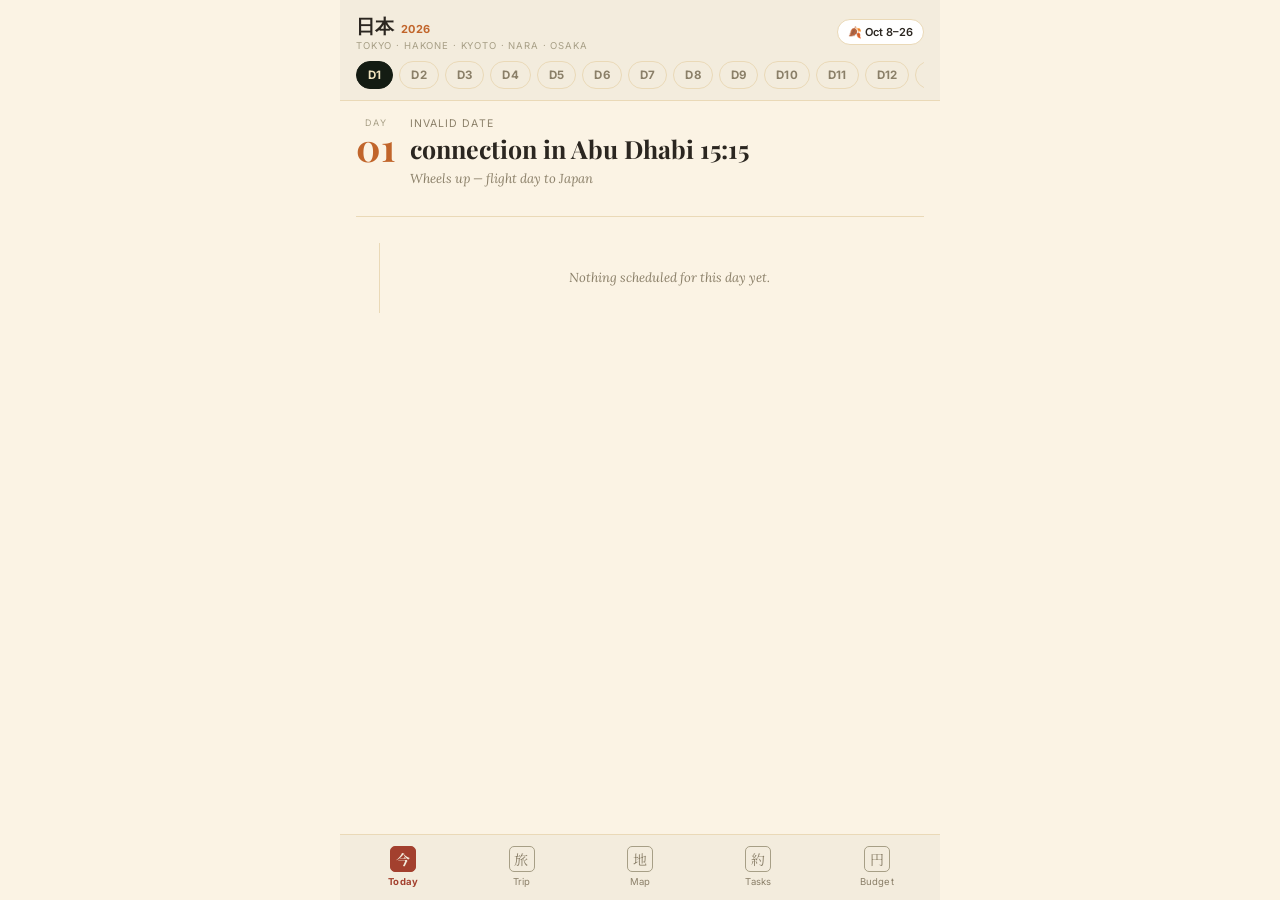
<file: index.html>
<!DOCTYPE html>
<html lang="en" dir="ltr">
<head>
<meta charset="utf-8">
<meta name="viewport" content="width=device-width, initial-scale=1, viewport-fit=cover">
<title>Japan 2026 · Trip Journal</title>
<meta name="apple-mobile-web-app-capable" content="yes">
<meta name="apple-mobile-web-app-status-bar-style" content="default">
<meta name="apple-mobile-web-app-title" content="Japan 2026">
<meta name="theme-color" content="#141C13">
<link rel="preconnect" href="https://fonts.googleapis.com">
<link href="https://fonts.googleapis.com/css2?family=Playfair+Display:ital,wght@0,600;0,700;1,500;1,600&family=Lora:ital,wght@0,400;0,500;0,600;1,400&family=Inter:wght@400;500;600;700&family=Noto+Serif+JP:wght@500;700&display=swap" rel="stylesheet">
<style>
/* required styles */

.leaflet-pane,
.leaflet-tile,
.leaflet-marker-icon,
.leaflet-marker-shadow,
.leaflet-tile-container,
.leaflet-pane > svg,
.leaflet-pane > canvas,
.leaflet-zoom-box,
.leaflet-image-layer,
.leaflet-layer {
	position: absolute;
	left: 0;
	top: 0;
	}
.leaflet-container {
	overflow: hidden;
	}
.leaflet-tile,
.leaflet-marker-icon,
.leaflet-marker-shadow {
	-webkit-user-select: none;
	   -moz-user-select: none;
	        user-select: none;
	  -webkit-user-drag: none;
	}
/* Prevents IE11 from highlighting tiles in blue */
.leaflet-tile::selection {
	background: transparent;
}
/* Safari renders non-retina tile on retina better with this, but Chrome is worse */
.leaflet-safari .leaflet-tile {
	image-rendering: -webkit-optimize-contrast;
	}
/* hack that prevents hw layers "stretching" when loading new tiles */
.leaflet-safari .leaflet-tile-container {
	width: 1600px;
	height: 1600px;
	-webkit-transform-origin: 0 0;
	}
.leaflet-marker-icon,
.leaflet-marker-shadow {
	display: block;
	}
/* .leaflet-container svg: reset svg max-width decleration shipped in Joomla! (joomla.org) 3.x */
/* .leaflet-container img: map is broken in FF if you have max-width: 100% on tiles */
.leaflet-container .leaflet-overlay-pane svg {
	max-width: none !important;
	max-height: none !important;
	}
.leaflet-container .leaflet-marker-pane img,
.leaflet-container .leaflet-shadow-pane img,
.leaflet-container .leaflet-tile-pane img,
.leaflet-container img.leaflet-image-layer,
.leaflet-container .leaflet-tile {
	max-width: none !important;
	max-height: none !important;
	width: auto;
	padding: 0;
	}

.leaflet-container img.leaflet-tile {
	/* See: https://bugs.chromium.org/p/chromium/issues/detail?id=600120 */
	mix-blend-mode: plus-lighter;
}

.leaflet-container.leaflet-touch-zoom {
	-ms-touch-action: pan-x pan-y;
	touch-action: pan-x pan-y;
	}
.leaflet-container.leaflet-touch-drag {
	-ms-touch-action: pinch-zoom;
	/* Fallback for FF which doesn't support pinch-zoom */
	touch-action: none;
	touch-action: pinch-zoom;
}
.leaflet-container.leaflet-touch-drag.leaflet-touch-zoom {
	-ms-touch-action: none;
	touch-action: none;
}
.leaflet-container {
	-webkit-tap-highlight-color: transparent;
}
.leaflet-container a {
	-webkit-tap-highlight-color: rgba(51, 181, 229, 0.4);
}
.leaflet-tile {
	filter: inherit;
	visibility: hidden;
	}
.leaflet-tile-loaded {
	visibility: inherit;
	}
.leaflet-zoom-box {
	width: 0;
	height: 0;
	-moz-box-sizing: border-box;
	     box-sizing: border-box;
	z-index: 800;
	}
/* workaround for https://bugzilla.mozilla.org/show_bug.cgi?id=888319 */
.leaflet-overlay-pane svg {
	-moz-user-select: none;
	}

.leaflet-pane         { z-index: 400; }

.leaflet-tile-pane    { z-index: 200; }
.leaflet-overlay-pane { z-index: 400; }
.leaflet-shadow-pane  { z-index: 500; }
.leaflet-marker-pane  { z-index: 600; }
.leaflet-tooltip-pane   { z-index: 650; }
.leaflet-popup-pane   { z-index: 700; }

.leaflet-map-pane canvas { z-index: 100; }
.leaflet-map-pane svg    { z-index: 200; }

.leaflet-vml-shape {
	width: 1px;
	height: 1px;
	}
.lvml {
	behavior: url(#default#VML);
	display: inline-block;
	position: absolute;
	}


/* control positioning */

.leaflet-control {
	position: relative;
	z-index: 800;
	pointer-events: visiblePainted; /* IE 9-10 doesn't have auto */
	pointer-events: auto;
	}
.leaflet-top,
.leaflet-bottom {
	position: absolute;
	z-index: 1000;
	pointer-events: none;
	}
.leaflet-top {
	top: 0;
	}
.leaflet-right {
	right: 0;
	}
.leaflet-bottom {
	bottom: 0;
	}
.leaflet-left {
	left: 0;
	}
.leaflet-control {
	float: left;
	clear: both;
	}
.leaflet-right .leaflet-control {
	float: right;
	}
.leaflet-top .leaflet-control {
	margin-top: 10px;
	}
.leaflet-bottom .leaflet-control {
	margin-bottom: 10px;
	}
.leaflet-left .leaflet-control {
	margin-left: 10px;
	}
.leaflet-right .leaflet-control {
	margin-right: 10px;
	}


/* zoom and fade animations */

.leaflet-fade-anim .leaflet-popup {
	opacity: 0;
	-webkit-transition: opacity 0.2s linear;
	   -moz-transition: opacity 0.2s linear;
	        transition: opacity 0.2s linear;
	}
.leaflet-fade-anim .leaflet-map-pane .leaflet-popup {
	opacity: 1;
	}
.leaflet-zoom-animated {
	-webkit-transform-origin: 0 0;
	    -ms-transform-origin: 0 0;
	        transform-origin: 0 0;
	}
svg.leaflet-zoom-animated {
	will-change: transform;
}

.leaflet-zoom-anim .leaflet-zoom-animated {
	-webkit-transition: -webkit-transform 0.25s cubic-bezier(0,0,0.25,1);
	   -moz-transition:    -moz-transform 0.25s cubic-bezier(0,0,0.25,1);
	        transition:         transform 0.25s cubic-bezier(0,0,0.25,1);
	}
.leaflet-zoom-anim .leaflet-tile,
.leaflet-pan-anim .leaflet-tile {
	-webkit-transition: none;
	   -moz-transition: none;
	        transition: none;
	}

.leaflet-zoom-anim .leaflet-zoom-hide {
	visibility: hidden;
	}


/* cursors */

.leaflet-interactive {
	cursor: pointer;
	}
.leaflet-grab {
	cursor: -webkit-grab;
	cursor:    -moz-grab;
	cursor:         grab;
	}
.leaflet-crosshair,
.leaflet-crosshair .leaflet-interactive {
	cursor: crosshair;
	}
.leaflet-popup-pane,
.leaflet-control {
	cursor: auto;
	}
.leaflet-dragging .leaflet-grab,
.leaflet-dragging .leaflet-grab .leaflet-interactive,
.leaflet-dragging .leaflet-marker-draggable {
	cursor: move;
	cursor: -webkit-grabbing;
	cursor:    -moz-grabbing;
	cursor:         grabbing;
	}

/* marker & overlays interactivity */
.leaflet-marker-icon,
.leaflet-marker-shadow,
.leaflet-image-layer,
.leaflet-pane > svg path,
.leaflet-tile-container {
	pointer-events: none;
	}

.leaflet-marker-icon.leaflet-interactive,
.leaflet-image-layer.leaflet-interactive,
.leaflet-pane > svg path.leaflet-interactive,
svg.leaflet-image-layer.leaflet-interactive path {
	pointer-events: visiblePainted; /* IE 9-10 doesn't have auto */
	pointer-events: auto;
	}

/* visual tweaks */

.leaflet-container {
	background: #ddd;
	outline-offset: 1px;
	}
.leaflet-container a {
	color: #0078A8;
	}
.leaflet-zoom-box {
	border: 2px dotted #38f;
	background: rgba(255,255,255,0.5);
	}


/* general typography */
.leaflet-container {
	font-family: "Helvetica Neue", Arial, Helvetica, sans-serif;
	font-size: 12px;
	font-size: 0.75rem;
	line-height: 1.5;
	}


/* general toolbar styles */

.leaflet-bar {
	box-shadow: 0 1px 5px rgba(0,0,0,0.65);
	border-radius: 4px;
	}
.leaflet-bar a {
	background-color: #fff;
	border-bottom: 1px solid #ccc;
	width: 26px;
	height: 26px;
	line-height: 26px;
	display: block;
	text-align: center;
	text-decoration: none;
	color: black;
	}
.leaflet-bar a,
.leaflet-control-layers-toggle {
	background-position: 50% 50%;
	background-repeat: no-repeat;
	display: block;
	}
.leaflet-bar a:hover,
.leaflet-bar a:focus {
	background-color: #f4f4f4;
	}
.leaflet-bar a:first-child {
	border-top-left-radius: 4px;
	border-top-right-radius: 4px;
	}
.leaflet-bar a:last-child {
	border-bottom-left-radius: 4px;
	border-bottom-right-radius: 4px;
	border-bottom: none;
	}
.leaflet-bar a.leaflet-disabled {
	cursor: default;
	background-color: #f4f4f4;
	color: #bbb;
	}

.leaflet-touch .leaflet-bar a {
	width: 30px;
	height: 30px;
	line-height: 30px;
	}
.leaflet-touch .leaflet-bar a:first-child {
	border-top-left-radius: 2px;
	border-top-right-radius: 2px;
	}
.leaflet-touch .leaflet-bar a:last-child {
	border-bottom-left-radius: 2px;
	border-bottom-right-radius: 2px;
	}

/* zoom control */

.leaflet-control-zoom-in,
.leaflet-control-zoom-out {
	font: bold 18px 'Lucida Console', Monaco, monospace;
	text-indent: 1px;
	}

.leaflet-touch .leaflet-control-zoom-in, .leaflet-touch .leaflet-control-zoom-out  {
	font-size: 22px;
	}


/* layers control */

.leaflet-control-layers {
	box-shadow: 0 1px 5px rgba(0,0,0,0.4);
	background: #fff;
	border-radius: 5px;
	}
.leaflet-control-layers-toggle {
	background-image: url(images/layers.png);
	width: 36px;
	height: 36px;
	}
.leaflet-retina .leaflet-control-layers-toggle {
	background-image: url(images/layers-2x.png);
	background-size: 26px 26px;
	}
.leaflet-touch .leaflet-control-layers-toggle {
	width: 44px;
	height: 44px;
	}
.leaflet-control-layers .leaflet-control-layers-list,
.leaflet-control-layers-expanded .leaflet-control-layers-toggle {
	display: none;
	}
.leaflet-control-layers-expanded .leaflet-control-layers-list {
	display: block;
	position: relative;
	}
.leaflet-control-layers-expanded {
	padding: 6px 10px 6px 6px;
	color: #333;
	background: #fff;
	}
.leaflet-control-layers-scrollbar {
	overflow-y: scroll;
	overflow-x: hidden;
	padding-right: 5px;
	}
.leaflet-control-layers-selector {
	margin-top: 2px;
	position: relative;
	top: 1px;
	}
.leaflet-control-layers label {
	display: block;
	font-size: 13px;
	font-size: 1.08333em;
	}
.leaflet-control-layers-separator {
	height: 0;
	border-top: 1px solid #ddd;
	margin: 5px -10px 5px -6px;
	}

/* Default icon URLs */
.leaflet-default-icon-path { /* used only in path-guessing heuristic, see L.Icon.Default */
	background-image: url(images/marker-icon.png);
	}


/* attribution and scale controls */

.leaflet-container .leaflet-control-attribution {
	background: #fff;
	background: rgba(255, 255, 255, 0.8);
	margin: 0;
	}
.leaflet-control-attribution,
.leaflet-control-scale-line {
	padding: 0 5px;
	color: #333;
	line-height: 1.4;
	}
.leaflet-control-attribution a {
	text-decoration: none;
	}
.leaflet-control-attribution a:hover,
.leaflet-control-attribution a:focus {
	text-decoration: underline;
	}
.leaflet-attribution-flag {
	display: inline !important;
	vertical-align: baseline !important;
	width: 1em;
	height: 0.6669em;
	}
.leaflet-left .leaflet-control-scale {
	margin-left: 5px;
	}
.leaflet-bottom .leaflet-control-scale {
	margin-bottom: 5px;
	}
.leaflet-control-scale-line {
	border: 2px solid #777;
	border-top: none;
	line-height: 1.1;
	padding: 2px 5px 1px;
	white-space: nowrap;
	-moz-box-sizing: border-box;
	     box-sizing: border-box;
	background: rgba(255, 255, 255, 0.8);
	text-shadow: 1px 1px #fff;
	}
.leaflet-control-scale-line:not(:first-child) {
	border-top: 2px solid #777;
	border-bottom: none;
	margin-top: -2px;
	}
.leaflet-control-scale-line:not(:first-child):not(:last-child) {
	border-bottom: 2px solid #777;
	}

.leaflet-touch .leaflet-control-attribution,
.leaflet-touch .leaflet-control-layers,
.leaflet-touch .leaflet-bar {
	box-shadow: none;
	}
.leaflet-touch .leaflet-control-layers,
.leaflet-touch .leaflet-bar {
	border: 2px solid rgba(0,0,0,0.2);
	background-clip: padding-box;
	}


/* popup */

.leaflet-popup {
	position: absolute;
	text-align: center;
	margin-bottom: 20px;
	}
.leaflet-popup-content-wrapper {
	padding: 1px;
	text-align: left;
	border-radius: 12px;
	}
.leaflet-popup-content {
	margin: 13px 24px 13px 20px;
	line-height: 1.3;
	font-size: 13px;
	font-size: 1.08333em;
	min-height: 1px;
	}
.leaflet-popup-content p {
	margin: 17px 0;
	margin: 1.3em 0;
	}
.leaflet-popup-tip-container {
	width: 40px;
	height: 20px;
	position: absolute;
	left: 50%;
	margin-top: -1px;
	margin-left: -20px;
	overflow: hidden;
	pointer-events: none;
	}
.leaflet-popup-tip {
	width: 17px;
	height: 17px;
	padding: 1px;

	margin: -10px auto 0;
	pointer-events: auto;

	-webkit-transform: rotate(45deg);
	   -moz-transform: rotate(45deg);
	    -ms-transform: rotate(45deg);
	        transform: rotate(45deg);
	}
.leaflet-popup-content-wrapper,
.leaflet-popup-tip {
	background: white;
	color: #333;
	box-shadow: 0 3px 14px rgba(0,0,0,0.4);
	}
.leaflet-container a.leaflet-popup-close-button {
	position: absolute;
	top: 0;
	right: 0;
	border: none;
	text-align: center;
	width: 24px;
	height: 24px;
	font: 16px/24px Tahoma, Verdana, sans-serif;
	color: #757575;
	text-decoration: none;
	background: transparent;
	}
.leaflet-container a.leaflet-popup-close-button:hover,
.leaflet-container a.leaflet-popup-close-button:focus {
	color: #585858;
	}
.leaflet-popup-scrolled {
	overflow: auto;
	}

.leaflet-oldie .leaflet-popup-content-wrapper {
	-ms-zoom: 1;
	}
.leaflet-oldie .leaflet-popup-tip {
	width: 24px;
	margin: 0 auto;

	-ms-filter: "progid:DXImageTransform.Microsoft.Matrix(M11=0.70710678, M12=0.70710678, M21=-0.70710678, M22=0.70710678)";
	filter: progid:DXImageTransform.Microsoft.Matrix(M11=0.70710678, M12=0.70710678, M21=-0.70710678, M22=0.70710678);
	}

.leaflet-oldie .leaflet-control-zoom,
.leaflet-oldie .leaflet-control-layers,
.leaflet-oldie .leaflet-popup-content-wrapper,
.leaflet-oldie .leaflet-popup-tip {
	border: 1px solid #999;
	}


/* div icon */

.leaflet-div-icon {
	background: #fff;
	border: 1px solid #666;
	}


/* Tooltip */
/* Base styles for the element that has a tooltip */
.leaflet-tooltip {
	position: absolute;
	padding: 6px;
	background-color: #fff;
	border: 1px solid #fff;
	border-radius: 3px;
	color: #222;
	white-space: nowrap;
	-webkit-user-select: none;
	-moz-user-select: none;
	-ms-user-select: none;
	user-select: none;
	pointer-events: none;
	box-shadow: 0 1px 3px rgba(0,0,0,0.4);
	}
.leaflet-tooltip.leaflet-interactive {
	cursor: pointer;
	pointer-events: auto;
	}
.leaflet-tooltip-top:before,
.leaflet-tooltip-bottom:before,
.leaflet-tooltip-left:before,
.leaflet-tooltip-right:before {
	position: absolute;
	pointer-events: none;
	border: 6px solid transparent;
	background: transparent;
	content: "";
	}

/* Directions */

.leaflet-tooltip-bottom {
	margin-top: 6px;
}
.leaflet-tooltip-top {
	margin-top: -6px;
}
.leaflet-tooltip-bottom:before,
.leaflet-tooltip-top:before {
	left: 50%;
	margin-left: -6px;
	}
.leaflet-tooltip-top:before {
	bottom: 0;
	margin-bottom: -12px;
	border-top-color: #fff;
	}
.leaflet-tooltip-bottom:before {
	top: 0;
	margin-top: -12px;
	margin-left: -6px;
	border-bottom-color: #fff;
	}
.leaflet-tooltip-left {
	margin-left: -6px;
}
.leaflet-tooltip-right {
	margin-left: 6px;
}
.leaflet-tooltip-left:before,
.leaflet-tooltip-right:before {
	top: 50%;
	margin-top: -6px;
	}
.leaflet-tooltip-left:before {
	right: 0;
	margin-right: -12px;
	border-left-color: #fff;
	}
.leaflet-tooltip-right:before {
	left: 0;
	margin-left: -12px;
	border-right-color: #fff;
	}

/* Printing */

@media print {
	/* Prevent printers from removing background-images of controls. */
	.leaflet-control {
		-webkit-print-color-adjust: exact;
		print-color-adjust: exact;
		}
	}

</style>
<style>
:root{
  --paper:#FBF3E4;
  --paper-line:#EAD9B7;
  --card:#FFFCF4;
  --ink:#2B2620;
  --muted:#8A7F68;
  --muted-2:#A79F86;
  --hero-1:#141C13;
  --hero-2:#212E1F;
  --cream:#F3ECDD;
  --gold:#D4A83C;
  --gold-deep:#B4872A;
  --gold-soft:#F1E4BE;
  --rust:#C1652B;
  --rust-deep:#A3402E;
  --rust-soft:#F3DDCB;
  --sage:#56705B;
  --sage-soft:#E2E8DC;
  --plum:#7C5980;
  --slate:#5B6B7A;
  --navy:#3B4A63;
  --blue-soft:#E7EEF5;
  --blue-text:#3E5C76;
  --teal:#2F7A6E;
  --teal-soft:#DFF0EC;
  --plum-soft:#EFE3EE;
  --navy-soft:#E3E7EE;
  --slate-soft:#EAEEF1;
  --shadow:0 1px 2px rgba(43,38,32,.05), 0 8px 20px rgba(43,38,32,.06);
  --radius:6px;
}
*{box-sizing:border-box}
html,body{margin:0;padding:0;width:100%;max-width:100%;overflow-x:hidden}
body{
  background:var(--paper);
  color:var(--ink);
  font-family:'Lora','Noto Serif JP',serif;
  -webkit-font-smoothing:antialiased;
}
.app{max-width:600px;margin:0 auto;min-height:100vh;background:var(--paper);display:flex;flex-direction:column;position:relative}

/* ---------- top bar ---------- */
header.top{
  position:sticky;top:0;z-index:30;
  background:var(--cream);
  border-bottom:1px solid var(--paper-line);
  padding:12px 16px 0;
}
.brandrow{display:flex;align-items:center;justify-content:space-between;gap:10px;padding-bottom:10px}
.brand{display:flex;align-items:baseline;gap:7px}
.brand .jp{font-family:'Playfair Display',serif;font-size:19px;font-weight:700;color:var(--ink)}
.brand .yr{font-family:'Inter',sans-serif;font-size:11px;font-weight:700;color:var(--rust);letter-spacing:.04em}
.brand-sub{font-family:'Inter',sans-serif;font-size:9.5px;letter-spacing:.09em;text-transform:uppercase;color:var(--muted-2)}
.weatherpill{
  font-family:'Inter',sans-serif;font-size:11px;font-weight:600;color:var(--ink);
  background:#fff;border:1px solid var(--paper-line);padding:5px 10px;border-radius:20px;
  display:flex;align-items:center;gap:5px;white-space:nowrap;
}

/* day chip scroller */
.daychips{
  display:flex;gap:6px;overflow-x:auto;padding:0 0 11px;scrollbar-width:none;
}
.daychips::-webkit-scrollbar{display:none}
.daychip{
  flex-shrink:0;font-family:'Inter',sans-serif;font-size:11.5px;font-weight:700;
  color:var(--muted);background:transparent;border:1px solid var(--paper-line);
  padding:6px 11px;border-radius:20px;cursor:pointer;letter-spacing:.02em;
}
.daychip.active{background:var(--hero-1);color:var(--gold-soft);border-color:var(--hero-1)}

/* ---------- bottom nav (hanko style) ---------- */
nav.tabs{
  position:sticky;bottom:0;z-index:30;
  display:grid;grid-template-columns:repeat(5,1fr);
  background:var(--cream);
  border-top:1px solid var(--paper-line);
  padding:6px 4px 8px;
}
nav.tabs button{
  appearance:none;border:none;background:none;
  display:flex;flex-direction:column;align-items:center;gap:4px;
  padding:5px 2px;font-family:'Inter',sans-serif;font-size:9.5px;color:var(--muted);
  cursor:pointer;letter-spacing:.02em;
}
nav.tabs button .seal{
  width:26px;height:26px;border-radius:5px;border:1.5px solid var(--muted-2);
  display:flex;align-items:center;justify-content:center;
  font-family:'Noto Serif JP','Shippori Mincho',serif;font-size:14px;color:var(--muted);
  transition:all .15s;
}
nav.tabs button.active{color:var(--rust-deep);font-weight:700}
nav.tabs button.active .seal{background:var(--rust-deep);border-color:var(--rust-deep);color:var(--cream)}

/* ---------- content ---------- */
main{flex:1;padding:16px 16px 22px;min-height:60vh}
.view{display:none}
.view.active{display:block}

.section-title{
  font-family:'Playfair Display',serif;
  font-size:19px;font-weight:700;
  margin:2px 0 14px;color:var(--ink);
  display:flex;align-items:baseline;justify-content:space-between;gap:8px;
}
.section-title .kanji{color:var(--rust);font-family:'Noto Serif JP',serif;font-size:16px;margin-right:6px}
.section-title small{font-family:'Inter',sans-serif;font-size:11px;color:var(--muted);font-weight:500}

/* ---------- hero (trip cover) ---------- */
.hero{
  position:relative;overflow:hidden;border-radius:10px;margin-bottom:20px;
  background:radial-gradient(ellipse at 20% 15%, #263420 0%, var(--hero-1) 60%);
  color:var(--cream);padding:30px 20px 24px;text-align:center;
  box-shadow:var(--shadow);
}
.hero::before{
  content:"日本";position:absolute;inset:0;display:flex;align-items:center;justify-content:center;
  font-family:'Noto Serif JP',serif;font-size:180px;color:rgba(212,168,60,.06);font-weight:700;
  pointer-events:none;
}
.hero-eyebrow{
  display:inline-block;font-family:'Inter',sans-serif;font-size:10px;letter-spacing:.12em;
  color:var(--gold);border:1px solid rgba(212,168,60,.4);padding:5px 13px;border-radius:20px;margin-bottom:16px;
  position:relative;
}
.hero h2{
  font-family:'Playfair Display',serif;font-weight:700;font-size:34px;margin:0;line-height:1.05;
  position:relative;color:#F5EFDF;
}
.hero .script{
  display:block;font-family:'Playfair Display',serif;font-style:italic;font-weight:500;
  color:var(--gold);font-size:30px;margin-top:2px;
}
.hero .season{
  font-family:'Inter',sans-serif;letter-spacing:.14em;font-size:11px;color:#B9C2AE;
  margin:14px 0 4px;text-transform:uppercase;position:relative;
}
.hero .route{
  font-family:'Inter',sans-serif;font-size:10.5px;color:#9AA593;letter-spacing:.03em;position:relative;
}
.hero .metastrip{
  display:flex;justify-content:center;gap:22px;margin-top:18px;flex-wrap:wrap;position:relative;
}
.hero .metastrip div{text-align:center}
.hero .metastrip .l{font-family:'Inter',sans-serif;font-size:8.5px;letter-spacing:.1em;color:#8f9a86;text-transform:uppercase}
.hero .metastrip .v{font-family:'Lora',serif;font-size:13px;color:#F0E9D8;margin-top:2px}

/* ---------- day header ---------- */
.day-head{
  margin-bottom:18px;padding-bottom:16px;
  border-bottom:1px solid var(--paper-line);position:relative;
}
.day-head .head-row{display:flex;align-items:flex-start;gap:14px}
.day-head .num-block{text-align:center;flex-shrink:0}
.day-head .num-block .lab{font-family:'Inter',sans-serif;font-size:9px;letter-spacing:.14em;color:var(--muted-2);text-transform:uppercase}
.day-head .num-block .num{font-family:'Playfair Display',serif;font-size:38px;font-weight:700;color:var(--rust);line-height:1}
.day-head .info{flex:1;min-width:0}
.day-head .dateline{font-family:'Inter',sans-serif;font-size:10.5px;letter-spacing:.1em;text-transform:uppercase;color:var(--muted)}
.day-head .city{font-family:'Playfair Display',serif;font-size:25px;font-weight:700;margin:2px 0 0;color:var(--ink)}
.day-head .city .kanji{font-family:'Noto Serif JP',serif;font-weight:500;color:var(--muted-2);font-size:17px;margin-left:8px}
.day-head .tagline{font-family:'Lora',serif;font-style:italic;font-size:13px;color:var(--muted);margin-top:5px}

.wx-detail{
  display:flex;align-items:center;gap:12px;background:var(--cream);border:1px solid var(--paper-line);
  border-radius:var(--radius);padding:10px 14px;margin-top:12px;
}
.wx-detail.wx-loading{color:var(--muted);font-family:'Lora',serif;font-style:italic;font-size:12.5px;justify-content:center}
.wx-detail .wx-icon{font-size:26px;line-height:1;flex-shrink:0}
.wx-detail .wx-body{flex:1;min-width:0}
.wx-detail .wx-temps{font-family:'Playfair Display',serif;font-size:17px;color:var(--ink)}
.wx-detail .wx-temps .lo{color:var(--muted);font-family:'Inter',sans-serif;font-size:13px}
.wx-detail .wx-temps .wx-cond{font-family:'Inter',sans-serif;font-size:11.5px;color:var(--rust-deep);font-weight:600;margin-left:8px}
.wx-detail .wx-src{font-family:'Inter',sans-serif;font-size:10px;color:var(--muted-2);letter-spacing:.02em;margin-top:2px}

#dayMapWrap{margin-top:12px;border:1px solid var(--paper-line);border-radius:var(--radius);overflow:hidden}
#dayMap{height:260px;width:100%;background:var(--card)}
.daypin{
  width:24px;height:24px;border-radius:50% 50% 50% 0;transform:rotate(-45deg);
  display:flex;align-items:center;justify-content:center;color:#fff;font-family:'Inter',sans-serif;
  font-size:10.5px;font-weight:700;border:2px solid #FFFCF4;box-shadow:0 1px 4px rgba(0,0,0,.3);
}
.daypin span{transform:rotate(45deg);line-height:1}
.daymap-legend{
  display:flex;flex-wrap:wrap;gap:12px;padding:8px 12px;background:var(--card);
  border-top:1px solid var(--paper-line);font-family:'Inter',sans-serif;font-size:10px;color:var(--muted);
}
.daymap-legend span{display:inline-flex;align-items:center;gap:5px}
.daymap-legend i{display:inline-block;flex-shrink:0}
.daymap-legend .lg-line{width:14px;height:0;border-top:2px dotted #3E5C76}
.daymap-legend .lg-num{width:9px;height:9px;border-radius:50% 50% 50% 0;transform:rotate(-45deg);background:var(--sage)}
.daymap-legend .lg-dot{width:7px;height:7px;border-radius:50%;background:var(--gold-deep);border:1px solid #fff}
.daymap-link{
  display:block;text-align:center;padding:9px 12px;font-family:'Inter',sans-serif;font-size:11.5px;
  font-weight:600;color:var(--ink);background:var(--cream);border-top:1px solid var(--paper-line);
  text-decoration:none;
}
.leaflet-popup-content{font-family:'Inter',sans-serif;font-size:11.5px;line-height:1.5;margin:9px 12px}
.leaflet-container a.leaflet-popup-close-button{padding:5px 5px 0 0}

/* ---------- timeline ---------- */
.timeline{position:relative;padding-left:58px}
.timeline::before{
  content:"";position:absolute;left:23px;top:8px;bottom:8px;width:1px;background:var(--paper-line);
}
.stop{position:relative;margin-bottom:15px}
.stop .dot{position:absolute;left:-58px;top:1px;width:46px;text-align:right;font-family:'Inter',sans-serif;font-size:10.5px;font-weight:700;color:var(--muted);line-height:1.3}
.stop .dot .est-mark{color:var(--muted-2);font-weight:400;margin-right:1px}
.stop .dot::after{
  content:"";position:absolute;right:-19px;top:2px;width:10px;height:10px;border-radius:50%;
  background:var(--paper);border:2px solid var(--rust);
}
.stop .card{
  background:var(--card);border:1px solid var(--paper-line);border-left:4px solid var(--rust-deep);border-radius:var(--radius);
  padding:13px 14px 13px 16px;box-shadow:var(--shadow);
}
.stop.type-flight .card{border-left-color:var(--navy);background:var(--navy-soft)}
.stop.type-flight .dot::after{border-color:var(--navy)}
.stop.type-drive .card{border-left-color:var(--slate);background:var(--slate-soft)}
.stop.type-drive .dot::after{border-color:var(--slate)}
.stop.type-stay .card{border-left-color:var(--gold-deep);background:var(--gold-soft)}
.stop.type-stay .dot::after{border-color:var(--gold-deep)}
.stop.type-bar .card{border-left-color:var(--plum);background:var(--plum-soft)}
.stop.type-bar .dot::after{border-color:var(--plum)}
.stop.type-meal .card{border-left-color:var(--rust-deep);background:var(--rust-soft)}
.stop.type-meal .dot::after{border-color:var(--rust-deep)}
.stop.type-shopping .card{border-left-color:var(--teal);background:var(--teal-soft)}
.stop.type-shopping .dot::after{border-color:var(--teal)}
.stop.type-activity .card{border-left-color:var(--sage);background:var(--sage-soft)}
.stop.type-activity .dot::after{border-color:var(--sage)}
.stop .cityline{font-family:'Inter',sans-serif;font-size:10px;color:var(--rust);font-weight:700;letter-spacing:.05em;text-transform:uppercase;margin-bottom:6px;display:flex;align-items:center;gap:5px}
.tag{
  display:inline-flex;align-items:center;gap:5px;font-family:'Inter',sans-serif;font-size:10px;
  font-weight:700;letter-spacing:.05em;text-transform:uppercase;margin-bottom:6px;
}
.tag svg{width:14px;height:14px;flex-shrink:0}
.tag.hotel{color:var(--gold-deep)}
.tag.activity{color:var(--sage)}
.tag.food{color:var(--rust-deep)}
.tag.bar{color:var(--plum)}
.tag.drive{color:var(--slate)}
.tag.flight{color:var(--navy)}
.tag.shopping{color:var(--teal)}
.stop .title{font-family:'Lora',serif;font-size:15.5px;font-weight:500;line-height:1.42;margin:0 0 7px;color:var(--ink)}
.stop .meta{font-family:'Inter',sans-serif;font-size:11.5px;color:var(--muted);margin-bottom:8px;line-height:1.55}
.stop .meta b{color:var(--ink);font-weight:600}
.stop .desc{
  font-family:'Lora',serif;font-size:12.5px;line-height:1.6;color:var(--ink);opacity:.78;
  margin:0 0 8px;
}
.stop .tip{
  display:flex;gap:6px;font-family:'Lora',serif;font-style:italic;font-size:11.5px;color:var(--sage);
  background:rgba(255,255,255,.5);border-radius:4px;padding:6px 9px;margin-bottom:8px;line-height:1.5;
}
.stop .tip b{font-style:normal;font-family:'Inter',sans-serif;font-size:9.5px;text-transform:uppercase;letter-spacing:.04em;color:var(--sage);flex-shrink:0}
.stop .actions{display:flex;flex-wrap:wrap;gap:6px}
.chip{
  display:inline-flex;align-items:center;gap:4px;font-family:'Inter',sans-serif;font-size:10.5px;font-weight:600;
  padding:6px 10px;border-radius:20px;border:1px solid transparent;color:var(--blue-text);text-decoration:none;
  background:var(--blue-soft);
}
.chip.gold{background:var(--gold-soft);color:var(--gold-deep)}
.badge{display:inline-block;font-family:'Inter',sans-serif;font-size:9.5px;font-weight:700;padding:3px 8px;border-radius:20px;letter-spacing:.03em;text-transform:uppercase;margin-left:6px}
.badge.booked{background:var(--sage-soft);color:var(--sage)}
.badge.pending{background:var(--rust-soft);color:var(--rust-deep)}

/* ---------- trip full list ---------- */
.trip-day{border:1px solid var(--paper-line);border-radius:var(--radius);margin-bottom:9px;background:var(--card);overflow:hidden}
.trip-day summary{list-style:none;cursor:pointer;padding:12px 14px;display:flex;justify-content:space-between;align-items:center;gap:8px}
.trip-day summary::-webkit-details-marker{display:none}
.trip-day summary .l{display:flex;flex-direction:column;gap:2px}
.trip-day summary .dnum{font-family:'Playfair Display',serif;font-size:14.5px;color:var(--ink);font-weight:700}
.trip-day summary .city{font-family:'Inter',sans-serif;font-size:10.5px;color:var(--muted);letter-spacing:.02em}
.trip-day summary .wx{font-family:'Inter',sans-serif;font-size:11px;color:var(--muted);white-space:nowrap}
.trip-day summary .chev{color:var(--muted);transition:transform .15s;flex-shrink:0}
.trip-day[open] summary .chev{transform:rotate(90deg)}
.trip-day .events{border-top:1px solid var(--paper-line);padding:9px 14px 11px}
.trip-day .erow{display:flex;gap:10px;padding:6px 0;font-family:'Lora',serif;font-size:12.5px;border-bottom:1px dashed var(--paper-line)}
.trip-day .erow:last-child{border-bottom:none}
.trip-day .erow .t{width:42px;flex-shrink:0;color:var(--muted);font-weight:600;font-family:'Inter',sans-serif;font-size:11px;padding-top:1px}
.trip-day .erow .t .est{color:var(--muted-2);font-weight:400}
.open-day-btn{
  margin-top:9px;width:100%;background:none;border:1px dashed var(--paper-line);color:var(--rust-deep);
  font-family:'Inter',sans-serif;font-size:11px;font-weight:700;padding:9px;border-radius:20px;cursor:pointer;letter-spacing:.02em;
}
.trip-day .erow .a{flex:1;line-height:1.4}
.trip-day .erow .a .c{color:var(--rust);font-weight:700;font-family:'Inter',sans-serif;font-size:10px;letter-spacing:.03em;text-transform:uppercase;display:block;margin-bottom:1px}
.trip-day .erow .a .ed{display:block;font-size:11.5px;line-height:1.5;color:var(--muted);margin-top:2px}

/* ---------- map ---------- */
#mapWrap{border:1px solid var(--paper-line);border-radius:var(--radius);overflow:hidden;background:var(--card)}
#mapFrame{width:100%;height:520px;border:0;display:block;background:#dfe6ea}
.map-note{padding:12px 14px;border-top:1px solid var(--paper-line);display:flex;align-items:center;justify-content:space-between;gap:10px;flex-wrap:wrap}
.map-note p{margin:0;font-family:'Lora',serif;font-style:italic;font-size:12px;color:var(--muted)}
.btn{border:1px solid var(--hero-1);background:var(--hero-1);color:var(--cream);font-family:'Inter',sans-serif;font-size:12px;font-weight:600;padding:9px 14px;border-radius:20px;cursor:pointer;white-space:nowrap;text-decoration:none;display:inline-block}
.btn.ghost{background:#fff;color:var(--hero-1)}
.btn.small{padding:7px 11px;font-size:11px}

/* ---------- tasks ---------- */
.task-group-title{font-family:'Inter',sans-serif;font-size:11px;font-weight:700;color:var(--muted);margin:18px 0 9px;letter-spacing:.05em;text-transform:uppercase}
.task-row{display:flex;align-items:flex-start;gap:11px;background:var(--card);border:1px solid var(--paper-line);border-radius:var(--radius);padding:11px 13px;margin-bottom:7px}
.task-row input[type=checkbox]{width:18px;height:18px;margin-top:1px;accent-color:var(--rust-deep);flex-shrink:0}
.task-row .body{flex:1}
.task-row .body .a{font-family:'Lora',serif;font-size:13.5px;font-weight:500;margin-bottom:2px}
.task-row .body .d{font-family:'Inter',sans-serif;font-size:10.5px;color:var(--muted)}
.task-row.done .a{text-decoration:line-through;color:var(--muted)}
.add-row{display:flex;gap:7px;margin-top:14px}
.add-row input{flex:1;border:1px solid var(--paper-line);border-radius:20px;padding:9px 13px;font-size:12.5px;font-family:'Inter',sans-serif}

/* ---------- budget ---------- */
.budget-total{background:var(--hero-1);color:var(--cream);border-radius:var(--radius);padding:18px;margin-bottom:14px;display:flex;justify-content:center;gap:30px;flex-wrap:wrap}
.budget-total .lab{font-family:'Inter',sans-serif;font-size:9.5px;letter-spacing:.1em;color:#B9C2AE;text-transform:uppercase}
.budget-total .num{font-family:'Playfair Display',serif;font-size:26px;color:var(--gold);margin-top:2px}
.budget-cats{display:grid;grid-template-columns:1fr 1fr;gap:8px;margin-bottom:16px}
.budget-cat{background:var(--card);border:1px solid var(--paper-line);border-radius:var(--radius);padding:10px 12px}
.budget-cat .n{font-family:'Inter',sans-serif;font-size:10.5px;color:var(--muted);text-transform:uppercase;letter-spacing:.03em}
.budget-cat .v{font-family:'Lora',serif;font-size:15px;font-weight:600;color:var(--ink);margin-top:2px}
.expense-form{background:var(--card);border:1px solid var(--paper-line);border-radius:var(--radius);padding:13px;margin-bottom:14px}
.expense-form .grid{display:grid;grid-template-columns:1fr 88px;gap:7px;margin-bottom:7px}
.expense-form select,.expense-form input{border:1px solid var(--paper-line);border-radius:20px;padding:9px 12px;font-size:12.5px;font-family:'Inter',sans-serif;width:100%}
.expense-row{display:flex;justify-content:space-between;align-items:center;background:var(--card);border:1px solid var(--paper-line);border-radius:var(--radius);padding:10px 13px;margin-bottom:6px;font-family:'Lora',serif;font-size:12.5px}
.expense-row .cat{font-family:'Inter',sans-serif;font-size:9.5px;color:var(--rust);font-weight:700;text-transform:uppercase;letter-spacing:.03em;display:block}
.expense-row .amt{font-weight:700;color:var(--ink);font-family:'Inter',sans-serif}
.expense-row .del{color:var(--muted);font-size:16px;background:none;border:none;cursor:pointer;padding:0 4px}

.empty{text-align:center;color:var(--muted);font-family:'Lora',serif;font-style:italic;font-size:13px;padding:32px 10px;line-height:1.7}
::selection{background:var(--gold-soft)}

</style>
</head>
<body>
<div class="app">

  <header class="top">
    <div class="brandrow">
      <div class="brand-wrap">
        <div class="brand"><span class="jp">日本</span><span class="yr">2026</span></div>
        <div class="brand-sub">Tokyo · Hakone · Kyoto · Nara · Osaka</div>
      </div>
      <div class="weatherpill" id="headerWx">🍂 Oct 8–26</div>
    </div>
    <div class="daychips" id="dayChips"></div>
  </header>

  <main>

    <section class="view active" id="view-today">
      <div class="day-head" id="dayHead"></div>
      <div id="dayMapWrap" style="display:none"></div>
      <div class="timeline" id="timeline"></div>
    </section>

    <section class="view" id="view-trip">
      <div class="hero" id="heroBlock"></div>
      <div class="section-title"><span class="kanji">旅程</span>Full itinerary<small>19 days</small></div>
      <div id="tripList"></div>
    </section>

    <section class="view" id="view-map">
      <div class="section-title"><span class="kanji">地図</span>Map</div>
      <div id="mapWrap">
        <iframe id="mapFrame" src="https://www.google.com/maps/d/embed?mid=" loading="lazy" referrerpolicy="no-referrer-when-downgrade" allowfullscreen></iframe>
        <div class="map-note">
          <p>Your live My Maps, embedded as-is — edits you make there will show up here too.</p>
          <a class="btn small ghost" href="https://www.google.com/maps/d/viewer?mid=&usp=sharing" target="_blank" rel="noopener">Open full map ↗</a>
        </div>
      </div>
    </section>

    <section class="view" id="view-tasks">
      <div class="section-title"><span class="kanji">予約</span>Reservations &amp; tasks</div>
      <div id="taskList"></div>
    </section>

    <section class="view" id="view-budget">
      <div class="section-title"><span class="kanji">円</span>Budget</div>
      <div class="budget-total" id="budgetTotal"></div>
      <div class="budget-cats" id="budgetCats"></div>
      <div class="expense-form">
        <div class="grid">
          <input type="text" id="expDesc" placeholder="What was it for?">
          <input type="number" id="expAmount" placeholder="Amount" min="0" step="0.01">
        </div>
        <div class="grid">
          <select id="expCat"></select>
          <select id="expCurrency"><option>JPY</option><option>ILS</option><option>USD</option></select>
        </div>
        <button class="btn" style="width:100%" onclick="addExpense()">Add expense</button>
      </div>
      <div id="expenseList"></div>
    </section>

  </main>

  <nav class="tabs">
    <button class="active" data-view="today"><span class="seal">今</span>Today</button>
    <button data-view="trip"><span class="seal">旅</span>Trip</button>
    <button data-view="map"><span class="seal">地</span>Map</button>
    <button data-view="tasks"><span class="seal">約</span>Tasks</button>
    <button data-view="budget"><span class="seal">円</span>Budget</button>
  </nav>

</div>

<script>
/* @preserve
 * Leaflet 1.9.4, a JS library for interactive maps. https://leafletjs.com
 * (c) 2010-2023 Vladimir Agafonkin, (c) 2010-2011 CloudMade
 */
!function(t,e){"object"==typeof exports&&"undefined"!=typeof module?e(exports):"function"==typeof define&&define.amd?define(["exports"],e):e((t="undefined"!=typeof globalThis?globalThis:t||self).leaflet={})}(this,function(t){"use strict";function l(t){for(var e,i,n=1,o=arguments.length;n<o;n++)for(e in i=arguments[n])t[e]=i[e];return t}var R=Object.create||function(t){return N.prototype=t,new N};function N(){}function a(t,e){var i,n=Array.prototype.slice;return t.bind?t.bind.apply(t,n.call(arguments,1)):(i=n.call(arguments,2),function(){return t.apply(e,i.length?i.concat(n.call(arguments)):arguments)})}var D=0;function h(t){return"_leaflet_id"in t||(t._leaflet_id=++D),t._leaflet_id}function j(t,e,i){var n,o,s=function(){n=!1,o&&(r.apply(i,o),o=!1)},r=function(){n?o=arguments:(t.apply(i,arguments),setTimeout(s,e),n=!0)};return r}function H(t,e,i){var n=e[1],e=e[0],o=n-e;return t===n&&i?t:((t-e)%o+o)%o+e}function u(){return!1}function i(t,e){return!1===e?t:(e=Math.pow(10,void 0===e?6:e),Math.round(t*e)/e)}function W(t){return t.trim?t.trim():t.replace(/^\s+|\s+$/g,"")}function F(t){return W(t).split(/\s+/)}function c(t,e){for(var i in Object.prototype.hasOwnProperty.call(t,"options")||(t.options=t.options?R(t.options):{}),e)t.options[i]=e[i];return t.options}function U(t,e,i){var n,o=[];for(n in t)o.push(encodeURIComponent(i?n.toUpperCase():n)+"="+encodeURIComponent(t[n]));return(e&&-1!==e.indexOf("?")?"&":"?")+o.join("&")}var V=/\{ *([\w_ -]+) *\}/g;function q(t,i){return t.replace(V,function(t,e){e=i[e];if(void 0===e)throw new Error("No value provided for variable "+t);return e="function"==typeof e?e(i):e})}var d=Array.isArray||function(t){return"[object Array]"===Object.prototype.toString.call(t)};function G(t,e){for(var i=0;i<t.length;i++)if(t[i]===e)return i;return-1}var K="[data-uri]";function Y(t){return window["webkit"+t]||window["moz"+t]||window["ms"+t]}var X=0;function J(t){var e=+new Date,i=Math.max(0,16-(e-X));return X=e+i,window.setTimeout(t,i)}var $=window.requestAnimationFrame||Y("RequestAnimationFrame")||J,Q=window.cancelAnimationFrame||Y("CancelAnimationFrame")||Y("CancelRequestAnimationFrame")||function(t){window.clearTimeout(t)};function x(t,e,i){if(!i||$!==J)return $.call(window,a(t,e));t.call(e)}function r(t){t&&Q.call(window,t)}var tt={__proto__:null,extend:l,create:R,bind:a,get lastId(){return D},stamp:h,throttle:j,wrapNum:H,falseFn:u,formatNum:i,trim:W,splitWords:F,setOptions:c,getParamString:U,template:q,isArray:d,indexOf:G,emptyImageUrl:K,requestFn:$,cancelFn:Q,requestAnimFrame:x,cancelAnimFrame:r};function et(){}et.extend=function(t){function e(){c(this),this.initialize&&this.initialize.apply(this,arguments),this.callInitHooks()}var i,n=e.__super__=this.prototype,o=R(n);for(i in(o.constructor=e).prototype=o,this)Object.prototype.hasOwnProperty.call(this,i)&&"prototype"!==i&&"__super__"!==i&&(e[i]=this[i]);if(t.statics&&l(e,t.statics),t.includes){var s=t.includes;if("undefined"!=typeof L&&L&&L.Mixin){s=d(s)?s:[s];for(var r=0;r<s.length;r++)s[r]===L.Mixin.Events&&console.warn("Deprecated include of L.Mixin.Events: this property will be removed in future releases, please inherit from L.Evented instead.",(new Error).stack)}l.apply(null,[o].concat(t.includes))}return l(o,t),delete o.statics,delete o.includes,o.options&&(o.options=n.options?R(n.options):{},l(o.options,t.options)),o._initHooks=[],o.callInitHooks=function(){if(!this._initHooksCalled){n.callInitHooks&&n.callInitHooks.call(this),this._initHooksCalled=!0;for(var t=0,e=o._initHooks.length;t<e;t++)o._initHooks[t].call(this)}},e},et.include=function(t){var e=this.prototype.options;return l(this.prototype,t),t.options&&(this.prototype.options=e,this.mergeOptions(t.options)),this},et.mergeOptions=function(t){return l(this.prototype.options,t),this},et.addInitHook=function(t){var e=Array.prototype.slice.call(arguments,1),i="function"==typeof t?t:function(){this[t].apply(this,e)};return this.prototype._initHooks=this.prototype._initHooks||[],this.prototype._initHooks.push(i),this};var e={on:function(t,e,i){if("object"==typeof t)for(var n in t)this._on(n,t[n],e);else for(var o=0,s=(t=F(t)).length;o<s;o++)this._on(t[o],e,i);return this},off:function(t,e,i){if(arguments.length)if("object"==typeof t)for(var n in t)this._off(n,t[n],e);else{t=F(t);for(var o=1===arguments.length,s=0,r=t.length;s<r;s++)o?this._off(t[s]):this._off(t[s],e,i)}else delete this._events;return this},_on:function(t,e,i,n){"function"!=typeof e?console.warn("wrong listener type: "+typeof e):!1===this._listens(t,e,i)&&(e={fn:e,ctx:i=i===this?void 0:i},n&&(e.once=!0),this._events=this._events||{},this._events[t]=this._events[t]||[],this._events[t].push(e))},_off:function(t,e,i){var n,o,s;if(this._events&&(n=this._events[t]))if(1===arguments.length){if(this._firingCount)for(o=0,s=n.length;o<s;o++)n[o].fn=u;delete this._events[t]}else"function"!=typeof e?console.warn("wrong listener type: "+typeof e):!1!==(e=this._listens(t,e,i))&&(i=n[e],this._firingCount&&(i.fn=u,this._events[t]=n=n.slice()),n.splice(e,1))},fire:function(t,e,i){if(this.listens(t,i)){var n=l({},e,{type:t,target:this,sourceTarget:e&&e.sourceTarget||this});if(this._events){var o=this._events[t];if(o){this._firingCount=this._firingCount+1||1;for(var s=0,r=o.length;s<r;s++){var a=o[s],h=a.fn;a.once&&this.off(t,h,a.ctx),h.call(a.ctx||this,n)}this._firingCount--}}i&&this._propagateEvent(n)}return this},listens:function(t,e,i,n){"string"!=typeof t&&console.warn('"string" type argument expected');var o=e,s=("function"!=typeof e&&(n=!!e,i=o=void 0),this._events&&this._events[t]);if(s&&s.length&&!1!==this._listens(t,o,i))return!0;if(n)for(var r in this._eventParents)if(this._eventParents[r].listens(t,e,i,n))return!0;return!1},_listens:function(t,e,i){if(this._events){var n=this._events[t]||[];if(!e)return!!n.length;i===this&&(i=void 0);for(var o=0,s=n.length;o<s;o++)if(n[o].fn===e&&n[o].ctx===i)return o}return!1},once:function(t,e,i){if("object"==typeof t)for(var n in t)this._on(n,t[n],e,!0);else for(var o=0,s=(t=F(t)).length;o<s;o++)this._on(t[o],e,i,!0);return this},addEventParent:function(t){return this._eventParents=this._eventParents||{},this._eventParents[h(t)]=t,this},removeEventParent:function(t){return this._eventParents&&delete this._eventParents[h(t)],this},_propagateEvent:function(t){for(var e in this._eventParents)this._eventParents[e].fire(t.type,l({layer:t.target,propagatedFrom:t.target},t),!0)}},it=(e.addEventListener=e.on,e.removeEventListener=e.clearAllEventListeners=e.off,e.addOneTimeEventListener=e.once,e.fireEvent=e.fire,e.hasEventListeners=e.listens,et.extend(e));function p(t,e,i){this.x=i?Math.round(t):t,this.y=i?Math.round(e):e}var nt=Math.trunc||function(t){return 0<t?Math.floor(t):Math.ceil(t)};function m(t,e,i){return t instanceof p?t:d(t)?new p(t[0],t[1]):null==t?t:"object"==typeof t&&"x"in t&&"y"in t?new p(t.x,t.y):new p(t,e,i)}function f(t,e){if(t)for(var i=e?[t,e]:t,n=0,o=i.length;n<o;n++)this.extend(i[n])}function _(t,e){return!t||t instanceof f?t:new f(t,e)}function s(t,e){if(t)for(var i=e?[t,e]:t,n=0,o=i.length;n<o;n++)this.extend(i[n])}function g(t,e){return t instanceof s?t:new s(t,e)}function v(t,e,i){if(isNaN(t)||isNaN(e))throw new Error("Invalid LatLng object: ("+t+", "+e+")");this.lat=+t,this.lng=+e,void 0!==i&&(this.alt=+i)}function w(t,e,i){return t instanceof v?t:d(t)&&"object"!=typeof t[0]?3===t.length?new v(t[0],t[1],t[2]):2===t.length?new v(t[0],t[1]):null:null==t?t:"object"==typeof t&&"lat"in t?new v(t.lat,"lng"in t?t.lng:t.lon,t.alt):void 0===e?null:new v(t,e,i)}p.prototype={clone:function(){return new p(this.x,this.y)},add:function(t){return this.clone()._add(m(t))},_add:function(t){return this.x+=t.x,this.y+=t.y,this},subtract:function(t){return this.clone()._subtract(m(t))},_subtract:function(t){return this.x-=t.x,this.y-=t.y,this},divideBy:function(t){return this.clone()._divideBy(t)},_divideBy:function(t){return this.x/=t,this.y/=t,this},multiplyBy:function(t){return this.clone()._multiplyBy(t)},_multiplyBy:function(t){return this.x*=t,this.y*=t,this},scaleBy:function(t){return new p(this.x*t.x,this.y*t.y)},unscaleBy:function(t){return new p(this.x/t.x,this.y/t.y)},round:function(){return this.clone()._round()},_round:function(){return this.x=Math.round(this.x),this.y=Math.round(this.y),this},floor:function(){return this.clone()._floor()},_floor:function(){return this.x=Math.floor(this.x),this.y=Math.floor(this.y),this},ceil:function(){return this.clone()._ceil()},_ceil:function(){return this.x=Math.ceil(this.x),this.y=Math.ceil(this.y),this},trunc:function(){return this.clone()._trunc()},_trunc:function(){return this.x=nt(this.x),this.y=nt(this.y),this},distanceTo:function(t){var e=(t=m(t)).x-this.x,t=t.y-this.y;return Math.sqrt(e*e+t*t)},equals:function(t){return(t=m(t)).x===this.x&&t.y===this.y},contains:function(t){return t=m(t),Math.abs(t.x)<=Math.abs(this.x)&&Math.abs(t.y)<=Math.abs(this.y)},toString:function(){return"Point("+i(this.x)+", "+i(this.y)+")"}},f.prototype={extend:function(t){var e,i;if(t){if(t instanceof p||"number"==typeof t[0]||"x"in t)e=i=m(t);else if(e=(t=_(t)).min,i=t.max,!e||!i)return this;this.min||this.max?(this.min.x=Math.min(e.x,this.min.x),this.max.x=Math.max(i.x,this.max.x),this.min.y=Math.min(e.y,this.min.y),this.max.y=Math.max(i.y,this.max.y)):(this.min=e.clone(),this.max=i.clone())}return this},getCenter:function(t){return m((this.min.x+this.max.x)/2,(this.min.y+this.max.y)/2,t)},getBottomLeft:function(){return m(this.min.x,this.max.y)},getTopRight:function(){return m(this.max.x,this.min.y)},getTopLeft:function(){return this.min},getBottomRight:function(){return this.max},getSize:function(){return this.max.subtract(this.min)},contains:function(t){var e,i;return(t=("number"==typeof t[0]||t instanceof p?m:_)(t))instanceof f?(e=t.min,i=t.max):e=i=t,e.x>=this.min.x&&i.x<=this.max.x&&e.y>=this.min.y&&i.y<=this.max.y},intersects:function(t){t=_(t);var e=this.min,i=this.max,n=t.min,t=t.max,o=t.x>=e.x&&n.x<=i.x,t=t.y>=e.y&&n.y<=i.y;return o&&t},overlaps:function(t){t=_(t);var e=this.min,i=this.max,n=t.min,t=t.max,o=t.x>e.x&&n.x<i.x,t=t.y>e.y&&n.y<i.y;return o&&t},isValid:function(){return!(!this.min||!this.max)},pad:function(t){var e=this.min,i=this.max,n=Math.abs(e.x-i.x)*t,t=Math.abs(e.y-i.y)*t;return _(m(e.x-n,e.y-t),m(i.x+n,i.y+t))},equals:function(t){return!!t&&(t=_(t),this.min.equals(t.getTopLeft())&&this.max.equals(t.getBottomRight()))}},s.prototype={extend:function(t){var e,i,n=this._southWest,o=this._northEast;if(t instanceof v)i=e=t;else{if(!(t instanceof s))return t?this.extend(w(t)||g(t)):this;if(e=t._southWest,i=t._northEast,!e||!i)return this}return n||o?(n.lat=Math.min(e.lat,n.lat),n.lng=Math.min(e.lng,n.lng),o.lat=Math.max(i.lat,o.lat),o.lng=Math.max(i.lng,o.lng)):(this._southWest=new v(e.lat,e.lng),this._northEast=new v(i.lat,i.lng)),this},pad:function(t){var e=this._southWest,i=this._northEast,n=Math.abs(e.lat-i.lat)*t,t=Math.abs(e.lng-i.lng)*t;return new s(new v(e.lat-n,e.lng-t),new v(i.lat+n,i.lng+t))},getCenter:function(){return new v((this._southWest.lat+this._northEast.lat)/2,(this._southWest.lng+this._northEast.lng)/2)},getSouthWest:function(){return this._southWest},getNorthEast:function(){return this._northEast},getNorthWest:function(){return new v(this.getNorth(),this.getWest())},getSouthEast:function(){return new v(this.getSouth(),this.getEast())},getWest:function(){return this._southWest.lng},getSouth:function(){return this._southWest.lat},getEast:function(){return this._northEast.lng},getNorth:function(){return this._northEast.lat},contains:function(t){t=("number"==typeof t[0]||t instanceof v||"lat"in t?w:g)(t);var e,i,n=this._southWest,o=this._northEast;return t instanceof s?(e=t.getSouthWest(),i=t.getNorthEast()):e=i=t,e.lat>=n.lat&&i.lat<=o.lat&&e.lng>=n.lng&&i.lng<=o.lng},intersects:function(t){t=g(t);var e=this._southWest,i=this._northEast,n=t.getSouthWest(),t=t.getNorthEast(),o=t.lat>=e.lat&&n.lat<=i.lat,t=t.lng>=e.lng&&n.lng<=i.lng;return o&&t},overlaps:function(t){t=g(t);var e=this._southWest,i=this._northEast,n=t.getSouthWest(),t=t.getNorthEast(),o=t.lat>e.lat&&n.lat<i.lat,t=t.lng>e.lng&&n.lng<i.lng;return o&&t},toBBoxString:function(){return[this.getWest(),this.getSouth(),this.getEast(),this.getNorth()].join(",")},equals:function(t,e){return!!t&&(t=g(t),this._southWest.equals(t.getSouthWest(),e)&&this._northEast.equals(t.getNorthEast(),e))},isValid:function(){return!(!this._southWest||!this._northEast)}};var ot={latLngToPoint:function(t,e){t=this.projection.project(t),e=this.scale(e);return this.transformation._transform(t,e)},pointToLatLng:function(t,e){e=this.scale(e),t=this.transformation.untransform(t,e);return this.projection.unproject(t)},project:function(t){return this.projection.project(t)},unproject:function(t){return this.projection.unproject(t)},scale:function(t){return 256*Math.pow(2,t)},zoom:function(t){return Math.log(t/256)/Math.LN2},getProjectedBounds:function(t){var e;return this.infinite?null:(e=this.projection.bounds,t=this.scale(t),new f(this.transformation.transform(e.min,t),this.transformation.transform(e.max,t)))},infinite:!(v.prototype={equals:function(t,e){return!!t&&(t=w(t),Math.max(Math.abs(this.lat-t.lat),Math.abs(this.lng-t.lng))<=(void 0===e?1e-9:e))},toString:function(t){return"LatLng("+i(this.lat,t)+", "+i(this.lng,t)+")"},distanceTo:function(t){return st.distance(this,w(t))},wrap:function(){return st.wrapLatLng(this)},toBounds:function(t){var t=180*t/40075017,e=t/Math.cos(Math.PI/180*this.lat);return g([this.lat-t,this.lng-e],[this.lat+t,this.lng+e])},clone:function(){return new v(this.lat,this.lng,this.alt)}}),wrapLatLng:function(t){var e=this.wrapLng?H(t.lng,this.wrapLng,!0):t.lng;return new v(this.wrapLat?H(t.lat,this.wrapLat,!0):t.lat,e,t.alt)},wrapLatLngBounds:function(t){var e=t.getCenter(),i=this.wrapLatLng(e),n=e.lat-i.lat,e=e.lng-i.lng;return 0==n&&0==e?t:(i=t.getSouthWest(),t=t.getNorthEast(),new s(new v(i.lat-n,i.lng-e),new v(t.lat-n,t.lng-e)))}},st=l({},ot,{wrapLng:[-180,180],R:6371e3,distance:function(t,e){var i=Math.PI/180,n=t.lat*i,o=e.lat*i,s=Math.sin((e.lat-t.lat)*i/2),e=Math.sin((e.lng-t.lng)*i/2),t=s*s+Math.cos(n)*Math.cos(o)*e*e,i=2*Math.atan2(Math.sqrt(t),Math.sqrt(1-t));return this.R*i}}),rt=6378137,rt={R:rt,MAX_LATITUDE:85.0511287798,project:function(t){var e=Math.PI/180,i=this.MAX_LATITUDE,i=Math.max(Math.min(i,t.lat),-i),i=Math.sin(i*e);return new p(this.R*t.lng*e,this.R*Math.log((1+i)/(1-i))/2)},unproject:function(t){var e=180/Math.PI;return new v((2*Math.atan(Math.exp(t.y/this.R))-Math.PI/2)*e,t.x*e/this.R)},bounds:new f([-(rt=rt*Math.PI),-rt],[rt,rt])};function at(t,e,i,n){d(t)?(this._a=t[0],this._b=t[1],this._c=t[2],this._d=t[3]):(this._a=t,this._b=e,this._c=i,this._d=n)}function ht(t,e,i,n){return new at(t,e,i,n)}at.prototype={transform:function(t,e){return this._transform(t.clone(),e)},_transform:function(t,e){return t.x=(e=e||1)*(this._a*t.x+this._b),t.y=e*(this._c*t.y+this._d),t},untransform:function(t,e){return new p((t.x/(e=e||1)-this._b)/this._a,(t.y/e-this._d)/this._c)}};var lt=l({},st,{code:"EPSG:3857",projection:rt,transformation:ht(lt=.5/(Math.PI*rt.R),.5,-lt,.5)}),ut=l({},lt,{code:"EPSG:900913"});function ct(t){return document.createElementNS("http://www.w3.org/2000/svg",t)}function dt(t,e){for(var i,n,o,s,r="",a=0,h=t.length;a<h;a++){for(i=0,n=(o=t[a]).length;i<n;i++)r+=(i?"L":"M")+(s=o[i]).x+" "+s.y;r+=e?b.svg?"z":"x":""}return r||"M0 0"}var _t=document.documentElement.style,pt="ActiveXObject"in window,mt=pt&&!document.addEventListener,n="msLaunchUri"in navigator&&!("documentMode"in document),ft=y("webkit"),gt=y("android"),vt=y("android 2")||y("android 3"),yt=parseInt(/WebKit\/([0-9]+)|$/.exec(navigator.userAgent)[1],10),yt=gt&&y("Google")&&yt<537&&!("AudioNode"in window),xt=!!window.opera,wt=!n&&y("chrome"),bt=y("gecko")&&!ft&&!xt&&!pt,Pt=!wt&&y("safari"),Lt=y("phantom"),o="OTransition"in _t,Tt=0===navigator.platform.indexOf("Win"),Mt=pt&&"transition"in _t,zt="WebKitCSSMatrix"in window&&"m11"in new window.WebKitCSSMatrix&&!vt,_t="MozPerspective"in _t,Ct=!window.L_DISABLE_3D&&(Mt||zt||_t)&&!o&&!Lt,Zt="undefined"!=typeof orientation||y("mobile"),St=Zt&&ft,Et=Zt&&zt,kt=!window.PointerEvent&&window.MSPointerEvent,Ot=!(!window.PointerEvent&&!kt),At="ontouchstart"in window||!!window.TouchEvent,Bt=!window.L_NO_TOUCH&&(At||Ot),It=Zt&&xt,Rt=Zt&&bt,Nt=1<(window.devicePixelRatio||window.screen.deviceXDPI/window.screen.logicalXDPI),Dt=function(){var t=!1;try{var e=Object.defineProperty({},"passive",{get:function(){t=!0}});window.addEventListener("testPassiveEventSupport",u,e),window.removeEventListener("testPassiveEventSupport",u,e)}catch(t){}return t}(),jt=!!document.createElement("canvas").getContext,Ht=!(!document.createElementNS||!ct("svg").createSVGRect),Wt=!!Ht&&((Wt=document.createElement("div")).innerHTML="<svg/>","http://www.w3.org/2000/svg"===(Wt.firstChild&&Wt.firstChild.namespaceURI));function y(t){return 0<=navigator.userAgent.toLowerCase().indexOf(t)}var b={ie:pt,ielt9:mt,edge:n,webkit:ft,android:gt,android23:vt,androidStock:yt,opera:xt,chrome:wt,gecko:bt,safari:Pt,phantom:Lt,opera12:o,win:Tt,ie3d:Mt,webkit3d:zt,gecko3d:_t,any3d:Ct,mobile:Zt,mobileWebkit:St,mobileWebkit3d:Et,msPointer:kt,pointer:Ot,touch:Bt,touchNative:At,mobileOpera:It,mobileGecko:Rt,retina:Nt,passiveEvents:Dt,canvas:jt,svg:Ht,vml:!Ht&&function(){try{var t=document.createElement("div"),e=(t.innerHTML='<v:shape adj="1"/>',t.firstChild);return e.style.behavior="url(#default#VML)",e&&"object"==typeof e.adj}catch(t){return!1}}(),inlineSvg:Wt,mac:0===navigator.platform.indexOf("Mac"),linux:0===navigator.platform.indexOf("Linux")},Ft=b.msPointer?"MSPointerDown":"pointerdown",Ut=b.msPointer?"MSPointerMove":"pointermove",Vt=b.msPointer?"MSPointerUp":"pointerup",qt=b.msPointer?"MSPointerCancel":"pointercancel",Gt={touchstart:Ft,touchmove:Ut,touchend:Vt,touchcancel:qt},Kt={touchstart:function(t,e){e.MSPOINTER_TYPE_TOUCH&&e.pointerType===e.MSPOINTER_TYPE_TOUCH&&O(e);ee(t,e)},touchmove:ee,touchend:ee,touchcancel:ee},Yt={},Xt=!1;function Jt(t,e,i){return"touchstart"!==e||Xt||(document.addEventListener(Ft,$t,!0),document.addEventListener(Ut,Qt,!0),document.addEventListener(Vt,te,!0),document.addEventListener(qt,te,!0),Xt=!0),Kt[e]?(i=Kt[e].bind(this,i),t.addEventListener(Gt[e],i,!1),i):(console.warn("wrong event specified:",e),u)}function $t(t){Yt[t.pointerId]=t}function Qt(t){Yt[t.pointerId]&&(Yt[t.pointerId]=t)}function te(t){delete Yt[t.pointerId]}function ee(t,e){if(e.pointerType!==(e.MSPOINTER_TYPE_MOUSE||"mouse")){for(var i in e.touches=[],Yt)e.touches.push(Yt[i]);e.changedTouches=[e],t(e)}}var ie=200;function ne(t,i){t.addEventListener("dblclick",i);var n,o=0;function e(t){var e;1!==t.detail?n=t.detail:"mouse"===t.pointerType||t.sourceCapabilities&&!t.sourceCapabilities.firesTouchEvents||((e=Ne(t)).some(function(t){return t instanceof HTMLLabelElement&&t.attributes.for})&&!e.some(function(t){return t instanceof HTMLInputElement||t instanceof HTMLSelectElement})||((e=Date.now())-o<=ie?2===++n&&i(function(t){var e,i,n={};for(i in t)e=t[i],n[i]=e&&e.bind?e.bind(t):e;return(t=n).type="dblclick",n.detail=2,n.isTrusted=!1,n._simulated=!0,n}(t)):n=1,o=e))}return t.addEventListener("click",e),{dblclick:i,simDblclick:e}}var oe,se,re,ae,he,le,ue=we(["transform","webkitTransform","OTransform","MozTransform","msTransform"]),ce=we(["webkitTransition","transition","OTransition","MozTransition","msTransition"]),de="webkitTransition"===ce||"OTransition"===ce?ce+"End":"transitionend";function _e(t){return"string"==typeof t?document.getElementById(t):t}function pe(t,e){var i=t.style[e]||t.currentStyle&&t.currentStyle[e];return"auto"===(i=i&&"auto"!==i||!document.defaultView?i:(t=document.defaultView.getComputedStyle(t,null))?t[e]:null)?null:i}function P(t,e,i){t=document.createElement(t);return t.className=e||"",i&&i.appendChild(t),t}function T(t){var e=t.parentNode;e&&e.removeChild(t)}function me(t){for(;t.firstChild;)t.removeChild(t.firstChild)}function fe(t){var e=t.parentNode;e&&e.lastChild!==t&&e.appendChild(t)}function ge(t){var e=t.parentNode;e&&e.firstChild!==t&&e.insertBefore(t,e.firstChild)}function ve(t,e){return void 0!==t.classList?t.classList.contains(e):0<(t=xe(t)).length&&new RegExp("(^|\\s)"+e+"(\\s|$)").test(t)}function M(t,e){var i;if(void 0!==t.classList)for(var n=F(e),o=0,s=n.length;o<s;o++)t.classList.add(n[o]);else ve(t,e)||ye(t,((i=xe(t))?i+" ":"")+e)}function z(t,e){void 0!==t.classList?t.classList.remove(e):ye(t,W((" "+xe(t)+" ").replace(" "+e+" "," ")))}function ye(t,e){void 0===t.className.baseVal?t.className=e:t.className.baseVal=e}function xe(t){return void 0===(t=t.correspondingElement?t.correspondingElement:t).className.baseVal?t.className:t.className.baseVal}function C(t,e){if("opacity"in t.style)t.style.opacity=e;else if("filter"in t.style){var i=!1,n="DXImageTransform.Microsoft.Alpha";try{i=t.filters.item(n)}catch(t){if(1===e)return}e=Math.round(100*e),i?(i.Enabled=100!==e,i.Opacity=e):t.style.filter+=" progid:"+n+"(opacity="+e+")"}}function we(t){for(var e=document.documentElement.style,i=0;i<t.length;i++)if(t[i]in e)return t[i];return!1}function be(t,e,i){e=e||new p(0,0);t.style[ue]=(b.ie3d?"translate("+e.x+"px,"+e.y+"px)":"translate3d("+e.x+"px,"+e.y+"px,0)")+(i?" scale("+i+")":"")}function Z(t,e){t._leaflet_pos=e,b.any3d?be(t,e):(t.style.left=e.x+"px",t.style.top=e.y+"px")}function Pe(t){return t._leaflet_pos||new p(0,0)}function Le(){S(window,"dragstart",O)}function Te(){k(window,"dragstart",O)}function Me(t){for(;-1===t.tabIndex;)t=t.parentNode;t.style&&(ze(),le=(he=t).style.outlineStyle,t.style.outlineStyle="none",S(window,"keydown",ze))}function ze(){he&&(he.style.outlineStyle=le,le=he=void 0,k(window,"keydown",ze))}function Ce(t){for(;!((t=t.parentNode).offsetWidth&&t.offsetHeight||t===document.body););return t}function Ze(t){var e=t.getBoundingClientRect();return{x:e.width/t.offsetWidth||1,y:e.height/t.offsetHeight||1,boundingClientRect:e}}ae="onselectstart"in document?(re=function(){S(window,"selectstart",O)},function(){k(window,"selectstart",O)}):(se=we(["userSelect","WebkitUserSelect","OUserSelect","MozUserSelect","msUserSelect"]),re=function(){var t;se&&(t=document.documentElement.style,oe=t[se],t[se]="none")},function(){se&&(document.documentElement.style[se]=oe,oe=void 0)});pt={__proto__:null,TRANSFORM:ue,TRANSITION:ce,TRANSITION_END:de,get:_e,getStyle:pe,create:P,remove:T,empty:me,toFront:fe,toBack:ge,hasClass:ve,addClass:M,removeClass:z,setClass:ye,getClass:xe,setOpacity:C,testProp:we,setTransform:be,setPosition:Z,getPosition:Pe,get disableTextSelection(){return re},get enableTextSelection(){return ae},disableImageDrag:Le,enableImageDrag:Te,preventOutline:Me,restoreOutline:ze,getSizedParentNode:Ce,getScale:Ze};function S(t,e,i,n){if(e&&"object"==typeof e)for(var o in e)ke(t,o,e[o],i);else for(var s=0,r=(e=F(e)).length;s<r;s++)ke(t,e[s],i,n);return this}var E="_leaflet_events";function k(t,e,i,n){if(1===arguments.length)Se(t),delete t[E];else if(e&&"object"==typeof e)for(var o in e)Oe(t,o,e[o],i);else if(e=F(e),2===arguments.length)Se(t,function(t){return-1!==G(e,t)});else for(var s=0,r=e.length;s<r;s++)Oe(t,e[s],i,n);return this}function Se(t,e){for(var i in t[E]){var n=i.split(/\d/)[0];e&&!e(n)||Oe(t,n,null,null,i)}}var Ee={mouseenter:"mouseover",mouseleave:"mouseout",wheel:!("onwheel"in window)&&"mousewheel"};function ke(e,t,i,n){var o,s,r=t+h(i)+(n?"_"+h(n):"");e[E]&&e[E][r]||(s=o=function(t){return i.call(n||e,t||window.event)},!b.touchNative&&b.pointer&&0===t.indexOf("touch")?o=Jt(e,t,o):b.touch&&"dblclick"===t?o=ne(e,o):"addEventListener"in e?"touchstart"===t||"touchmove"===t||"wheel"===t||"mousewheel"===t?e.addEventListener(Ee[t]||t,o,!!b.passiveEvents&&{passive:!1}):"mouseenter"===t||"mouseleave"===t?e.addEventListener(Ee[t],o=function(t){t=t||window.event,We(e,t)&&s(t)},!1):e.addEventListener(t,s,!1):e.attachEvent("on"+t,o),e[E]=e[E]||{},e[E][r]=o)}function Oe(t,e,i,n,o){o=o||e+h(i)+(n?"_"+h(n):"");var s,r,i=t[E]&&t[E][o];i&&(!b.touchNative&&b.pointer&&0===e.indexOf("touch")?(n=t,r=i,Gt[s=e]?n.removeEventListener(Gt[s],r,!1):console.warn("wrong event specified:",s)):b.touch&&"dblclick"===e?(n=i,(r=t).removeEventListener("dblclick",n.dblclick),r.removeEventListener("click",n.simDblclick)):"removeEventListener"in t?t.removeEventListener(Ee[e]||e,i,!1):t.detachEvent("on"+e,i),t[E][o]=null)}function Ae(t){return t.stopPropagation?t.stopPropagation():t.originalEvent?t.originalEvent._stopped=!0:t.cancelBubble=!0,this}function Be(t){return ke(t,"wheel",Ae),this}function Ie(t){return S(t,"mousedown touchstart dblclick contextmenu",Ae),t._leaflet_disable_click=!0,this}function O(t){return t.preventDefault?t.preventDefault():t.returnValue=!1,this}function Re(t){return O(t),Ae(t),this}function Ne(t){if(t.composedPath)return t.composedPath();for(var e=[],i=t.target;i;)e.push(i),i=i.parentNode;return e}function De(t,e){var i,n;return e?(n=(i=Ze(e)).boundingClientRect,new p((t.clientX-n.left)/i.x-e.clientLeft,(t.clientY-n.top)/i.y-e.clientTop)):new p(t.clientX,t.clientY)}var je=b.linux&&b.chrome?window.devicePixelRatio:b.mac?3*window.devicePixelRatio:0<window.devicePixelRatio?2*window.devicePixelRatio:1;function He(t){return b.edge?t.wheelDeltaY/2:t.deltaY&&0===t.deltaMode?-t.deltaY/je:t.deltaY&&1===t.deltaMode?20*-t.deltaY:t.deltaY&&2===t.deltaMode?60*-t.deltaY:t.deltaX||t.deltaZ?0:t.wheelDelta?(t.wheelDeltaY||t.wheelDelta)/2:t.detail&&Math.abs(t.detail)<32765?20*-t.detail:t.detail?t.detail/-32765*60:0}function We(t,e){var i=e.relatedTarget;if(!i)return!0;try{for(;i&&i!==t;)i=i.parentNode}catch(t){return!1}return i!==t}var mt={__proto__:null,on:S,off:k,stopPropagation:Ae,disableScrollPropagation:Be,disableClickPropagation:Ie,preventDefault:O,stop:Re,getPropagationPath:Ne,getMousePosition:De,getWheelDelta:He,isExternalTarget:We,addListener:S,removeListener:k},Fe=it.extend({run:function(t,e,i,n){this.stop(),this._el=t,this._inProgress=!0,this._duration=i||.25,this._easeOutPower=1/Math.max(n||.5,.2),this._startPos=Pe(t),this._offset=e.subtract(this._startPos),this._startTime=+new Date,this.fire("start"),this._animate()},stop:function(){this._inProgress&&(this._step(!0),this._complete())},_animate:function(){this._animId=x(this._animate,this),this._step()},_step:function(t){var e=+new Date-this._startTime,i=1e3*this._duration;e<i?this._runFrame(this._easeOut(e/i),t):(this._runFrame(1),this._complete())},_runFrame:function(t,e){t=this._startPos.add(this._offset.multiplyBy(t));e&&t._round(),Z(this._el,t),this.fire("step")},_complete:function(){r(this._animId),this._inProgress=!1,this.fire("end")},_easeOut:function(t){return 1-Math.pow(1-t,this._easeOutPower)}}),A=it.extend({options:{crs:lt,center:void 0,zoom:void 0,minZoom:void 0,maxZoom:void 0,layers:[],maxBounds:void 0,renderer:void 0,zoomAnimation:!0,zoomAnimationThreshold:4,fadeAnimation:!0,markerZoomAnimation:!0,transform3DLimit:8388608,zoomSnap:1,zoomDelta:1,trackResize:!0},initialize:function(t,e){e=c(this,e),this._handlers=[],this._layers={},this._zoomBoundLayers={},this._sizeChanged=!0,this._initContainer(t),this._initLayout(),this._onResize=a(this._onResize,this),this._initEvents(),e.maxBounds&&this.setMaxBounds(e.maxBounds),void 0!==e.zoom&&(this._zoom=this._limitZoom(e.zoom)),e.center&&void 0!==e.zoom&&this.setView(w(e.center),e.zoom,{reset:!0}),this.callInitHooks(),this._zoomAnimated=ce&&b.any3d&&!b.mobileOpera&&this.options.zoomAnimation,this._zoomAnimated&&(this._createAnimProxy(),S(this._proxy,de,this._catchTransitionEnd,this)),this._addLayers(this.options.layers)},setView:function(t,e,i){if((e=void 0===e?this._zoom:this._limitZoom(e),t=this._limitCenter(w(t),e,this.options.maxBounds),i=i||{},this._stop(),this._loaded&&!i.reset&&!0!==i)&&(void 0!==i.animate&&(i.zoom=l({animate:i.animate},i.zoom),i.pan=l({animate:i.animate,duration:i.duration},i.pan)),this._zoom!==e?this._tryAnimatedZoom&&this._tryAnimatedZoom(t,e,i.zoom):this._tryAnimatedPan(t,i.pan)))return clearTimeout(this._sizeTimer),this;return this._resetView(t,e,i.pan&&i.pan.noMoveStart),this},setZoom:function(t,e){return this._loaded?this.setView(this.getCenter(),t,{zoom:e}):(this._zoom=t,this)},zoomIn:function(t,e){return t=t||(b.any3d?this.options.zoomDelta:1),this.setZoom(this._zoom+t,e)},zoomOut:function(t,e){return t=t||(b.any3d?this.options.zoomDelta:1),this.setZoom(this._zoom-t,e)},setZoomAround:function(t,e,i){var n=this.getZoomScale(e),o=this.getSize().divideBy(2),t=(t instanceof p?t:this.latLngToContainerPoint(t)).subtract(o).multiplyBy(1-1/n),n=this.containerPointToLatLng(o.add(t));return this.setView(n,e,{zoom:i})},_getBoundsCenterZoom:function(t,e){e=e||{},t=t.getBounds?t.getBounds():g(t);var i=m(e.paddingTopLeft||e.padding||[0,0]),n=m(e.paddingBottomRight||e.padding||[0,0]),o=this.getBoundsZoom(t,!1,i.add(n));return(o="number"==typeof e.maxZoom?Math.min(e.maxZoom,o):o)===1/0?{center:t.getCenter(),zoom:o}:(e=n.subtract(i).divideBy(2),n=this.project(t.getSouthWest(),o),i=this.project(t.getNorthEast(),o),{center:this.unproject(n.add(i).divideBy(2).add(e),o),zoom:o})},fitBounds:function(t,e){if((t=g(t)).isValid())return t=this._getBoundsCenterZoom(t,e),this.setView(t.center,t.zoom,e);throw new Error("Bounds are not valid.")},fitWorld:function(t){return this.fitBounds([[-90,-180],[90,180]],t)},panTo:function(t,e){return this.setView(t,this._zoom,{pan:e})},panBy:function(t,e){var i;return e=e||{},(t=m(t).round()).x||t.y?(!0===e.animate||this.getSize().contains(t)?(this._panAnim||(this._panAnim=new Fe,this._panAnim.on({step:this._onPanTransitionStep,end:this._onPanTransitionEnd},this)),e.noMoveStart||this.fire("movestart"),!1!==e.animate?(M(this._mapPane,"leaflet-pan-anim"),i=this._getMapPanePos().subtract(t).round(),this._panAnim.run(this._mapPane,i,e.duration||.25,e.easeLinearity)):(this._rawPanBy(t),this.fire("move").fire("moveend"))):this._resetView(this.unproject(this.project(this.getCenter()).add(t)),this.getZoom()),this):this.fire("moveend")},flyTo:function(n,o,t){if(!1===(t=t||{}).animate||!b.any3d)return this.setView(n,o,t);this._stop();var s=this.project(this.getCenter()),r=this.project(n),e=this.getSize(),a=this._zoom,h=(n=w(n),o=void 0===o?a:o,Math.max(e.x,e.y)),i=h*this.getZoomScale(a,o),l=r.distanceTo(s)||1,u=1.42,c=u*u;function d(t){t=(i*i-h*h+(t?-1:1)*c*c*l*l)/(2*(t?i:h)*c*l),t=Math.sqrt(t*t+1)-t;return t<1e-9?-18:Math.log(t)}function _(t){return(Math.exp(t)-Math.exp(-t))/2}function p(t){return(Math.exp(t)+Math.exp(-t))/2}var m=d(0);function f(t){return h*(p(m)*(_(t=m+u*t)/p(t))-_(m))/c}var g=Date.now(),v=(d(1)-m)/u,y=t.duration?1e3*t.duration:1e3*v*.8;return this._moveStart(!0,t.noMoveStart),function t(){var e=(Date.now()-g)/y,i=(1-Math.pow(1-e,1.5))*v;e<=1?(this._flyToFrame=x(t,this),this._move(this.unproject(s.add(r.subtract(s).multiplyBy(f(i)/l)),a),this.getScaleZoom(h/(e=i,h*(p(m)/p(m+u*e))),a),{flyTo:!0})):this._move(n,o)._moveEnd(!0)}.call(this),this},flyToBounds:function(t,e){t=this._getBoundsCenterZoom(t,e);return this.flyTo(t.center,t.zoom,e)},setMaxBounds:function(t){return t=g(t),this.listens("moveend",this._panInsideMaxBounds)&&this.off("moveend",this._panInsideMaxBounds),t.isValid()?(this.options.maxBounds=t,this._loaded&&this._panInsideMaxBounds(),this.on("moveend",this._panInsideMaxBounds)):(this.options.maxBounds=null,this)},setMinZoom:function(t){var e=this.options.minZoom;return this.options.minZoom=t,this._loaded&&e!==t&&(this.fire("zoomlevelschange"),this.getZoom()<this.options.minZoom)?this.setZoom(t):this},setMaxZoom:function(t){var e=this.options.maxZoom;return this.options.maxZoom=t,this._loaded&&e!==t&&(this.fire("zoomlevelschange"),this.getZoom()>this.options.maxZoom)?this.setZoom(t):this},panInsideBounds:function(t,e){this._enforcingBounds=!0;var i=this.getCenter(),t=this._limitCenter(i,this._zoom,g(t));return i.equals(t)||this.panTo(t,e),this._enforcingBounds=!1,this},panInside:function(t,e){var i=m((e=e||{}).paddingTopLeft||e.padding||[0,0]),n=m(e.paddingBottomRight||e.padding||[0,0]),o=this.project(this.getCenter()),t=this.project(t),s=this.getPixelBounds(),i=_([s.min.add(i),s.max.subtract(n)]),s=i.getSize();return i.contains(t)||(this._enforcingBounds=!0,n=t.subtract(i.getCenter()),i=i.extend(t).getSize().subtract(s),o.x+=n.x<0?-i.x:i.x,o.y+=n.y<0?-i.y:i.y,this.panTo(this.unproject(o),e),this._enforcingBounds=!1),this},invalidateSize:function(t){if(!this._loaded)return this;t=l({animate:!1,pan:!0},!0===t?{animate:!0}:t);var e=this.getSize(),i=(this._sizeChanged=!0,this._lastCenter=null,this.getSize()),n=e.divideBy(2).round(),o=i.divideBy(2).round(),n=n.subtract(o);return n.x||n.y?(t.animate&&t.pan?this.panBy(n):(t.pan&&this._rawPanBy(n),this.fire("move"),t.debounceMoveend?(clearTimeout(this._sizeTimer),this._sizeTimer=setTimeout(a(this.fire,this,"moveend"),200)):this.fire("moveend")),this.fire("resize",{oldSize:e,newSize:i})):this},stop:function(){return this.setZoom(this._limitZoom(this._zoom)),this.options.zoomSnap||this.fire("viewreset"),this._stop()},locate:function(t){var e,i;return t=this._locateOptions=l({timeout:1e4,watch:!1},t),"geolocation"in navigator?(e=a(this._handleGeolocationResponse,this),i=a(this._handleGeolocationError,this),t.watch?this._locationWatchId=navigator.geolocation.watchPosition(e,i,t):navigator.geolocation.getCurrentPosition(e,i,t)):this._handleGeolocationError({code:0,message:"Geolocation not supported."}),this},stopLocate:function(){return navigator.geolocation&&navigator.geolocation.clearWatch&&navigator.geolocation.clearWatch(this._locationWatchId),this._locateOptions&&(this._locateOptions.setView=!1),this},_handleGeolocationError:function(t){var e;this._container._leaflet_id&&(e=t.code,t=t.message||(1===e?"permission denied":2===e?"position unavailable":"timeout"),this._locateOptions.setView&&!this._loaded&&this.fitWorld(),this.fire("locationerror",{code:e,message:"Geolocation error: "+t+"."}))},_handleGeolocationResponse:function(t){if(this._container._leaflet_id){var e,i,n=new v(t.coords.latitude,t.coords.longitude),o=n.toBounds(2*t.coords.accuracy),s=this._locateOptions,r=(s.setView&&(e=this.getBoundsZoom(o),this.setView(n,s.maxZoom?Math.min(e,s.maxZoom):e)),{latlng:n,bounds:o,timestamp:t.timestamp});for(i in t.coords)"number"==typeof t.coords[i]&&(r[i]=t.coords[i]);this.fire("locationfound",r)}},addHandler:function(t,e){return e&&(e=this[t]=new e(this),this._handlers.push(e),this.options[t]&&e.enable()),this},remove:function(){if(this._initEvents(!0),this.options.maxBounds&&this.off("moveend",this._panInsideMaxBounds),this._containerId!==this._container._leaflet_id)throw new Error("Map container is being reused by another instance");try{delete this._container._leaflet_id,delete this._containerId}catch(t){this._container._leaflet_id=void 0,this._containerId=void 0}for(var t in void 0!==this._locationWatchId&&this.stopLocate(),this._stop(),T(this._mapPane),this._clearControlPos&&this._clearControlPos(),this._resizeRequest&&(r(this._resizeRequest),this._resizeRequest=null),this._clearHandlers(),this._loaded&&this.fire("unload"),this._layers)this._layers[t].remove();for(t in this._panes)T(this._panes[t]);return this._layers=[],this._panes=[],delete this._mapPane,delete this._renderer,this},createPane:function(t,e){e=P("div","leaflet-pane"+(t?" leaflet-"+t.replace("Pane","")+"-pane":""),e||this._mapPane);return t&&(this._panes[t]=e),e},getCenter:function(){return this._checkIfLoaded(),this._lastCenter&&!this._moved()?this._lastCenter.clone():this.layerPointToLatLng(this._getCenterLayerPoint())},getZoom:function(){return this._zoom},getBounds:function(){var t=this.getPixelBounds();return new s(this.unproject(t.getBottomLeft()),this.unproject(t.getTopRight()))},getMinZoom:function(){return void 0===this.options.minZoom?this._layersMinZoom||0:this.options.minZoom},getMaxZoom:function(){return void 0===this.options.maxZoom?void 0===this._layersMaxZoom?1/0:this._layersMaxZoom:this.options.maxZoom},getBoundsZoom:function(t,e,i){t=g(t),i=m(i||[0,0]);var n=this.getZoom()||0,o=this.getMinZoom(),s=this.getMaxZoom(),r=t.getNorthWest(),t=t.getSouthEast(),i=this.getSize().subtract(i),t=_(this.project(t,n),this.project(r,n)).getSize(),r=b.any3d?this.options.zoomSnap:1,a=i.x/t.x,i=i.y/t.y,t=e?Math.max(a,i):Math.min(a,i),n=this.getScaleZoom(t,n);return r&&(n=Math.round(n/(r/100))*(r/100),n=e?Math.ceil(n/r)*r:Math.floor(n/r)*r),Math.max(o,Math.min(s,n))},getSize:function(){return this._size&&!this._sizeChanged||(this._size=new p(this._container.clientWidth||0,this._container.clientHeight||0),this._sizeChanged=!1),this._size.clone()},getPixelBounds:function(t,e){t=this._getTopLeftPoint(t,e);return new f(t,t.add(this.getSize()))},getPixelOrigin:function(){return this._checkIfLoaded(),this._pixelOrigin},getPixelWorldBounds:function(t){return this.options.crs.getProjectedBounds(void 0===t?this.getZoom():t)},getPane:function(t){return"string"==typeof t?this._panes[t]:t},getPanes:function(){return this._panes},getContainer:function(){return this._container},getZoomScale:function(t,e){var i=this.options.crs;return e=void 0===e?this._zoom:e,i.scale(t)/i.scale(e)},getScaleZoom:function(t,e){var i=this.options.crs,t=(e=void 0===e?this._zoom:e,i.zoom(t*i.scale(e)));return isNaN(t)?1/0:t},project:function(t,e){return e=void 0===e?this._zoom:e,this.options.crs.latLngToPoint(w(t),e)},unproject:function(t,e){return e=void 0===e?this._zoom:e,this.options.crs.pointToLatLng(m(t),e)},layerPointToLatLng:function(t){t=m(t).add(this.getPixelOrigin());return this.unproject(t)},latLngToLayerPoint:function(t){return this.project(w(t))._round()._subtract(this.getPixelOrigin())},wrapLatLng:function(t){return this.options.crs.wrapLatLng(w(t))},wrapLatLngBounds:function(t){return this.options.crs.wrapLatLngBounds(g(t))},distance:function(t,e){return this.options.crs.distance(w(t),w(e))},containerPointToLayerPoint:function(t){return m(t).subtract(this._getMapPanePos())},layerPointToContainerPoint:function(t){return m(t).add(this._getMapPanePos())},containerPointToLatLng:function(t){t=this.containerPointToLayerPoint(m(t));return this.layerPointToLatLng(t)},latLngToContainerPoint:function(t){return this.layerPointToContainerPoint(this.latLngToLayerPoint(w(t)))},mouseEventToContainerPoint:function(t){return De(t,this._container)},mouseEventToLayerPoint:function(t){return this.containerPointToLayerPoint(this.mouseEventToContainerPoint(t))},mouseEventToLatLng:function(t){return this.layerPointToLatLng(this.mouseEventToLayerPoint(t))},_initContainer:function(t){t=this._container=_e(t);if(!t)throw new Error("Map container not found.");if(t._leaflet_id)throw new Error("Map container is already initialized.");S(t,"scroll",this._onScroll,this),this._containerId=h(t)},_initLayout:function(){var t=this._container,e=(this._fadeAnimated=this.options.fadeAnimation&&b.any3d,M(t,"leaflet-container"+(b.touch?" leaflet-touch":"")+(b.retina?" leaflet-retina":"")+(b.ielt9?" leaflet-oldie":"")+(b.safari?" leaflet-safari":"")+(this._fadeAnimated?" leaflet-fade-anim":"")),pe(t,"position"));"absolute"!==e&&"relative"!==e&&"fixed"!==e&&"sticky"!==e&&(t.style.position="relative"),this._initPanes(),this._initControlPos&&this._initControlPos()},_initPanes:function(){var t=this._panes={};this._paneRenderers={},this._mapPane=this.createPane("mapPane",this._container),Z(this._mapPane,new p(0,0)),this.createPane("tilePane"),this.createPane("overlayPane"),this.createPane("shadowPane"),this.createPane("markerPane"),this.createPane("tooltipPane"),this.createPane("popupPane"),this.options.markerZoomAnimation||(M(t.markerPane,"leaflet-zoom-hide"),M(t.shadowPane,"leaflet-zoom-hide"))},_resetView:function(t,e,i){Z(this._mapPane,new p(0,0));var n=!this._loaded,o=(this._loaded=!0,e=this._limitZoom(e),this.fire("viewprereset"),this._zoom!==e);this._moveStart(o,i)._move(t,e)._moveEnd(o),this.fire("viewreset"),n&&this.fire("load")},_moveStart:function(t,e){return t&&this.fire("zoomstart"),e||this.fire("movestart"),this},_move:function(t,e,i,n){void 0===e&&(e=this._zoom);var o=this._zoom!==e;return this._zoom=e,this._lastCenter=t,this._pixelOrigin=this._getNewPixelOrigin(t),n?i&&i.pinch&&this.fire("zoom",i):((o||i&&i.pinch)&&this.fire("zoom",i),this.fire("move",i)),this},_moveEnd:function(t){return t&&this.fire("zoomend"),this.fire("moveend")},_stop:function(){return r(this._flyToFrame),this._panAnim&&this._panAnim.stop(),this},_rawPanBy:function(t){Z(this._mapPane,this._getMapPanePos().subtract(t))},_getZoomSpan:function(){return this.getMaxZoom()-this.getMinZoom()},_panInsideMaxBounds:function(){this._enforcingBounds||this.panInsideBounds(this.options.maxBounds)},_checkIfLoaded:function(){if(!this._loaded)throw new Error("Set map center and zoom first.")},_initEvents:function(t){this._targets={};var e=t?k:S;e((this._targets[h(this._container)]=this)._container,"click dblclick mousedown mouseup mouseover mouseout mousemove contextmenu keypress keydown keyup",this._handleDOMEvent,this),this.options.trackResize&&e(window,"resize",this._onResize,this),b.any3d&&this.options.transform3DLimit&&(t?this.off:this.on).call(this,"moveend",this._onMoveEnd)},_onResize:function(){r(this._resizeRequest),this._resizeRequest=x(function(){this.invalidateSize({debounceMoveend:!0})},this)},_onScroll:function(){this._container.scrollTop=0,this._container.scrollLeft=0},_onMoveEnd:function(){var t=this._getMapPanePos();Math.max(Math.abs(t.x),Math.abs(t.y))>=this.options.transform3DLimit&&this._resetView(this.getCenter(),this.getZoom())},_findEventTargets:function(t,e){for(var i,n=[],o="mouseout"===e||"mouseover"===e,s=t.target||t.srcElement,r=!1;s;){if((i=this._targets[h(s)])&&("click"===e||"preclick"===e)&&this._draggableMoved(i)){r=!0;break}if(i&&i.listens(e,!0)){if(o&&!We(s,t))break;if(n.push(i),o)break}if(s===this._container)break;s=s.parentNode}return n=n.length||r||o||!this.listens(e,!0)?n:[this]},_isClickDisabled:function(t){for(;t&&t!==this._container;){if(t._leaflet_disable_click)return!0;t=t.parentNode}},_handleDOMEvent:function(t){var e,i=t.target||t.srcElement;!this._loaded||i._leaflet_disable_events||"click"===t.type&&this._isClickDisabled(i)||("mousedown"===(e=t.type)&&Me(i),this._fireDOMEvent(t,e))},_mouseEvents:["click","dblclick","mouseover","mouseout","contextmenu"],_fireDOMEvent:function(t,e,i){"click"===t.type&&((a=l({},t)).type="preclick",this._fireDOMEvent(a,a.type,i));var n=this._findEventTargets(t,e);if(i){for(var o=[],s=0;s<i.length;s++)i[s].listens(e,!0)&&o.push(i[s]);n=o.concat(n)}if(n.length){"contextmenu"===e&&O(t);var r,a=n[0],h={originalEvent:t};for("keypress"!==t.type&&"keydown"!==t.type&&"keyup"!==t.type&&(r=a.getLatLng&&(!a._radius||a._radius<=10),h.containerPoint=r?this.latLngToContainerPoint(a.getLatLng()):this.mouseEventToContainerPoint(t),h.layerPoint=this.containerPointToLayerPoint(h.containerPoint),h.latlng=r?a.getLatLng():this.layerPointToLatLng(h.layerPoint)),s=0;s<n.length;s++)if(n[s].fire(e,h,!0),h.originalEvent._stopped||!1===n[s].options.bubblingMouseEvents&&-1!==G(this._mouseEvents,e))return}},_draggableMoved:function(t){return(t=t.dragging&&t.dragging.enabled()?t:this).dragging&&t.dragging.moved()||this.boxZoom&&this.boxZoom.moved()},_clearHandlers:function(){for(var t=0,e=this._handlers.length;t<e;t++)this._handlers[t].disable()},whenReady:function(t,e){return this._loaded?t.call(e||this,{target:this}):this.on("load",t,e),this},_getMapPanePos:function(){return Pe(this._mapPane)||new p(0,0)},_moved:function(){var t=this._getMapPanePos();return t&&!t.equals([0,0])},_getTopLeftPoint:function(t,e){return(t&&void 0!==e?this._getNewPixelOrigin(t,e):this.getPixelOrigin()).subtract(this._getMapPanePos())},_getNewPixelOrigin:function(t,e){var i=this.getSize()._divideBy(2);return this.project(t,e)._subtract(i)._add(this._getMapPanePos())._round()},_latLngToNewLayerPoint:function(t,e,i){i=this._getNewPixelOrigin(i,e);return this.project(t,e)._subtract(i)},_latLngBoundsToNewLayerBounds:function(t,e,i){i=this._getNewPixelOrigin(i,e);return _([this.project(t.getSouthWest(),e)._subtract(i),this.project(t.getNorthWest(),e)._subtract(i),this.project(t.getSouthEast(),e)._subtract(i),this.project(t.getNorthEast(),e)._subtract(i)])},_getCenterLayerPoint:function(){return this.containerPointToLayerPoint(this.getSize()._divideBy(2))},_getCenterOffset:function(t){return this.latLngToLayerPoint(t).subtract(this._getCenterLayerPoint())},_limitCenter:function(t,e,i){var n,o;return!i||(n=this.project(t,e),o=this.getSize().divideBy(2),o=new f(n.subtract(o),n.add(o)),o=this._getBoundsOffset(o,i,e),Math.abs(o.x)<=1&&Math.abs(o.y)<=1)?t:this.unproject(n.add(o),e)},_limitOffset:function(t,e){var i;return e?(i=new f((i=this.getPixelBounds()).min.add(t),i.max.add(t)),t.add(this._getBoundsOffset(i,e))):t},_getBoundsOffset:function(t,e,i){e=_(this.project(e.getNorthEast(),i),this.project(e.getSouthWest(),i)),i=e.min.subtract(t.min),e=e.max.subtract(t.max);return new p(this._rebound(i.x,-e.x),this._rebound(i.y,-e.y))},_rebound:function(t,e){return 0<t+e?Math.round(t-e)/2:Math.max(0,Math.ceil(t))-Math.max(0,Math.floor(e))},_limitZoom:function(t){var e=this.getMinZoom(),i=this.getMaxZoom(),n=b.any3d?this.options.zoomSnap:1;return n&&(t=Math.round(t/n)*n),Math.max(e,Math.min(i,t))},_onPanTransitionStep:function(){this.fire("move")},_onPanTransitionEnd:function(){z(this._mapPane,"leaflet-pan-anim"),this.fire("moveend")},_tryAnimatedPan:function(t,e){t=this._getCenterOffset(t)._trunc();return!(!0!==(e&&e.animate)&&!this.getSize().contains(t))&&(this.panBy(t,e),!0)},_createAnimProxy:function(){var t=this._proxy=P("div","leaflet-proxy leaflet-zoom-animated");this._panes.mapPane.appendChild(t),this.on("zoomanim",function(t){var e=ue,i=this._proxy.style[e];be(this._proxy,this.project(t.center,t.zoom),this.getZoomScale(t.zoom,1)),i===this._proxy.style[e]&&this._animatingZoom&&this._onZoomTransitionEnd()},this),this.on("load moveend",this._animMoveEnd,this),this._on("unload",this._destroyAnimProxy,this)},_destroyAnimProxy:function(){T(this._proxy),this.off("load moveend",this._animMoveEnd,this),delete this._proxy},_animMoveEnd:function(){var t=this.getCenter(),e=this.getZoom();be(this._proxy,this.project(t,e),this.getZoomScale(e,1))},_catchTransitionEnd:function(t){this._animatingZoom&&0<=t.propertyName.indexOf("transform")&&this._onZoomTransitionEnd()},_nothingToAnimate:function(){return!this._container.getElementsByClassName("leaflet-zoom-animated").length},_tryAnimatedZoom:function(t,e,i){if(!this._animatingZoom){if(i=i||{},!this._zoomAnimated||!1===i.animate||this._nothingToAnimate()||Math.abs(e-this._zoom)>this.options.zoomAnimationThreshold)return!1;var n=this.getZoomScale(e),n=this._getCenterOffset(t)._divideBy(1-1/n);if(!0!==i.animate&&!this.getSize().contains(n))return!1;x(function(){this._moveStart(!0,i.noMoveStart||!1)._animateZoom(t,e,!0)},this)}return!0},_animateZoom:function(t,e,i,n){this._mapPane&&(i&&(this._animatingZoom=!0,this._animateToCenter=t,this._animateToZoom=e,M(this._mapPane,"leaflet-zoom-anim")),this.fire("zoomanim",{center:t,zoom:e,noUpdate:n}),this._tempFireZoomEvent||(this._tempFireZoomEvent=this._zoom!==this._animateToZoom),this._move(this._animateToCenter,this._animateToZoom,void 0,!0),setTimeout(a(this._onZoomTransitionEnd,this),250))},_onZoomTransitionEnd:function(){this._animatingZoom&&(this._mapPane&&z(this._mapPane,"leaflet-zoom-anim"),this._animatingZoom=!1,this._move(this._animateToCenter,this._animateToZoom,void 0,!0),this._tempFireZoomEvent&&this.fire("zoom"),delete this._tempFireZoomEvent,this.fire("move"),this._moveEnd(!0))}});function Ue(t){return new B(t)}var B=et.extend({options:{position:"topright"},initialize:function(t){c(this,t)},getPosition:function(){return this.options.position},setPosition:function(t){var e=this._map;return e&&e.removeControl(this),this.options.position=t,e&&e.addControl(this),this},getContainer:function(){return this._container},addTo:function(t){this.remove(),this._map=t;var e=this._container=this.onAdd(t),i=this.getPosition(),t=t._controlCorners[i];return M(e,"leaflet-control"),-1!==i.indexOf("bottom")?t.insertBefore(e,t.firstChild):t.appendChild(e),this._map.on("unload",this.remove,this),this},remove:function(){return this._map&&(T(this._container),this.onRemove&&this.onRemove(this._map),this._map.off("unload",this.remove,this),this._map=null),this},_refocusOnMap:function(t){this._map&&t&&0<t.screenX&&0<t.screenY&&this._map.getContainer().focus()}}),Ve=(A.include({addControl:function(t){return t.addTo(this),this},removeControl:function(t){return t.remove(),this},_initControlPos:function(){var i=this._controlCorners={},n="leaflet-",o=this._controlContainer=P("div",n+"control-container",this._container);function t(t,e){i[t+e]=P("div",n+t+" "+n+e,o)}t("top","left"),t("top","right"),t("bottom","left"),t("bottom","right")},_clearControlPos:function(){for(var t in this._controlCorners)T(this._controlCorners[t]);T(this._controlContainer),delete this._controlCorners,delete this._controlContainer}}),B.extend({options:{collapsed:!0,position:"topright",autoZIndex:!0,hideSingleBase:!1,sortLayers:!1,sortFunction:function(t,e,i,n){return i<n?-1:n<i?1:0}},initialize:function(t,e,i){for(var n in c(this,i),this._layerControlInputs=[],this._layers=[],this._lastZIndex=0,this._handlingClick=!1,this._preventClick=!1,t)this._addLayer(t[n],n);for(n in e)this._addLayer(e[n],n,!0)},onAdd:function(t){this._initLayout(),this._update(),(this._map=t).on("zoomend",this._checkDisabledLayers,this);for(var e=0;e<this._layers.length;e++)this._layers[e].layer.on("add remove",this._onLayerChange,this);return this._container},addTo:function(t){return B.prototype.addTo.call(this,t),this._expandIfNotCollapsed()},onRemove:function(){this._map.off("zoomend",this._checkDisabledLayers,this);for(var t=0;t<this._layers.length;t++)this._layers[t].layer.off("add remove",this._onLayerChange,this)},addBaseLayer:function(t,e){return this._addLayer(t,e),this._map?this._update():this},addOverlay:function(t,e){return this._addLayer(t,e,!0),this._map?this._update():this},removeLayer:function(t){t.off("add remove",this._onLayerChange,this);t=this._getLayer(h(t));return t&&this._layers.splice(this._layers.indexOf(t),1),this._map?this._update():this},expand:function(){M(this._container,"leaflet-control-layers-expanded"),this._section.style.height=null;var t=this._map.getSize().y-(this._container.offsetTop+50);return t<this._section.clientHeight?(M(this._section,"leaflet-control-layers-scrollbar"),this._section.style.height=t+"px"):z(this._section,"leaflet-control-layers-scrollbar"),this._checkDisabledLayers(),this},collapse:function(){return z(this._container,"leaflet-control-layers-expanded"),this},_initLayout:function(){var t="leaflet-control-layers",e=this._container=P("div",t),i=this.options.collapsed,n=(e.setAttribute("aria-haspopup",!0),Ie(e),Be(e),this._section=P("section",t+"-list")),o=(i&&(this._map.on("click",this.collapse,this),S(e,{mouseenter:this._expandSafely,mouseleave:this.collapse},this)),this._layersLink=P("a",t+"-toggle",e));o.href="#",o.title="Layers",o.setAttribute("role","button"),S(o,{keydown:function(t){13===t.keyCode&&this._expandSafely()},click:function(t){O(t),this._expandSafely()}},this),i||this.expand(),this._baseLayersList=P("div",t+"-base",n),this._separator=P("div",t+"-separator",n),this._overlaysList=P("div",t+"-overlays",n),e.appendChild(n)},_getLayer:function(t){for(var e=0;e<this._layers.length;e++)if(this._layers[e]&&h(this._layers[e].layer)===t)return this._layers[e]},_addLayer:function(t,e,i){this._map&&t.on("add remove",this._onLayerChange,this),this._layers.push({layer:t,name:e,overlay:i}),this.options.sortLayers&&this._layers.sort(a(function(t,e){return this.options.sortFunction(t.layer,e.layer,t.name,e.name)},this)),this.options.autoZIndex&&t.setZIndex&&(this._lastZIndex++,t.setZIndex(this._lastZIndex)),this._expandIfNotCollapsed()},_update:function(){if(this._container){me(this._baseLayersList),me(this._overlaysList),this._layerControlInputs=[];for(var t,e,i,n=0,o=0;o<this._layers.length;o++)i=this._layers[o],this._addItem(i),e=e||i.overlay,t=t||!i.overlay,n+=i.overlay?0:1;this.options.hideSingleBase&&(this._baseLayersList.style.display=(t=t&&1<n)?"":"none"),this._separator.style.display=e&&t?"":"none"}return this},_onLayerChange:function(t){this._handlingClick||this._update();var e=this._getLayer(h(t.target)),t=e.overlay?"add"===t.type?"overlayadd":"overlayremove":"add"===t.type?"baselayerchange":null;t&&this._map.fire(t,e)},_createRadioElement:function(t,e){t='<input type="radio" class="leaflet-control-layers-selector" name="'+t+'"'+(e?' checked="checked"':"")+"/>",e=document.createElement("div");return e.innerHTML=t,e.firstChild},_addItem:function(t){var e,i=document.createElement("label"),n=this._map.hasLayer(t.layer),n=(t.overlay?((e=document.createElement("input")).type="checkbox",e.className="leaflet-control-layers-selector",e.defaultChecked=n):e=this._createRadioElement("leaflet-base-layers_"+h(this),n),this._layerControlInputs.push(e),e.layerId=h(t.layer),S(e,"click",this._onInputClick,this),document.createElement("span")),o=(n.innerHTML=" "+t.name,document.createElement("span"));return i.appendChild(o),o.appendChild(e),o.appendChild(n),(t.overlay?this._overlaysList:this._baseLayersList).appendChild(i),this._checkDisabledLayers(),i},_onInputClick:function(){if(!this._preventClick){var t,e,i=this._layerControlInputs,n=[],o=[];this._handlingClick=!0;for(var s=i.length-1;0<=s;s--)t=i[s],e=this._getLayer(t.layerId).layer,t.checked?n.push(e):t.checked||o.push(e);for(s=0;s<o.length;s++)this._map.hasLayer(o[s])&&this._map.removeLayer(o[s]);for(s=0;s<n.length;s++)this._map.hasLayer(n[s])||this._map.addLayer(n[s]);this._handlingClick=!1,this._refocusOnMap()}},_checkDisabledLayers:function(){for(var t,e,i=this._layerControlInputs,n=this._map.getZoom(),o=i.length-1;0<=o;o--)t=i[o],e=this._getLayer(t.layerId).layer,t.disabled=void 0!==e.options.minZoom&&n<e.options.minZoom||void 0!==e.options.maxZoom&&n>e.options.maxZoom},_expandIfNotCollapsed:function(){return this._map&&!this.options.collapsed&&this.expand(),this},_expandSafely:function(){var t=this._section,e=(this._preventClick=!0,S(t,"click",O),this.expand(),this);setTimeout(function(){k(t,"click",O),e._preventClick=!1})}})),qe=B.extend({options:{position:"topleft",zoomInText:'<span aria-hidden="true">+</span>',zoomInTitle:"Zoom in",zoomOutText:'<span aria-hidden="true">&#x2212;</span>',zoomOutTitle:"Zoom out"},onAdd:function(t){var e="leaflet-control-zoom",i=P("div",e+" leaflet-bar"),n=this.options;return this._zoomInButton=this._createButton(n.zoomInText,n.zoomInTitle,e+"-in",i,this._zoomIn),this._zoomOutButton=this._createButton(n.zoomOutText,n.zoomOutTitle,e+"-out",i,this._zoomOut),this._updateDisabled(),t.on("zoomend zoomlevelschange",this._updateDisabled,this),i},onRemove:function(t){t.off("zoomend zoomlevelschange",this._updateDisabled,this)},disable:function(){return this._disabled=!0,this._updateDisabled(),this},enable:function(){return this._disabled=!1,this._updateDisabled(),this},_zoomIn:function(t){!this._disabled&&this._map._zoom<this._map.getMaxZoom()&&this._map.zoomIn(this._map.options.zoomDelta*(t.shiftKey?3:1))},_zoomOut:function(t){!this._disabled&&this._map._zoom>this._map.getMinZoom()&&this._map.zoomOut(this._map.options.zoomDelta*(t.shiftKey?3:1))},_createButton:function(t,e,i,n,o){i=P("a",i,n);return i.innerHTML=t,i.href="#",i.title=e,i.setAttribute("role","button"),i.setAttribute("aria-label",e),Ie(i),S(i,"click",Re),S(i,"click",o,this),S(i,"click",this._refocusOnMap,this),i},_updateDisabled:function(){var t=this._map,e="leaflet-disabled";z(this._zoomInButton,e),z(this._zoomOutButton,e),this._zoomInButton.setAttribute("aria-disabled","false"),this._zoomOutButton.setAttribute("aria-disabled","false"),!this._disabled&&t._zoom!==t.getMinZoom()||(M(this._zoomOutButton,e),this._zoomOutButton.setAttribute("aria-disabled","true")),!this._disabled&&t._zoom!==t.getMaxZoom()||(M(this._zoomInButton,e),this._zoomInButton.setAttribute("aria-disabled","true"))}}),Ge=(A.mergeOptions({zoomControl:!0}),A.addInitHook(function(){this.options.zoomControl&&(this.zoomControl=new qe,this.addControl(this.zoomControl))}),B.extend({options:{position:"bottomleft",maxWidth:100,metric:!0,imperial:!0},onAdd:function(t){var e="leaflet-control-scale",i=P("div",e),n=this.options;return this._addScales(n,e+"-line",i),t.on(n.updateWhenIdle?"moveend":"move",this._update,this),t.whenReady(this._update,this),i},onRemove:function(t){t.off(this.options.updateWhenIdle?"moveend":"move",this._update,this)},_addScales:function(t,e,i){t.metric&&(this._mScale=P("div",e,i)),t.imperial&&(this._iScale=P("div",e,i))},_update:function(){var t=this._map,e=t.getSize().y/2,t=t.distance(t.containerPointToLatLng([0,e]),t.containerPointToLatLng([this.options.maxWidth,e]));this._updateScales(t)},_updateScales:function(t){this.options.metric&&t&&this._updateMetric(t),this.options.imperial&&t&&this._updateImperial(t)},_updateMetric:function(t){var e=this._getRoundNum(t);this._updateScale(this._mScale,e<1e3?e+" m":e/1e3+" km",e/t)},_updateImperial:function(t){var e,i,t=3.2808399*t;5280<t?(i=this._getRoundNum(e=t/5280),this._updateScale(this._iScale,i+" mi",i/e)):(i=this._getRoundNum(t),this._updateScale(this._iScale,i+" ft",i/t))},_updateScale:function(t,e,i){t.style.width=Math.round(this.options.maxWidth*i)+"px",t.innerHTML=e},_getRoundNum:function(t){var e=Math.pow(10,(Math.floor(t)+"").length-1),t=t/e;return e*(t=10<=t?10:5<=t?5:3<=t?3:2<=t?2:1)}})),Ke=B.extend({options:{position:"bottomright",prefix:'<a href="https://leafletjs.com" title="A JavaScript library for interactive maps">'+(b.inlineSvg?'<svg aria-hidden="true" xmlns="http://www.w3.org/2000/svg" width="12" height="8" viewBox="0 0 12 8" class="leaflet-attribution-flag"><path fill="#4C7BE1" d="M0 0h12v4H0z"/><path fill="#FFD500" d="M0 4h12v3H0z"/><path fill="#E0BC00" d="M0 7h12v1H0z"/></svg> ':"")+"Leaflet</a>"},initialize:function(t){c(this,t),this._attributions={}},onAdd:function(t){for(var e in(t.attributionControl=this)._container=P("div","leaflet-control-attribution"),Ie(this._container),t._layers)t._layers[e].getAttribution&&this.addAttribution(t._layers[e].getAttribution());return this._update(),t.on("layeradd",this._addAttribution,this),this._container},onRemove:function(t){t.off("layeradd",this._addAttribution,this)},_addAttribution:function(t){t.layer.getAttribution&&(this.addAttribution(t.layer.getAttribution()),t.layer.once("remove",function(){this.removeAttribution(t.layer.getAttribution())},this))},setPrefix:function(t){return this.options.prefix=t,this._update(),this},addAttribution:function(t){return t&&(this._attributions[t]||(this._attributions[t]=0),this._attributions[t]++,this._update()),this},removeAttribution:function(t){return t&&this._attributions[t]&&(this._attributions[t]--,this._update()),this},_update:function(){if(this._map){var t,e=[];for(t in this._attributions)this._attributions[t]&&e.push(t);var i=[];this.options.prefix&&i.push(this.options.prefix),e.length&&i.push(e.join(", ")),this._container.innerHTML=i.join(' <span aria-hidden="true">|</span> ')}}}),n=(A.mergeOptions({attributionControl:!0}),A.addInitHook(function(){this.options.attributionControl&&(new Ke).addTo(this)}),B.Layers=Ve,B.Zoom=qe,B.Scale=Ge,B.Attribution=Ke,Ue.layers=function(t,e,i){return new Ve(t,e,i)},Ue.zoom=function(t){return new qe(t)},Ue.scale=function(t){return new Ge(t)},Ue.attribution=function(t){return new Ke(t)},et.extend({initialize:function(t){this._map=t},enable:function(){return this._enabled||(this._enabled=!0,this.addHooks()),this},disable:function(){return this._enabled&&(this._enabled=!1,this.removeHooks()),this},enabled:function(){return!!this._enabled}})),ft=(n.addTo=function(t,e){return t.addHandler(e,this),this},{Events:e}),Ye=b.touch?"touchstart mousedown":"mousedown",Xe=it.extend({options:{clickTolerance:3},initialize:function(t,e,i,n){c(this,n),this._element=t,this._dragStartTarget=e||t,this._preventOutline=i},enable:function(){this._enabled||(S(this._dragStartTarget,Ye,this._onDown,this),this._enabled=!0)},disable:function(){this._enabled&&(Xe._dragging===this&&this.finishDrag(!0),k(this._dragStartTarget,Ye,this._onDown,this),this._enabled=!1,this._moved=!1)},_onDown:function(t){var e,i;this._enabled&&(this._moved=!1,ve(this._element,"leaflet-zoom-anim")||(t.touches&&1!==t.touches.length?Xe._dragging===this&&this.finishDrag():Xe._dragging||t.shiftKey||1!==t.which&&1!==t.button&&!t.touches||((Xe._dragging=this)._preventOutline&&Me(this._element),Le(),re(),this._moving||(this.fire("down"),i=t.touches?t.touches[0]:t,e=Ce(this._element),this._startPoint=new p(i.clientX,i.clientY),this._startPos=Pe(this._element),this._parentScale=Ze(e),i="mousedown"===t.type,S(document,i?"mousemove":"touchmove",this._onMove,this),S(document,i?"mouseup":"touchend touchcancel",this._onUp,this)))))},_onMove:function(t){var e;this._enabled&&(t.touches&&1<t.touches.length?this._moved=!0:!(e=new p((e=t.touches&&1===t.touches.length?t.touches[0]:t).clientX,e.clientY)._subtract(this._startPoint)).x&&!e.y||Math.abs(e.x)+Math.abs(e.y)<this.options.clickTolerance||(e.x/=this._parentScale.x,e.y/=this._parentScale.y,O(t),this._moved||(this.fire("dragstart"),this._moved=!0,M(document.body,"leaflet-dragging"),this._lastTarget=t.target||t.srcElement,window.SVGElementInstance&&this._lastTarget instanceof window.SVGElementInstance&&(this._lastTarget=this._lastTarget.correspondingUseElement),M(this._lastTarget,"leaflet-drag-target")),this._newPos=this._startPos.add(e),this._moving=!0,this._lastEvent=t,this._updatePosition()))},_updatePosition:function(){var t={originalEvent:this._lastEvent};this.fire("predrag",t),Z(this._element,this._newPos),this.fire("drag",t)},_onUp:function(){this._enabled&&this.finishDrag()},finishDrag:function(t){z(document.body,"leaflet-dragging"),this._lastTarget&&(z(this._lastTarget,"leaflet-drag-target"),this._lastTarget=null),k(document,"mousemove touchmove",this._onMove,this),k(document,"mouseup touchend touchcancel",this._onUp,this),Te(),ae();var e=this._moved&&this._moving;this._moving=!1,Xe._dragging=!1,e&&this.fire("dragend",{noInertia:t,distance:this._newPos.distanceTo(this._startPos)})}});function Je(t,e,i){for(var n,o,s,r,a,h,l,u=[1,4,2,8],c=0,d=t.length;c<d;c++)t[c]._code=si(t[c],e);for(s=0;s<4;s++){for(h=u[s],n=[],c=0,o=(d=t.length)-1;c<d;o=c++)r=t[c],a=t[o],r._code&h?a._code&h||((l=oi(a,r,h,e,i))._code=si(l,e),n.push(l)):(a._code&h&&((l=oi(a,r,h,e,i))._code=si(l,e),n.push(l)),n.push(r));t=n}return t}function $e(t,e){var i,n,o,s,r,a,h;if(!t||0===t.length)throw new Error("latlngs not passed");I(t)||(console.warn("latlngs are not flat! Only the first ring will be used"),t=t[0]);for(var l=w([0,0]),u=g(t),c=(u.getNorthWest().distanceTo(u.getSouthWest())*u.getNorthEast().distanceTo(u.getNorthWest())<1700&&(l=Qe(t)),t.length),d=[],_=0;_<c;_++){var p=w(t[_]);d.push(e.project(w([p.lat-l.lat,p.lng-l.lng])))}for(_=r=a=h=0,i=c-1;_<c;i=_++)n=d[_],o=d[i],s=n.y*o.x-o.y*n.x,a+=(n.x+o.x)*s,h+=(n.y+o.y)*s,r+=3*s;u=0===r?d[0]:[a/r,h/r],u=e.unproject(m(u));return w([u.lat+l.lat,u.lng+l.lng])}function Qe(t){for(var e=0,i=0,n=0,o=0;o<t.length;o++){var s=w(t[o]);e+=s.lat,i+=s.lng,n++}return w([e/n,i/n])}var ti,gt={__proto__:null,clipPolygon:Je,polygonCenter:$e,centroid:Qe};function ei(t,e){if(e&&t.length){var i=t=function(t,e){for(var i=[t[0]],n=1,o=0,s=t.length;n<s;n++)(function(t,e){var i=e.x-t.x,e=e.y-t.y;return i*i+e*e})(t[n],t[o])>e&&(i.push(t[n]),o=n);o<s-1&&i.push(t[s-1]);return i}(t,e=e*e),n=i.length,o=new(typeof Uint8Array!=void 0+""?Uint8Array:Array)(n);o[0]=o[n-1]=1,function t(e,i,n,o,s){var r,a,h,l=0;for(a=o+1;a<=s-1;a++)h=ri(e[a],e[o],e[s],!0),l<h&&(r=a,l=h);n<l&&(i[r]=1,t(e,i,n,o,r),t(e,i,n,r,s))}(i,o,e,0,n-1);var s,r=[];for(s=0;s<n;s++)o[s]&&r.push(i[s]);return r}return t.slice()}function ii(t,e,i){return Math.sqrt(ri(t,e,i,!0))}function ni(t,e,i,n,o){var s,r,a,h=n?ti:si(t,i),l=si(e,i);for(ti=l;;){if(!(h|l))return[t,e];if(h&l)return!1;a=si(r=oi(t,e,s=h||l,i,o),i),s===h?(t=r,h=a):(e=r,l=a)}}function oi(t,e,i,n,o){var s,r,a=e.x-t.x,e=e.y-t.y,h=n.min,n=n.max;return 8&i?(s=t.x+a*(n.y-t.y)/e,r=n.y):4&i?(s=t.x+a*(h.y-t.y)/e,r=h.y):2&i?(s=n.x,r=t.y+e*(n.x-t.x)/a):1&i&&(s=h.x,r=t.y+e*(h.x-t.x)/a),new p(s,r,o)}function si(t,e){var i=0;return t.x<e.min.x?i|=1:t.x>e.max.x&&(i|=2),t.y<e.min.y?i|=4:t.y>e.max.y&&(i|=8),i}function ri(t,e,i,n){var o=e.x,e=e.y,s=i.x-o,r=i.y-e,a=s*s+r*r;return 0<a&&(1<(a=((t.x-o)*s+(t.y-e)*r)/a)?(o=i.x,e=i.y):0<a&&(o+=s*a,e+=r*a)),s=t.x-o,r=t.y-e,n?s*s+r*r:new p(o,e)}function I(t){return!d(t[0])||"object"!=typeof t[0][0]&&void 0!==t[0][0]}function ai(t){return console.warn("Deprecated use of _flat, please use L.LineUtil.isFlat instead."),I(t)}function hi(t,e){var i,n,o,s,r,a;if(!t||0===t.length)throw new Error("latlngs not passed");I(t)||(console.warn("latlngs are not flat! Only the first ring will be used"),t=t[0]);for(var h=w([0,0]),l=g(t),u=(l.getNorthWest().distanceTo(l.getSouthWest())*l.getNorthEast().distanceTo(l.getNorthWest())<1700&&(h=Qe(t)),t.length),c=[],d=0;d<u;d++){var _=w(t[d]);c.push(e.project(w([_.lat-h.lat,_.lng-h.lng])))}for(i=d=0;d<u-1;d++)i+=c[d].distanceTo(c[d+1])/2;if(0===i)a=c[0];else for(n=d=0;d<u-1;d++)if(o=c[d],s=c[d+1],i<(n+=r=o.distanceTo(s))){a=[s.x-(r=(n-i)/r)*(s.x-o.x),s.y-r*(s.y-o.y)];break}l=e.unproject(m(a));return w([l.lat+h.lat,l.lng+h.lng])}var vt={__proto__:null,simplify:ei,pointToSegmentDistance:ii,closestPointOnSegment:function(t,e,i){return ri(t,e,i)},clipSegment:ni,_getEdgeIntersection:oi,_getBitCode:si,_sqClosestPointOnSegment:ri,isFlat:I,_flat:ai,polylineCenter:hi},yt={project:function(t){return new p(t.lng,t.lat)},unproject:function(t){return new v(t.y,t.x)},bounds:new f([-180,-90],[180,90])},xt={R:6378137,R_MINOR:6356752.314245179,bounds:new f([-20037508.34279,-15496570.73972],[20037508.34279,18764656.23138]),project:function(t){var e=Math.PI/180,i=this.R,n=t.lat*e,o=this.R_MINOR/i,o=Math.sqrt(1-o*o),s=o*Math.sin(n),s=Math.tan(Math.PI/4-n/2)/Math.pow((1-s)/(1+s),o/2),n=-i*Math.log(Math.max(s,1e-10));return new p(t.lng*e*i,n)},unproject:function(t){for(var e,i=180/Math.PI,n=this.R,o=this.R_MINOR/n,s=Math.sqrt(1-o*o),r=Math.exp(-t.y/n),a=Math.PI/2-2*Math.atan(r),h=0,l=.1;h<15&&1e-7<Math.abs(l);h++)e=s*Math.sin(a),e=Math.pow((1-e)/(1+e),s/2),a+=l=Math.PI/2-2*Math.atan(r*e)-a;return new v(a*i,t.x*i/n)}},wt={__proto__:null,LonLat:yt,Mercator:xt,SphericalMercator:rt},Pt=l({},st,{code:"EPSG:3395",projection:xt,transformation:ht(bt=.5/(Math.PI*xt.R),.5,-bt,.5)}),li=l({},st,{code:"EPSG:4326",projection:yt,transformation:ht(1/180,1,-1/180,.5)}),Lt=l({},ot,{projection:yt,transformation:ht(1,0,-1,0),scale:function(t){return Math.pow(2,t)},zoom:function(t){return Math.log(t)/Math.LN2},distance:function(t,e){var i=e.lng-t.lng,e=e.lat-t.lat;return Math.sqrt(i*i+e*e)},infinite:!0}),o=(ot.Earth=st,ot.EPSG3395=Pt,ot.EPSG3857=lt,ot.EPSG900913=ut,ot.EPSG4326=li,ot.Simple=Lt,it.extend({options:{pane:"overlayPane",attribution:null,bubblingMouseEvents:!0},addTo:function(t){return t.addLayer(this),this},remove:function(){return this.removeFrom(this._map||this._mapToAdd)},removeFrom:function(t){return t&&t.removeLayer(this),this},getPane:function(t){return this._map.getPane(t?this.options[t]||t:this.options.pane)},addInteractiveTarget:function(t){return this._map._targets[h(t)]=this},removeInteractiveTarget:function(t){return delete this._map._targets[h(t)],this},getAttribution:function(){return this.options.attribution},_layerAdd:function(t){var e,i=t.target;i.hasLayer(this)&&(this._map=i,this._zoomAnimated=i._zoomAnimated,this.getEvents&&(e=this.getEvents(),i.on(e,this),this.once("remove",function(){i.off(e,this)},this)),this.onAdd(i),this.fire("add"),i.fire("layeradd",{layer:this}))}})),ui=(A.include({addLayer:function(t){var e;if(t._layerAdd)return e=h(t),this._layers[e]||((this._layers[e]=t)._mapToAdd=this,t.beforeAdd&&t.beforeAdd(this),this.whenReady(t._layerAdd,t)),this;throw new Error("The provided object is not a Layer.")},removeLayer:function(t){var e=h(t);return this._layers[e]&&(this._loaded&&t.onRemove(this),delete this._layers[e],this._loaded&&(this.fire("layerremove",{layer:t}),t.fire("remove")),t._map=t._mapToAdd=null),this},hasLayer:function(t){return h(t)in this._layers},eachLayer:function(t,e){for(var i in this._layers)t.call(e,this._layers[i]);return this},_addLayers:function(t){for(var e=0,i=(t=t?d(t)?t:[t]:[]).length;e<i;e++)this.addLayer(t[e])},_addZoomLimit:function(t){isNaN(t.options.maxZoom)&&isNaN(t.options.minZoom)||(this._zoomBoundLayers[h(t)]=t,this._updateZoomLevels())},_removeZoomLimit:function(t){t=h(t);this._zoomBoundLayers[t]&&(delete this._zoomBoundLayers[t],this._updateZoomLevels())},_updateZoomLevels:function(){var t,e=1/0,i=-1/0,n=this._getZoomSpan();for(t in this._zoomBoundLayers)var o=this._zoomBoundLayers[t].options,e=void 0===o.minZoom?e:Math.min(e,o.minZoom),i=void 0===o.maxZoom?i:Math.max(i,o.maxZoom);this._layersMaxZoom=i===-1/0?void 0:i,this._layersMinZoom=e===1/0?void 0:e,n!==this._getZoomSpan()&&this.fire("zoomlevelschange"),void 0===this.options.maxZoom&&this._layersMaxZoom&&this.getZoom()>this._layersMaxZoom&&this.setZoom(this._layersMaxZoom),void 0===this.options.minZoom&&this._layersMinZoom&&this.getZoom()<this._layersMinZoom&&this.setZoom(this._layersMinZoom)}}),o.extend({initialize:function(t,e){var i,n;if(c(this,e),this._layers={},t)for(i=0,n=t.length;i<n;i++)this.addLayer(t[i])},addLayer:function(t){var e=this.getLayerId(t);return this._layers[e]=t,this._map&&this._map.addLayer(t),this},removeLayer:function(t){t=t in this._layers?t:this.getLayerId(t);return this._map&&this._layers[t]&&this._map.removeLayer(this._layers[t]),delete this._layers[t],this},hasLayer:function(t){return("number"==typeof t?t:this.getLayerId(t))in this._layers},clearLayers:function(){return this.eachLayer(this.removeLayer,this)},invoke:function(t){var e,i,n=Array.prototype.slice.call(arguments,1);for(e in this._layers)(i=this._layers[e])[t]&&i[t].apply(i,n);return this},onAdd:function(t){this.eachLayer(t.addLayer,t)},onRemove:function(t){this.eachLayer(t.removeLayer,t)},eachLayer:function(t,e){for(var i in this._layers)t.call(e,this._layers[i]);return this},getLayer:function(t){return this._layers[t]},getLayers:function(){var t=[];return this.eachLayer(t.push,t),t},setZIndex:function(t){return this.invoke("setZIndex",t)},getLayerId:h})),ci=ui.extend({addLayer:function(t){return this.hasLayer(t)?this:(t.addEventParent(this),ui.prototype.addLayer.call(this,t),this.fire("layeradd",{layer:t}))},removeLayer:function(t){return this.hasLayer(t)?((t=t in this._layers?this._layers[t]:t).removeEventParent(this),ui.prototype.removeLayer.call(this,t),this.fire("layerremove",{layer:t})):this},setStyle:function(t){return this.invoke("setStyle",t)},bringToFront:function(){return this.invoke("bringToFront")},bringToBack:function(){return this.invoke("bringToBack")},getBounds:function(){var t,e=new s;for(t in this._layers){var i=this._layers[t];e.extend(i.getBounds?i.getBounds():i.getLatLng())}return e}}),di=et.extend({options:{popupAnchor:[0,0],tooltipAnchor:[0,0],crossOrigin:!1},initialize:function(t){c(this,t)},createIcon:function(t){return this._createIcon("icon",t)},createShadow:function(t){return this._createIcon("shadow",t)},_createIcon:function(t,e){var i=this._getIconUrl(t);if(i)return i=this._createImg(i,e&&"IMG"===e.tagName?e:null),this._setIconStyles(i,t),!this.options.crossOrigin&&""!==this.options.crossOrigin||(i.crossOrigin=!0===this.options.crossOrigin?"":this.options.crossOrigin),i;if("icon"===t)throw new Error("iconUrl not set in Icon options (see the docs).");return null},_setIconStyles:function(t,e){var i=this.options,n=i[e+"Size"],n=m(n="number"==typeof n?[n,n]:n),o=m("shadow"===e&&i.shadowAnchor||i.iconAnchor||n&&n.divideBy(2,!0));t.className="leaflet-marker-"+e+" "+(i.className||""),o&&(t.style.marginLeft=-o.x+"px",t.style.marginTop=-o.y+"px"),n&&(t.style.width=n.x+"px",t.style.height=n.y+"px")},_createImg:function(t,e){return(e=e||document.createElement("img")).src=t,e},_getIconUrl:function(t){return b.retina&&this.options[t+"RetinaUrl"]||this.options[t+"Url"]}});var _i=di.extend({options:{iconUrl:"marker-icon.png",iconRetinaUrl:"marker-icon-2x.png",shadowUrl:"marker-shadow.png",iconSize:[25,41],iconAnchor:[12,41],popupAnchor:[1,-34],tooltipAnchor:[16,-28],shadowSize:[41,41]},_getIconUrl:function(t){return"string"!=typeof _i.imagePath&&(_i.imagePath=this._detectIconPath()),(this.options.imagePath||_i.imagePath)+di.prototype._getIconUrl.call(this,t)},_stripUrl:function(t){function e(t,e,i){return(e=e.exec(t))&&e[i]}return(t=e(t,/^url\((['"])?(.+)\1\)$/,2))&&e(t,/^(.*)marker-icon\.png$/,1)},_detectIconPath:function(){var t=P("div","leaflet-default-icon-path",document.body),e=pe(t,"background-image")||pe(t,"backgroundImage");return document.body.removeChild(t),(e=this._stripUrl(e))?e:(t=document.querySelector('link[href$="leaflet.css"]'))?t.href.substring(0,t.href.length-"leaflet.css".length-1):""}}),pi=n.extend({initialize:function(t){this._marker=t},addHooks:function(){var t=this._marker._icon;this._draggable||(this._draggable=new Xe(t,t,!0)),this._draggable.on({dragstart:this._onDragStart,predrag:this._onPreDrag,drag:this._onDrag,dragend:this._onDragEnd},this).enable(),M(t,"leaflet-marker-draggable")},removeHooks:function(){this._draggable.off({dragstart:this._onDragStart,predrag:this._onPreDrag,drag:this._onDrag,dragend:this._onDragEnd},this).disable(),this._marker._icon&&z(this._marker._icon,"leaflet-marker-draggable")},moved:function(){return this._draggable&&this._draggable._moved},_adjustPan:function(t){var e=this._marker,i=e._map,n=this._marker.options.autoPanSpeed,o=this._marker.options.autoPanPadding,s=Pe(e._icon),r=i.getPixelBounds(),a=i.getPixelOrigin(),a=_(r.min._subtract(a).add(o),r.max._subtract(a).subtract(o));a.contains(s)||(o=m((Math.max(a.max.x,s.x)-a.max.x)/(r.max.x-a.max.x)-(Math.min(a.min.x,s.x)-a.min.x)/(r.min.x-a.min.x),(Math.max(a.max.y,s.y)-a.max.y)/(r.max.y-a.max.y)-(Math.min(a.min.y,s.y)-a.min.y)/(r.min.y-a.min.y)).multiplyBy(n),i.panBy(o,{animate:!1}),this._draggable._newPos._add(o),this._draggable._startPos._add(o),Z(e._icon,this._draggable._newPos),this._onDrag(t),this._panRequest=x(this._adjustPan.bind(this,t)))},_onDragStart:function(){this._oldLatLng=this._marker.getLatLng(),this._marker.closePopup&&this._marker.closePopup(),this._marker.fire("movestart").fire("dragstart")},_onPreDrag:function(t){this._marker.options.autoPan&&(r(this._panRequest),this._panRequest=x(this._adjustPan.bind(this,t)))},_onDrag:function(t){var e=this._marker,i=e._shadow,n=Pe(e._icon),o=e._map.layerPointToLatLng(n);i&&Z(i,n),e._latlng=o,t.latlng=o,t.oldLatLng=this._oldLatLng,e.fire("move",t).fire("drag",t)},_onDragEnd:function(t){r(this._panRequest),delete this._oldLatLng,this._marker.fire("moveend").fire("dragend",t)}}),mi=o.extend({options:{icon:new _i,interactive:!0,keyboard:!0,title:"",alt:"Marker",zIndexOffset:0,opacity:1,riseOnHover:!1,riseOffset:250,pane:"markerPane",shadowPane:"shadowPane",bubblingMouseEvents:!1,autoPanOnFocus:!0,draggable:!1,autoPan:!1,autoPanPadding:[50,50],autoPanSpeed:10},initialize:function(t,e){c(this,e),this._latlng=w(t)},onAdd:function(t){this._zoomAnimated=this._zoomAnimated&&t.options.markerZoomAnimation,this._zoomAnimated&&t.on("zoomanim",this._animateZoom,this),this._initIcon(),this.update()},onRemove:function(t){this.dragging&&this.dragging.enabled()&&(this.options.draggable=!0,this.dragging.removeHooks()),delete this.dragging,this._zoomAnimated&&t.off("zoomanim",this._animateZoom,this),this._removeIcon(),this._removeShadow()},getEvents:function(){return{zoom:this.update,viewreset:this.update}},getLatLng:function(){return this._latlng},setLatLng:function(t){var e=this._latlng;return this._latlng=w(t),this.update(),this.fire("move",{oldLatLng:e,latlng:this._latlng})},setZIndexOffset:function(t){return this.options.zIndexOffset=t,this.update()},getIcon:function(){return this.options.icon},setIcon:function(t){return this.options.icon=t,this._map&&(this._initIcon(),this.update()),this._popup&&this.bindPopup(this._popup,this._popup.options),this},getElement:function(){return this._icon},update:function(){var t;return this._icon&&this._map&&(t=this._map.latLngToLayerPoint(this._latlng).round(),this._setPos(t)),this},_initIcon:function(){var t=this.options,e="leaflet-zoom-"+(this._zoomAnimated?"animated":"hide"),i=t.icon.createIcon(this._icon),n=!1,i=(i!==this._icon&&(this._icon&&this._removeIcon(),n=!0,t.title&&(i.title=t.title),"IMG"===i.tagName&&(i.alt=t.alt||"")),M(i,e),t.keyboard&&(i.tabIndex="0",i.setAttribute("role","button")),this._icon=i,t.riseOnHover&&this.on({mouseover:this._bringToFront,mouseout:this._resetZIndex}),this.options.autoPanOnFocus&&S(i,"focus",this._panOnFocus,this),t.icon.createShadow(this._shadow)),o=!1;i!==this._shadow&&(this._removeShadow(),o=!0),i&&(M(i,e),i.alt=""),this._shadow=i,t.opacity<1&&this._updateOpacity(),n&&this.getPane().appendChild(this._icon),this._initInteraction(),i&&o&&this.getPane(t.shadowPane).appendChild(this._shadow)},_removeIcon:function(){this.options.riseOnHover&&this.off({mouseover:this._bringToFront,mouseout:this._resetZIndex}),this.options.autoPanOnFocus&&k(this._icon,"focus",this._panOnFocus,this),T(this._icon),this.removeInteractiveTarget(this._icon),this._icon=null},_removeShadow:function(){this._shadow&&T(this._shadow),this._shadow=null},_setPos:function(t){this._icon&&Z(this._icon,t),this._shadow&&Z(this._shadow,t),this._zIndex=t.y+this.options.zIndexOffset,this._resetZIndex()},_updateZIndex:function(t){this._icon&&(this._icon.style.zIndex=this._zIndex+t)},_animateZoom:function(t){t=this._map._latLngToNewLayerPoint(this._latlng,t.zoom,t.center).round();this._setPos(t)},_initInteraction:function(){var t;this.options.interactive&&(M(this._icon,"leaflet-interactive"),this.addInteractiveTarget(this._icon),pi&&(t=this.options.draggable,this.dragging&&(t=this.dragging.enabled(),this.dragging.disable()),this.dragging=new pi(this),t&&this.dragging.enable()))},setOpacity:function(t){return this.options.opacity=t,this._map&&this._updateOpacity(),this},_updateOpacity:function(){var t=this.options.opacity;this._icon&&C(this._icon,t),this._shadow&&C(this._shadow,t)},_bringToFront:function(){this._updateZIndex(this.options.riseOffset)},_resetZIndex:function(){this._updateZIndex(0)},_panOnFocus:function(){var t,e,i=this._map;i&&(t=(e=this.options.icon.options).iconSize?m(e.iconSize):m(0,0),e=e.iconAnchor?m(e.iconAnchor):m(0,0),i.panInside(this._latlng,{paddingTopLeft:e,paddingBottomRight:t.subtract(e)}))},_getPopupAnchor:function(){return this.options.icon.options.popupAnchor},_getTooltipAnchor:function(){return this.options.icon.options.tooltipAnchor}});var fi=o.extend({options:{stroke:!0,color:"#3388ff",weight:3,opacity:1,lineCap:"round",lineJoin:"round",dashArray:null,dashOffset:null,fill:!1,fillColor:null,fillOpacity:.2,fillRule:"evenodd",interactive:!0,bubblingMouseEvents:!0},beforeAdd:function(t){this._renderer=t.getRenderer(this)},onAdd:function(){this._renderer._initPath(this),this._reset(),this._renderer._addPath(this)},onRemove:function(){this._renderer._removePath(this)},redraw:function(){return this._map&&this._renderer._updatePath(this),this},setStyle:function(t){return c(this,t),this._renderer&&(this._renderer._updateStyle(this),this.options.stroke&&t&&Object.prototype.hasOwnProperty.call(t,"weight")&&this._updateBounds()),this},bringToFront:function(){return this._renderer&&this._renderer._bringToFront(this),this},bringToBack:function(){return this._renderer&&this._renderer._bringToBack(this),this},getElement:function(){return this._path},_reset:function(){this._project(),this._update()},_clickTolerance:function(){return(this.options.stroke?this.options.weight/2:0)+(this._renderer.options.tolerance||0)}}),gi=fi.extend({options:{fill:!0,radius:10},initialize:function(t,e){c(this,e),this._latlng=w(t),this._radius=this.options.radius},setLatLng:function(t){var e=this._latlng;return this._latlng=w(t),this.redraw(),this.fire("move",{oldLatLng:e,latlng:this._latlng})},getLatLng:function(){return this._latlng},setRadius:function(t){return this.options.radius=this._radius=t,this.redraw()},getRadius:function(){return this._radius},setStyle:function(t){var e=t&&t.radius||this._radius;return fi.prototype.setStyle.call(this,t),this.setRadius(e),this},_project:function(){this._point=this._map.latLngToLayerPoint(this._latlng),this._updateBounds()},_updateBounds:function(){var t=this._radius,e=this._radiusY||t,i=this._clickTolerance(),t=[t+i,e+i];this._pxBounds=new f(this._point.subtract(t),this._point.add(t))},_update:function(){this._map&&this._updatePath()},_updatePath:function(){this._renderer._updateCircle(this)},_empty:function(){return this._radius&&!this._renderer._bounds.intersects(this._pxBounds)},_containsPoint:function(t){return t.distanceTo(this._point)<=this._radius+this._clickTolerance()}});var vi=gi.extend({initialize:function(t,e,i){if(c(this,e="number"==typeof e?l({},i,{radius:e}):e),this._latlng=w(t),isNaN(this.options.radius))throw new Error("Circle radius cannot be NaN");this._mRadius=this.options.radius},setRadius:function(t){return this._mRadius=t,this.redraw()},getRadius:function(){return this._mRadius},getBounds:function(){var t=[this._radius,this._radiusY||this._radius];return new s(this._map.layerPointToLatLng(this._point.subtract(t)),this._map.layerPointToLatLng(this._point.add(t)))},setStyle:fi.prototype.setStyle,_project:function(){var t,e,i,n,o,s=this._latlng.lng,r=this._latlng.lat,a=this._map,h=a.options.crs;h.distance===st.distance?(n=Math.PI/180,o=this._mRadius/st.R/n,t=a.project([r+o,s]),e=a.project([r-o,s]),e=t.add(e).divideBy(2),i=a.unproject(e).lat,n=Math.acos((Math.cos(o*n)-Math.sin(r*n)*Math.sin(i*n))/(Math.cos(r*n)*Math.cos(i*n)))/n,!isNaN(n)&&0!==n||(n=o/Math.cos(Math.PI/180*r)),this._point=e.subtract(a.getPixelOrigin()),this._radius=isNaN(n)?0:e.x-a.project([i,s-n]).x,this._radiusY=e.y-t.y):(o=h.unproject(h.project(this._latlng).subtract([this._mRadius,0])),this._point=a.latLngToLayerPoint(this._latlng),this._radius=this._point.x-a.latLngToLayerPoint(o).x),this._updateBounds()}});var yi=fi.extend({options:{smoothFactor:1,noClip:!1},initialize:function(t,e){c(this,e),this._setLatLngs(t)},getLatLngs:function(){return this._latlngs},setLatLngs:function(t){return this._setLatLngs(t),this.redraw()},isEmpty:function(){return!this._latlngs.length},closestLayerPoint:function(t){for(var e=1/0,i=null,n=ri,o=0,s=this._parts.length;o<s;o++)for(var r=this._parts[o],a=1,h=r.length;a<h;a++){var l,u,c=n(t,l=r[a-1],u=r[a],!0);c<e&&(e=c,i=n(t,l,u))}return i&&(i.distance=Math.sqrt(e)),i},getCenter:function(){if(this._map)return hi(this._defaultShape(),this._map.options.crs);throw new Error("Must add layer to map before using getCenter()")},getBounds:function(){return this._bounds},addLatLng:function(t,e){return e=e||this._defaultShape(),t=w(t),e.push(t),this._bounds.extend(t),this.redraw()},_setLatLngs:function(t){this._bounds=new s,this._latlngs=this._convertLatLngs(t)},_defaultShape:function(){return I(this._latlngs)?this._latlngs:this._latlngs[0]},_convertLatLngs:function(t){for(var e=[],i=I(t),n=0,o=t.length;n<o;n++)i?(e[n]=w(t[n]),this._bounds.extend(e[n])):e[n]=this._convertLatLngs(t[n]);return e},_project:function(){var t=new f;this._rings=[],this._projectLatlngs(this._latlngs,this._rings,t),this._bounds.isValid()&&t.isValid()&&(this._rawPxBounds=t,this._updateBounds())},_updateBounds:function(){var t=this._clickTolerance(),t=new p(t,t);this._rawPxBounds&&(this._pxBounds=new f([this._rawPxBounds.min.subtract(t),this._rawPxBounds.max.add(t)]))},_projectLatlngs:function(t,e,i){var n,o,s=t[0]instanceof v,r=t.length;if(s){for(o=[],n=0;n<r;n++)o[n]=this._map.latLngToLayerPoint(t[n]),i.extend(o[n]);e.push(o)}else for(n=0;n<r;n++)this._projectLatlngs(t[n],e,i)},_clipPoints:function(){var t=this._renderer._bounds;if(this._parts=[],this._pxBounds&&this._pxBounds.intersects(t))if(this.options.noClip)this._parts=this._rings;else for(var e,i,n,o,s=this._parts,r=0,a=0,h=this._rings.length;r<h;r++)for(e=0,i=(o=this._rings[r]).length;e<i-1;e++)(n=ni(o[e],o[e+1],t,e,!0))&&(s[a]=s[a]||[],s[a].push(n[0]),n[1]===o[e+1]&&e!==i-2||(s[a].push(n[1]),a++))},_simplifyPoints:function(){for(var t=this._parts,e=this.options.smoothFactor,i=0,n=t.length;i<n;i++)t[i]=ei(t[i],e)},_update:function(){this._map&&(this._clipPoints(),this._simplifyPoints(),this._updatePath())},_updatePath:function(){this._renderer._updatePoly(this)},_containsPoint:function(t,e){var i,n,o,s,r,a,h=this._clickTolerance();if(this._pxBounds&&this._pxBounds.contains(t))for(i=0,s=this._parts.length;i<s;i++)for(n=0,o=(r=(a=this._parts[i]).length)-1;n<r;o=n++)if((e||0!==n)&&ii(t,a[o],a[n])<=h)return!0;return!1}});yi._flat=ai;var xi=yi.extend({options:{fill:!0},isEmpty:function(){return!this._latlngs.length||!this._latlngs[0].length},getCenter:function(){if(this._map)return $e(this._defaultShape(),this._map.options.crs);throw new Error("Must add layer to map before using getCenter()")},_convertLatLngs:function(t){var t=yi.prototype._convertLatLngs.call(this,t),e=t.length;return 2<=e&&t[0]instanceof v&&t[0].equals(t[e-1])&&t.pop(),t},_setLatLngs:function(t){yi.prototype._setLatLngs.call(this,t),I(this._latlngs)&&(this._latlngs=[this._latlngs])},_defaultShape:function(){return(I(this._latlngs[0])?this._latlngs:this._latlngs[0])[0]},_clipPoints:function(){var t=this._renderer._bounds,e=this.options.weight,e=new p(e,e),t=new f(t.min.subtract(e),t.max.add(e));if(this._parts=[],this._pxBounds&&this._pxBounds.intersects(t))if(this.options.noClip)this._parts=this._rings;else for(var i,n=0,o=this._rings.length;n<o;n++)(i=Je(this._rings[n],t,!0)).length&&this._parts.push(i)},_updatePath:function(){this._renderer._updatePoly(this,!0)},_containsPoint:function(t){var e,i,n,o,s,r,a,h,l=!1;if(!this._pxBounds||!this._pxBounds.contains(t))return!1;for(o=0,a=this._parts.length;o<a;o++)for(s=0,r=(h=(e=this._parts[o]).length)-1;s<h;r=s++)i=e[s],n=e[r],i.y>t.y!=n.y>t.y&&t.x<(n.x-i.x)*(t.y-i.y)/(n.y-i.y)+i.x&&(l=!l);return l||yi.prototype._containsPoint.call(this,t,!0)}});var wi=ci.extend({initialize:function(t,e){c(this,e),this._layers={},t&&this.addData(t)},addData:function(t){var e,i,n,o=d(t)?t:t.features;if(o){for(e=0,i=o.length;e<i;e++)((n=o[e]).geometries||n.geometry||n.features||n.coordinates)&&this.addData(n);return this}var s,r=this.options;return(!r.filter||r.filter(t))&&(s=bi(t,r))?(s.feature=Zi(t),s.defaultOptions=s.options,this.resetStyle(s),r.onEachFeature&&r.onEachFeature(t,s),this.addLayer(s)):this},resetStyle:function(t){return void 0===t?this.eachLayer(this.resetStyle,this):(t.options=l({},t.defaultOptions),this._setLayerStyle(t,this.options.style),this)},setStyle:function(e){return this.eachLayer(function(t){this._setLayerStyle(t,e)},this)},_setLayerStyle:function(t,e){t.setStyle&&("function"==typeof e&&(e=e(t.feature)),t.setStyle(e))}});function bi(t,e){var i,n,o,s,r="Feature"===t.type?t.geometry:t,a=r?r.coordinates:null,h=[],l=e&&e.pointToLayer,u=e&&e.coordsToLatLng||Li;if(!a&&!r)return null;switch(r.type){case"Point":return Pi(l,t,i=u(a),e);case"MultiPoint":for(o=0,s=a.length;o<s;o++)i=u(a[o]),h.push(Pi(l,t,i,e));return new ci(h);case"LineString":case"MultiLineString":return n=Ti(a,"LineString"===r.type?0:1,u),new yi(n,e);case"Polygon":case"MultiPolygon":return n=Ti(a,"Polygon"===r.type?1:2,u),new xi(n,e);case"GeometryCollection":for(o=0,s=r.geometries.length;o<s;o++){var c=bi({geometry:r.geometries[o],type:"Feature",properties:t.properties},e);c&&h.push(c)}return new ci(h);case"FeatureCollection":for(o=0,s=r.features.length;o<s;o++){var d=bi(r.features[o],e);d&&h.push(d)}return new ci(h);default:throw new Error("Invalid GeoJSON object.")}}function Pi(t,e,i,n){return t?t(e,i):new mi(i,n&&n.markersInheritOptions&&n)}function Li(t){return new v(t[1],t[0],t[2])}function Ti(t,e,i){for(var n,o=[],s=0,r=t.length;s<r;s++)n=e?Ti(t[s],e-1,i):(i||Li)(t[s]),o.push(n);return o}function Mi(t,e){return void 0!==(t=w(t)).alt?[i(t.lng,e),i(t.lat,e),i(t.alt,e)]:[i(t.lng,e),i(t.lat,e)]}function zi(t,e,i,n){for(var o=[],s=0,r=t.length;s<r;s++)o.push(e?zi(t[s],I(t[s])?0:e-1,i,n):Mi(t[s],n));return!e&&i&&0<o.length&&o.push(o[0].slice()),o}function Ci(t,e){return t.feature?l({},t.feature,{geometry:e}):Zi(e)}function Zi(t){return"Feature"===t.type||"FeatureCollection"===t.type?t:{type:"Feature",properties:{},geometry:t}}Tt={toGeoJSON:function(t){return Ci(this,{type:"Point",coordinates:Mi(this.getLatLng(),t)})}};function Si(t,e){return new wi(t,e)}mi.include(Tt),vi.include(Tt),gi.include(Tt),yi.include({toGeoJSON:function(t){var e=!I(this._latlngs);return Ci(this,{type:(e?"Multi":"")+"LineString",coordinates:zi(this._latlngs,e?1:0,!1,t)})}}),xi.include({toGeoJSON:function(t){var e=!I(this._latlngs),i=e&&!I(this._latlngs[0]),t=zi(this._latlngs,i?2:e?1:0,!0,t);return Ci(this,{type:(i?"Multi":"")+"Polygon",coordinates:t=e?t:[t]})}}),ui.include({toMultiPoint:function(e){var i=[];return this.eachLayer(function(t){i.push(t.toGeoJSON(e).geometry.coordinates)}),Ci(this,{type:"MultiPoint",coordinates:i})},toGeoJSON:function(e){var i,n,t=this.feature&&this.feature.geometry&&this.feature.geometry.type;return"MultiPoint"===t?this.toMultiPoint(e):(i="GeometryCollection"===t,n=[],this.eachLayer(function(t){t.toGeoJSON&&(t=t.toGeoJSON(e),i?n.push(t.geometry):"FeatureCollection"===(t=Zi(t)).type?n.push.apply(n,t.features):n.push(t))}),i?Ci(this,{geometries:n,type:"GeometryCollection"}):{type:"FeatureCollection",features:n})}});var Mt=Si,Ei=o.extend({options:{opacity:1,alt:"",interactive:!1,crossOrigin:!1,errorOverlayUrl:"",zIndex:1,className:""},initialize:function(t,e,i){this._url=t,this._bounds=g(e),c(this,i)},onAdd:function(){this._image||(this._initImage(),this.options.opacity<1&&this._updateOpacity()),this.options.interactive&&(M(this._image,"leaflet-interactive"),this.addInteractiveTarget(this._image)),this.getPane().appendChild(this._image),this._reset()},onRemove:function(){T(this._image),this.options.interactive&&this.removeInteractiveTarget(this._image)},setOpacity:function(t){return this.options.opacity=t,this._image&&this._updateOpacity(),this},setStyle:function(t){return t.opacity&&this.setOpacity(t.opacity),this},bringToFront:function(){return this._map&&fe(this._image),this},bringToBack:function(){return this._map&&ge(this._image),this},setUrl:function(t){return this._url=t,this._image&&(this._image.src=t),this},setBounds:function(t){return this._bounds=g(t),this._map&&this._reset(),this},getEvents:function(){var t={zoom:this._reset,viewreset:this._reset};return this._zoomAnimated&&(t.zoomanim=this._animateZoom),t},setZIndex:function(t){return this.options.zIndex=t,this._updateZIndex(),this},getBounds:function(){return this._bounds},getElement:function(){return this._image},_initImage:function(){var t="IMG"===this._url.tagName,e=this._image=t?this._url:P("img");M(e,"leaflet-image-layer"),this._zoomAnimated&&M(e,"leaflet-zoom-animated"),this.options.className&&M(e,this.options.className),e.onselectstart=u,e.onmousemove=u,e.onload=a(this.fire,this,"load"),e.onerror=a(this._overlayOnError,this,"error"),!this.options.crossOrigin&&""!==this.options.crossOrigin||(e.crossOrigin=!0===this.options.crossOrigin?"":this.options.crossOrigin),this.options.zIndex&&this._updateZIndex(),t?this._url=e.src:(e.src=this._url,e.alt=this.options.alt)},_animateZoom:function(t){var e=this._map.getZoomScale(t.zoom),t=this._map._latLngBoundsToNewLayerBounds(this._bounds,t.zoom,t.center).min;be(this._image,t,e)},_reset:function(){var t=this._image,e=new f(this._map.latLngToLayerPoint(this._bounds.getNorthWest()),this._map.latLngToLayerPoint(this._bounds.getSouthEast())),i=e.getSize();Z(t,e.min),t.style.width=i.x+"px",t.style.height=i.y+"px"},_updateOpacity:function(){C(this._image,this.options.opacity)},_updateZIndex:function(){this._image&&void 0!==this.options.zIndex&&null!==this.options.zIndex&&(this._image.style.zIndex=this.options.zIndex)},_overlayOnError:function(){this.fire("error");var t=this.options.errorOverlayUrl;t&&this._url!==t&&(this._url=t,this._image.src=t)},getCenter:function(){return this._bounds.getCenter()}}),ki=Ei.extend({options:{autoplay:!0,loop:!0,keepAspectRatio:!0,muted:!1,playsInline:!0},_initImage:function(){var t="VIDEO"===this._url.tagName,e=this._image=t?this._url:P("video");if(M(e,"leaflet-image-layer"),this._zoomAnimated&&M(e,"leaflet-zoom-animated"),this.options.className&&M(e,this.options.className),e.onselectstart=u,e.onmousemove=u,e.onloadeddata=a(this.fire,this,"load"),t){for(var i=e.getElementsByTagName("source"),n=[],o=0;o<i.length;o++)n.push(i[o].src);this._url=0<i.length?n:[e.src]}else{d(this._url)||(this._url=[this._url]),!this.options.keepAspectRatio&&Object.prototype.hasOwnProperty.call(e.style,"objectFit")&&(e.style.objectFit="fill"),e.autoplay=!!this.options.autoplay,e.loop=!!this.options.loop,e.muted=!!this.options.muted,e.playsInline=!!this.options.playsInline;for(var s=0;s<this._url.length;s++){var r=P("source");r.src=this._url[s],e.appendChild(r)}}}});var Oi=Ei.extend({_initImage:function(){var t=this._image=this._url;M(t,"leaflet-image-layer"),this._zoomAnimated&&M(t,"leaflet-zoom-animated"),this.options.className&&M(t,this.options.className),t.onselectstart=u,t.onmousemove=u}});var Ai=o.extend({options:{interactive:!1,offset:[0,0],className:"",pane:void 0,content:""},initialize:function(t,e){t&&(t instanceof v||d(t))?(this._latlng=w(t),c(this,e)):(c(this,t),this._source=e),this.options.content&&(this._content=this.options.content)},openOn:function(t){return(t=arguments.length?t:this._source._map).hasLayer(this)||t.addLayer(this),this},close:function(){return this._map&&this._map.removeLayer(this),this},toggle:function(t){return this._map?this.close():(arguments.length?this._source=t:t=this._source,this._prepareOpen(),this.openOn(t._map)),this},onAdd:function(t){this._zoomAnimated=t._zoomAnimated,this._container||this._initLayout(),t._fadeAnimated&&C(this._container,0),clearTimeout(this._removeTimeout),this.getPane().appendChild(this._container),this.update(),t._fadeAnimated&&C(this._container,1),this.bringToFront(),this.options.interactive&&(M(this._container,"leaflet-interactive"),this.addInteractiveTarget(this._container))},onRemove:function(t){t._fadeAnimated?(C(this._container,0),this._removeTimeout=setTimeout(a(T,void 0,this._container),200)):T(this._container),this.options.interactive&&(z(this._container,"leaflet-interactive"),this.removeInteractiveTarget(this._container))},getLatLng:function(){return this._latlng},setLatLng:function(t){return this._latlng=w(t),this._map&&(this._updatePosition(),this._adjustPan()),this},getContent:function(){return this._content},setContent:function(t){return this._content=t,this.update(),this},getElement:function(){return this._container},update:function(){this._map&&(this._container.style.visibility="hidden",this._updateContent(),this._updateLayout(),this._updatePosition(),this._container.style.visibility="",this._adjustPan())},getEvents:function(){var t={zoom:this._updatePosition,viewreset:this._updatePosition};return this._zoomAnimated&&(t.zoomanim=this._animateZoom),t},isOpen:function(){return!!this._map&&this._map.hasLayer(this)},bringToFront:function(){return this._map&&fe(this._container),this},bringToBack:function(){return this._map&&ge(this._container),this},_prepareOpen:function(t){if(!(i=this._source)._map)return!1;if(i instanceof ci){var e,i=null,n=this._source._layers;for(e in n)if(n[e]._map){i=n[e];break}if(!i)return!1;this._source=i}if(!t)if(i.getCenter)t=i.getCenter();else if(i.getLatLng)t=i.getLatLng();else{if(!i.getBounds)throw new Error("Unable to get source layer LatLng.");t=i.getBounds().getCenter()}return this.setLatLng(t),this._map&&this.update(),!0},_updateContent:function(){if(this._content){var t=this._contentNode,e="function"==typeof this._content?this._content(this._source||this):this._content;if("string"==typeof e)t.innerHTML=e;else{for(;t.hasChildNodes();)t.removeChild(t.firstChild);t.appendChild(e)}this.fire("contentupdate")}},_updatePosition:function(){var t,e,i;this._map&&(e=this._map.latLngToLayerPoint(this._latlng),t=m(this.options.offset),i=this._getAnchor(),this._zoomAnimated?Z(this._container,e.add(i)):t=t.add(e).add(i),e=this._containerBottom=-t.y,i=this._containerLeft=-Math.round(this._containerWidth/2)+t.x,this._container.style.bottom=e+"px",this._container.style.left=i+"px")},_getAnchor:function(){return[0,0]}}),Bi=(A.include({_initOverlay:function(t,e,i,n){var o=e;return o instanceof t||(o=new t(n).setContent(e)),i&&o.setLatLng(i),o}}),o.include({_initOverlay:function(t,e,i,n){var o=i;return o instanceof t?(c(o,n),o._source=this):(o=e&&!n?e:new t(n,this)).setContent(i),o}}),Ai.extend({options:{pane:"popupPane",offset:[0,7],maxWidth:300,minWidth:50,maxHeight:null,autoPan:!0,autoPanPaddingTopLeft:null,autoPanPaddingBottomRight:null,autoPanPadding:[5,5],keepInView:!1,closeButton:!0,autoClose:!0,closeOnEscapeKey:!0,className:""},openOn:function(t){return!(t=arguments.length?t:this._source._map).hasLayer(this)&&t._popup&&t._popup.options.autoClose&&t.removeLayer(t._popup),t._popup=this,Ai.prototype.openOn.call(this,t)},onAdd:function(t){Ai.prototype.onAdd.call(this,t),t.fire("popupopen",{popup:this}),this._source&&(this._source.fire("popupopen",{popup:this},!0),this._source instanceof fi||this._source.on("preclick",Ae))},onRemove:function(t){Ai.prototype.onRemove.call(this,t),t.fire("popupclose",{popup:this}),this._source&&(this._source.fire("popupclose",{popup:this},!0),this._source instanceof fi||this._source.off("preclick",Ae))},getEvents:function(){var t=Ai.prototype.getEvents.call(this);return(void 0!==this.options.closeOnClick?this.options.closeOnClick:this._map.options.closePopupOnClick)&&(t.preclick=this.close),this.options.keepInView&&(t.moveend=this._adjustPan),t},_initLayout:function(){var t="leaflet-popup",e=this._container=P("div",t+" "+(this.options.className||"")+" leaflet-zoom-animated"),i=this._wrapper=P("div",t+"-content-wrapper",e);this._contentNode=P("div",t+"-content",i),Ie(e),Be(this._contentNode),S(e,"contextmenu",Ae),this._tipContainer=P("div",t+"-tip-container",e),this._tip=P("div",t+"-tip",this._tipContainer),this.options.closeButton&&((i=this._closeButton=P("a",t+"-close-button",e)).setAttribute("role","button"),i.setAttribute("aria-label","Close popup"),i.href="#close",i.innerHTML='<span aria-hidden="true">&#215;</span>',S(i,"click",function(t){O(t),this.close()},this))},_updateLayout:function(){var t=this._contentNode,e=t.style,i=(e.width="",e.whiteSpace="nowrap",t.offsetWidth),i=Math.min(i,this.options.maxWidth),i=(i=Math.max(i,this.options.minWidth),e.width=i+1+"px",e.whiteSpace="",e.height="",t.offsetHeight),n=this.options.maxHeight,o="leaflet-popup-scrolled";(n&&n<i?(e.height=n+"px",M):z)(t,o),this._containerWidth=this._container.offsetWidth},_animateZoom:function(t){var t=this._map._latLngToNewLayerPoint(this._latlng,t.zoom,t.center),e=this._getAnchor();Z(this._container,t.add(e))},_adjustPan:function(){var t,e,i,n,o,s,r,a;this.options.autoPan&&(this._map._panAnim&&this._map._panAnim.stop(),this._autopanning?this._autopanning=!1:(t=this._map,e=parseInt(pe(this._container,"marginBottom"),10)||0,e=this._container.offsetHeight+e,a=this._containerWidth,(i=new p(this._containerLeft,-e-this._containerBottom))._add(Pe(this._container)),i=t.layerPointToContainerPoint(i),o=m(this.options.autoPanPadding),n=m(this.options.autoPanPaddingTopLeft||o),o=m(this.options.autoPanPaddingBottomRight||o),s=t.getSize(),r=0,i.x+a+o.x>s.x&&(r=i.x+a-s.x+o.x),i.x-r-n.x<(a=0)&&(r=i.x-n.x),i.y+e+o.y>s.y&&(a=i.y+e-s.y+o.y),i.y-a-n.y<0&&(a=i.y-n.y),(r||a)&&(this.options.keepInView&&(this._autopanning=!0),t.fire("autopanstart").panBy([r,a]))))},_getAnchor:function(){return m(this._source&&this._source._getPopupAnchor?this._source._getPopupAnchor():[0,0])}})),Ii=(A.mergeOptions({closePopupOnClick:!0}),A.include({openPopup:function(t,e,i){return this._initOverlay(Bi,t,e,i).openOn(this),this},closePopup:function(t){return(t=arguments.length?t:this._popup)&&t.close(),this}}),o.include({bindPopup:function(t,e){return this._popup=this._initOverlay(Bi,this._popup,t,e),this._popupHandlersAdded||(this.on({click:this._openPopup,keypress:this._onKeyPress,remove:this.closePopup,move:this._movePopup}),this._popupHandlersAdded=!0),this},unbindPopup:function(){return this._popup&&(this.off({click:this._openPopup,keypress:this._onKeyPress,remove:this.closePopup,move:this._movePopup}),this._popupHandlersAdded=!1,this._popup=null),this},openPopup:function(t){return this._popup&&(this instanceof ci||(this._popup._source=this),this._popup._prepareOpen(t||this._latlng)&&this._popup.openOn(this._map)),this},closePopup:function(){return this._popup&&this._popup.close(),this},togglePopup:function(){return this._popup&&this._popup.toggle(this),this},isPopupOpen:function(){return!!this._popup&&this._popup.isOpen()},setPopupContent:function(t){return this._popup&&this._popup.setContent(t),this},getPopup:function(){return this._popup},_openPopup:function(t){var e;this._popup&&this._map&&(Re(t),e=t.layer||t.target,this._popup._source!==e||e instanceof fi?(this._popup._source=e,this.openPopup(t.latlng)):this._map.hasLayer(this._popup)?this.closePopup():this.openPopup(t.latlng))},_movePopup:function(t){this._popup.setLatLng(t.latlng)},_onKeyPress:function(t){13===t.originalEvent.keyCode&&this._openPopup(t)}}),Ai.extend({options:{pane:"tooltipPane",offset:[0,0],direction:"auto",permanent:!1,sticky:!1,opacity:.9},onAdd:function(t){Ai.prototype.onAdd.call(this,t),this.setOpacity(this.options.opacity),t.fire("tooltipopen",{tooltip:this}),this._source&&(this.addEventParent(this._source),this._source.fire("tooltipopen",{tooltip:this},!0))},onRemove:function(t){Ai.prototype.onRemove.call(this,t),t.fire("tooltipclose",{tooltip:this}),this._source&&(this.removeEventParent(this._source),this._source.fire("tooltipclose",{tooltip:this},!0))},getEvents:function(){var t=Ai.prototype.getEvents.call(this);return this.options.permanent||(t.preclick=this.close),t},_initLayout:function(){var t="leaflet-tooltip "+(this.options.className||"")+" leaflet-zoom-"+(this._zoomAnimated?"animated":"hide");this._contentNode=this._container=P("div",t),this._container.setAttribute("role","tooltip"),this._container.setAttribute("id","leaflet-tooltip-"+h(this))},_updateLayout:function(){},_adjustPan:function(){},_setPosition:function(t){var e,i=this._map,n=this._container,o=i.latLngToContainerPoint(i.getCenter()),i=i.layerPointToContainerPoint(t),s=this.options.direction,r=n.offsetWidth,a=n.offsetHeight,h=m(this.options.offset),l=this._getAnchor(),i="top"===s?(e=r/2,a):"bottom"===s?(e=r/2,0):(e="center"===s?r/2:"right"===s?0:"left"===s?r:i.x<o.x?(s="right",0):(s="left",r+2*(h.x+l.x)),a/2);t=t.subtract(m(e,i,!0)).add(h).add(l),z(n,"leaflet-tooltip-right"),z(n,"leaflet-tooltip-left"),z(n,"leaflet-tooltip-top"),z(n,"leaflet-tooltip-bottom"),M(n,"leaflet-tooltip-"+s),Z(n,t)},_updatePosition:function(){var t=this._map.latLngToLayerPoint(this._latlng);this._setPosition(t)},setOpacity:function(t){this.options.opacity=t,this._container&&C(this._container,t)},_animateZoom:function(t){t=this._map._latLngToNewLayerPoint(this._latlng,t.zoom,t.center);this._setPosition(t)},_getAnchor:function(){return m(this._source&&this._source._getTooltipAnchor&&!this.options.sticky?this._source._getTooltipAnchor():[0,0])}})),Ri=(A.include({openTooltip:function(t,e,i){return this._initOverlay(Ii,t,e,i).openOn(this),this},closeTooltip:function(t){return t.close(),this}}),o.include({bindTooltip:function(t,e){return this._tooltip&&this.isTooltipOpen()&&this.unbindTooltip(),this._tooltip=this._initOverlay(Ii,this._tooltip,t,e),this._initTooltipInteractions(),this._tooltip.options.permanent&&this._map&&this._map.hasLayer(this)&&this.openTooltip(),this},unbindTooltip:function(){return this._tooltip&&(this._initTooltipInteractions(!0),this.closeTooltip(),this._tooltip=null),this},_initTooltipInteractions:function(t){var e,i;!t&&this._tooltipHandlersAdded||(e=t?"off":"on",i={remove:this.closeTooltip,move:this._moveTooltip},this._tooltip.options.permanent?i.add=this._openTooltip:(i.mouseover=this._openTooltip,i.mouseout=this.closeTooltip,i.click=this._openTooltip,this._map?this._addFocusListeners():i.add=this._addFocusListeners),this._tooltip.options.sticky&&(i.mousemove=this._moveTooltip),this[e](i),this._tooltipHandlersAdded=!t)},openTooltip:function(t){return this._tooltip&&(this instanceof ci||(this._tooltip._source=this),this._tooltip._prepareOpen(t)&&(this._tooltip.openOn(this._map),this.getElement?this._setAriaDescribedByOnLayer(this):this.eachLayer&&this.eachLayer(this._setAriaDescribedByOnLayer,this))),this},closeTooltip:function(){if(this._tooltip)return this._tooltip.close()},toggleTooltip:function(){return this._tooltip&&this._tooltip.toggle(this),this},isTooltipOpen:function(){return this._tooltip.isOpen()},setTooltipContent:function(t){return this._tooltip&&this._tooltip.setContent(t),this},getTooltip:function(){return this._tooltip},_addFocusListeners:function(){this.getElement?this._addFocusListenersOnLayer(this):this.eachLayer&&this.eachLayer(this._addFocusListenersOnLayer,this)},_addFocusListenersOnLayer:function(t){var e="function"==typeof t.getElement&&t.getElement();e&&(S(e,"focus",function(){this._tooltip._source=t,this.openTooltip()},this),S(e,"blur",this.closeTooltip,this))},_setAriaDescribedByOnLayer:function(t){t="function"==typeof t.getElement&&t.getElement();t&&t.setAttribute("aria-describedby",this._tooltip._container.id)},_openTooltip:function(t){var e;this._tooltip&&this._map&&(this._map.dragging&&this._map.dragging.moving()&&!this._openOnceFlag?(this._openOnceFlag=!0,(e=this)._map.once("moveend",function(){e._openOnceFlag=!1,e._openTooltip(t)})):(this._tooltip._source=t.layer||t.target,this.openTooltip(this._tooltip.options.sticky?t.latlng:void 0)))},_moveTooltip:function(t){var e=t.latlng;this._tooltip.options.sticky&&t.originalEvent&&(t=this._map.mouseEventToContainerPoint(t.originalEvent),t=this._map.containerPointToLayerPoint(t),e=this._map.layerPointToLatLng(t)),this._tooltip.setLatLng(e)}}),di.extend({options:{iconSize:[12,12],html:!1,bgPos:null,className:"leaflet-div-icon"},createIcon:function(t){var t=t&&"DIV"===t.tagName?t:document.createElement("div"),e=this.options;return e.html instanceof Element?(me(t),t.appendChild(e.html)):t.innerHTML=!1!==e.html?e.html:"",e.bgPos&&(e=m(e.bgPos),t.style.backgroundPosition=-e.x+"px "+-e.y+"px"),this._setIconStyles(t,"icon"),t},createShadow:function(){return null}}));di.Default=_i;var Ni=o.extend({options:{tileSize:256,opacity:1,updateWhenIdle:b.mobile,updateWhenZooming:!0,updateInterval:200,zIndex:1,bounds:null,minZoom:0,maxZoom:void 0,maxNativeZoom:void 0,minNativeZoom:void 0,noWrap:!1,pane:"tilePane",className:"",keepBuffer:2},initialize:function(t){c(this,t)},onAdd:function(){this._initContainer(),this._levels={},this._tiles={},this._resetView()},beforeAdd:function(t){t._addZoomLimit(this)},onRemove:function(t){this._removeAllTiles(),T(this._container),t._removeZoomLimit(this),this._container=null,this._tileZoom=void 0},bringToFront:function(){return this._map&&(fe(this._container),this._setAutoZIndex(Math.max)),this},bringToBack:function(){return this._map&&(ge(this._container),this._setAutoZIndex(Math.min)),this},getContainer:function(){return this._container},setOpacity:function(t){return this.options.opacity=t,this._updateOpacity(),this},setZIndex:function(t){return this.options.zIndex=t,this._updateZIndex(),this},isLoading:function(){return this._loading},redraw:function(){var t;return this._map&&(this._removeAllTiles(),(t=this._clampZoom(this._map.getZoom()))!==this._tileZoom&&(this._tileZoom=t,this._updateLevels()),this._update()),this},getEvents:function(){var t={viewprereset:this._invalidateAll,viewreset:this._resetView,zoom:this._resetView,moveend:this._onMoveEnd};return this.options.updateWhenIdle||(this._onMove||(this._onMove=j(this._onMoveEnd,this.options.updateInterval,this)),t.move=this._onMove),this._zoomAnimated&&(t.zoomanim=this._animateZoom),t},createTile:function(){return document.createElement("div")},getTileSize:function(){var t=this.options.tileSize;return t instanceof p?t:new p(t,t)},_updateZIndex:function(){this._container&&void 0!==this.options.zIndex&&null!==this.options.zIndex&&(this._container.style.zIndex=this.options.zIndex)},_setAutoZIndex:function(t){for(var e,i=this.getPane().children,n=-t(-1/0,1/0),o=0,s=i.length;o<s;o++)e=i[o].style.zIndex,i[o]!==this._container&&e&&(n=t(n,+e));isFinite(n)&&(this.options.zIndex=n+t(-1,1),this._updateZIndex())},_updateOpacity:function(){if(this._map&&!b.ielt9){C(this._container,this.options.opacity);var t,e=+new Date,i=!1,n=!1;for(t in this._tiles){var o,s=this._tiles[t];s.current&&s.loaded&&(o=Math.min(1,(e-s.loaded)/200),C(s.el,o),o<1?i=!0:(s.active?n=!0:this._onOpaqueTile(s),s.active=!0))}n&&!this._noPrune&&this._pruneTiles(),i&&(r(this._fadeFrame),this._fadeFrame=x(this._updateOpacity,this))}},_onOpaqueTile:u,_initContainer:function(){this._container||(this._container=P("div","leaflet-layer "+(this.options.className||"")),this._updateZIndex(),this.options.opacity<1&&this._updateOpacity(),this.getPane().appendChild(this._container))},_updateLevels:function(){var t=this._tileZoom,e=this.options.maxZoom;if(void 0!==t){for(var i in this._levels)i=Number(i),this._levels[i].el.children.length||i===t?(this._levels[i].el.style.zIndex=e-Math.abs(t-i),this._onUpdateLevel(i)):(T(this._levels[i].el),this._removeTilesAtZoom(i),this._onRemoveLevel(i),delete this._levels[i]);var n=this._levels[t],o=this._map;return n||((n=this._levels[t]={}).el=P("div","leaflet-tile-container leaflet-zoom-animated",this._container),n.el.style.zIndex=e,n.origin=o.project(o.unproject(o.getPixelOrigin()),t).round(),n.zoom=t,this._setZoomTransform(n,o.getCenter(),o.getZoom()),u(n.el.offsetWidth),this._onCreateLevel(n)),this._level=n}},_onUpdateLevel:u,_onRemoveLevel:u,_onCreateLevel:u,_pruneTiles:function(){if(this._map){var t,e,i,n=this._map.getZoom();if(n>this.options.maxZoom||n<this.options.minZoom)this._removeAllTiles();else{for(t in this._tiles)(i=this._tiles[t]).retain=i.current;for(t in this._tiles)(i=this._tiles[t]).current&&!i.active&&(e=i.coords,this._retainParent(e.x,e.y,e.z,e.z-5)||this._retainChildren(e.x,e.y,e.z,e.z+2));for(t in this._tiles)this._tiles[t].retain||this._removeTile(t)}}},_removeTilesAtZoom:function(t){for(var e in this._tiles)this._tiles[e].coords.z===t&&this._removeTile(e)},_removeAllTiles:function(){for(var t in this._tiles)this._removeTile(t)},_invalidateAll:function(){for(var t in this._levels)T(this._levels[t].el),this._onRemoveLevel(Number(t)),delete this._levels[t];this._removeAllTiles(),this._tileZoom=void 0},_retainParent:function(t,e,i,n){var t=Math.floor(t/2),e=Math.floor(e/2),i=i-1,o=new p(+t,+e),o=(o.z=i,this._tileCoordsToKey(o)),o=this._tiles[o];return o&&o.active?o.retain=!0:(o&&o.loaded&&(o.retain=!0),n<i&&this._retainParent(t,e,i,n))},_retainChildren:function(t,e,i,n){for(var o=2*t;o<2*t+2;o++)for(var s=2*e;s<2*e+2;s++){var r=new p(o,s),r=(r.z=i+1,this._tileCoordsToKey(r)),r=this._tiles[r];r&&r.active?r.retain=!0:(r&&r.loaded&&(r.retain=!0),i+1<n&&this._retainChildren(o,s,i+1,n))}},_resetView:function(t){t=t&&(t.pinch||t.flyTo);this._setView(this._map.getCenter(),this._map.getZoom(),t,t)},_animateZoom:function(t){this._setView(t.center,t.zoom,!0,t.noUpdate)},_clampZoom:function(t){var e=this.options;return void 0!==e.minNativeZoom&&t<e.minNativeZoom?e.minNativeZoom:void 0!==e.maxNativeZoom&&e.maxNativeZoom<t?e.maxNativeZoom:t},_setView:function(t,e,i,n){var o=Math.round(e),o=void 0!==this.options.maxZoom&&o>this.options.maxZoom||void 0!==this.options.minZoom&&o<this.options.minZoom?void 0:this._clampZoom(o),s=this.options.updateWhenZooming&&o!==this._tileZoom;n&&!s||(this._tileZoom=o,this._abortLoading&&this._abortLoading(),this._updateLevels(),this._resetGrid(),void 0!==o&&this._update(t),i||this._pruneTiles(),this._noPrune=!!i),this._setZoomTransforms(t,e)},_setZoomTransforms:function(t,e){for(var i in this._levels)this._setZoomTransform(this._levels[i],t,e)},_setZoomTransform:function(t,e,i){var n=this._map.getZoomScale(i,t.zoom),e=t.origin.multiplyBy(n).subtract(this._map._getNewPixelOrigin(e,i)).round();b.any3d?be(t.el,e,n):Z(t.el,e)},_resetGrid:function(){var t=this._map,e=t.options.crs,i=this._tileSize=this.getTileSize(),n=this._tileZoom,o=this._map.getPixelWorldBounds(this._tileZoom);o&&(this._globalTileRange=this._pxBoundsToTileRange(o)),this._wrapX=e.wrapLng&&!this.options.noWrap&&[Math.floor(t.project([0,e.wrapLng[0]],n).x/i.x),Math.ceil(t.project([0,e.wrapLng[1]],n).x/i.y)],this._wrapY=e.wrapLat&&!this.options.noWrap&&[Math.floor(t.project([e.wrapLat[0],0],n).y/i.x),Math.ceil(t.project([e.wrapLat[1],0],n).y/i.y)]},_onMoveEnd:function(){this._map&&!this._map._animatingZoom&&this._update()},_getTiledPixelBounds:function(t){var e=this._map,i=e._animatingZoom?Math.max(e._animateToZoom,e.getZoom()):e.getZoom(),i=e.getZoomScale(i,this._tileZoom),t=e.project(t,this._tileZoom).floor(),e=e.getSize().divideBy(2*i);return new f(t.subtract(e),t.add(e))},_update:function(t){var e=this._map;if(e){var i=this._clampZoom(e.getZoom());if(void 0===t&&(t=e.getCenter()),void 0!==this._tileZoom){var n,e=this._getTiledPixelBounds(t),o=this._pxBoundsToTileRange(e),s=o.getCenter(),r=[],e=this.options.keepBuffer,a=new f(o.getBottomLeft().subtract([e,-e]),o.getTopRight().add([e,-e]));if(!(isFinite(o.min.x)&&isFinite(o.min.y)&&isFinite(o.max.x)&&isFinite(o.max.y)))throw new Error("Attempted to load an infinite number of tiles");for(n in this._tiles){var h=this._tiles[n].coords;h.z===this._tileZoom&&a.contains(new p(h.x,h.y))||(this._tiles[n].current=!1)}if(1<Math.abs(i-this._tileZoom))this._setView(t,i);else{for(var l=o.min.y;l<=o.max.y;l++)for(var u=o.min.x;u<=o.max.x;u++){var c,d=new p(u,l);d.z=this._tileZoom,this._isValidTile(d)&&((c=this._tiles[this._tileCoordsToKey(d)])?c.current=!0:r.push(d))}if(r.sort(function(t,e){return t.distanceTo(s)-e.distanceTo(s)}),0!==r.length){this._loading||(this._loading=!0,this.fire("loading"));for(var _=document.createDocumentFragment(),u=0;u<r.length;u++)this._addTile(r[u],_);this._level.el.appendChild(_)}}}}},_isValidTile:function(t){var e=this._map.options.crs;if(!e.infinite){var i=this._globalTileRange;if(!e.wrapLng&&(t.x<i.min.x||t.x>i.max.x)||!e.wrapLat&&(t.y<i.min.y||t.y>i.max.y))return!1}return!this.options.bounds||(e=this._tileCoordsToBounds(t),g(this.options.bounds).overlaps(e))},_keyToBounds:function(t){return this._tileCoordsToBounds(this._keyToTileCoords(t))},_tileCoordsToNwSe:function(t){var e=this._map,i=this.getTileSize(),n=t.scaleBy(i),i=n.add(i);return[e.unproject(n,t.z),e.unproject(i,t.z)]},_tileCoordsToBounds:function(t){t=this._tileCoordsToNwSe(t),t=new s(t[0],t[1]);return t=this.options.noWrap?t:this._map.wrapLatLngBounds(t)},_tileCoordsToKey:function(t){return t.x+":"+t.y+":"+t.z},_keyToTileCoords:function(t){var t=t.split(":"),e=new p(+t[0],+t[1]);return e.z=+t[2],e},_removeTile:function(t){var e=this._tiles[t];e&&(T(e.el),delete this._tiles[t],this.fire("tileunload",{tile:e.el,coords:this._keyToTileCoords(t)}))},_initTile:function(t){M(t,"leaflet-tile");var e=this.getTileSize();t.style.width=e.x+"px",t.style.height=e.y+"px",t.onselectstart=u,t.onmousemove=u,b.ielt9&&this.options.opacity<1&&C(t,this.options.opacity)},_addTile:function(t,e){var i=this._getTilePos(t),n=this._tileCoordsToKey(t),o=this.createTile(this._wrapCoords(t),a(this._tileReady,this,t));this._initTile(o),this.createTile.length<2&&x(a(this._tileReady,this,t,null,o)),Z(o,i),this._tiles[n]={el:o,coords:t,current:!0},e.appendChild(o),this.fire("tileloadstart",{tile:o,coords:t})},_tileReady:function(t,e,i){e&&this.fire("tileerror",{error:e,tile:i,coords:t});var n=this._tileCoordsToKey(t);(i=this._tiles[n])&&(i.loaded=+new Date,this._map._fadeAnimated?(C(i.el,0),r(this._fadeFrame),this._fadeFrame=x(this._updateOpacity,this)):(i.active=!0,this._pruneTiles()),e||(M(i.el,"leaflet-tile-loaded"),this.fire("tileload",{tile:i.el,coords:t})),this._noTilesToLoad()&&(this._loading=!1,this.fire("load"),b.ielt9||!this._map._fadeAnimated?x(this._pruneTiles,this):setTimeout(a(this._pruneTiles,this),250)))},_getTilePos:function(t){return t.scaleBy(this.getTileSize()).subtract(this._level.origin)},_wrapCoords:function(t){var e=new p(this._wrapX?H(t.x,this._wrapX):t.x,this._wrapY?H(t.y,this._wrapY):t.y);return e.z=t.z,e},_pxBoundsToTileRange:function(t){var e=this.getTileSize();return new f(t.min.unscaleBy(e).floor(),t.max.unscaleBy(e).ceil().subtract([1,1]))},_noTilesToLoad:function(){for(var t in this._tiles)if(!this._tiles[t].loaded)return!1;return!0}});var Di=Ni.extend({options:{minZoom:0,maxZoom:18,subdomains:"abc",errorTileUrl:"",zoomOffset:0,tms:!1,zoomReverse:!1,detectRetina:!1,crossOrigin:!1,referrerPolicy:!1},initialize:function(t,e){this._url=t,(e=c(this,e)).detectRetina&&b.retina&&0<e.maxZoom?(e.tileSize=Math.floor(e.tileSize/2),e.zoomReverse?(e.zoomOffset--,e.minZoom=Math.min(e.maxZoom,e.minZoom+1)):(e.zoomOffset++,e.maxZoom=Math.max(e.minZoom,e.maxZoom-1)),e.minZoom=Math.max(0,e.minZoom)):e.zoomReverse?e.minZoom=Math.min(e.maxZoom,e.minZoom):e.maxZoom=Math.max(e.minZoom,e.maxZoom),"string"==typeof e.subdomains&&(e.subdomains=e.subdomains.split("")),this.on("tileunload",this._onTileRemove)},setUrl:function(t,e){return this._url===t&&void 0===e&&(e=!0),this._url=t,e||this.redraw(),this},createTile:function(t,e){var i=document.createElement("img");return S(i,"load",a(this._tileOnLoad,this,e,i)),S(i,"error",a(this._tileOnError,this,e,i)),!this.options.crossOrigin&&""!==this.options.crossOrigin||(i.crossOrigin=!0===this.options.crossOrigin?"":this.options.crossOrigin),"string"==typeof this.options.referrerPolicy&&(i.referrerPolicy=this.options.referrerPolicy),i.alt="",i.src=this.getTileUrl(t),i},getTileUrl:function(t){var e={r:b.retina?"@2x":"",s:this._getSubdomain(t),x:t.x,y:t.y,z:this._getZoomForUrl()};return this._map&&!this._map.options.crs.infinite&&(t=this._globalTileRange.max.y-t.y,this.options.tms&&(e.y=t),e["-y"]=t),q(this._url,l(e,this.options))},_tileOnLoad:function(t,e){b.ielt9?setTimeout(a(t,this,null,e),0):t(null,e)},_tileOnError:function(t,e,i){var n=this.options.errorTileUrl;n&&e.getAttribute("src")!==n&&(e.src=n),t(i,e)},_onTileRemove:function(t){t.tile.onload=null},_getZoomForUrl:function(){var t=this._tileZoom,e=this.options.maxZoom;return(t=this.options.zoomReverse?e-t:t)+this.options.zoomOffset},_getSubdomain:function(t){t=Math.abs(t.x+t.y)%this.options.subdomains.length;return this.options.subdomains[t]},_abortLoading:function(){var t,e,i;for(t in this._tiles)this._tiles[t].coords.z!==this._tileZoom&&((i=this._tiles[t].el).onload=u,i.onerror=u,i.complete||(i.src=K,e=this._tiles[t].coords,T(i),delete this._tiles[t],this.fire("tileabort",{tile:i,coords:e})))},_removeTile:function(t){var e=this._tiles[t];if(e)return e.el.setAttribute("src",K),Ni.prototype._removeTile.call(this,t)},_tileReady:function(t,e,i){if(this._map&&(!i||i.getAttribute("src")!==K))return Ni.prototype._tileReady.call(this,t,e,i)}});function ji(t,e){return new Di(t,e)}var Hi=Di.extend({defaultWmsParams:{service:"WMS",request:"GetMap",layers:"",styles:"",format:"image/jpeg",transparent:!1,version:"1.1.1"},options:{crs:null,uppercase:!1},initialize:function(t,e){this._url=t;var i,n=l({},this.defaultWmsParams);for(i in e)i in this.options||(n[i]=e[i]);var t=(e=c(this,e)).detectRetina&&b.retina?2:1,o=this.getTileSize();n.width=o.x*t,n.height=o.y*t,this.wmsParams=n},onAdd:function(t){this._crs=this.options.crs||t.options.crs,this._wmsVersion=parseFloat(this.wmsParams.version);var e=1.3<=this._wmsVersion?"crs":"srs";this.wmsParams[e]=this._crs.code,Di.prototype.onAdd.call(this,t)},getTileUrl:function(t){var e=this._tileCoordsToNwSe(t),i=this._crs,i=_(i.project(e[0]),i.project(e[1])),e=i.min,i=i.max,e=(1.3<=this._wmsVersion&&this._crs===li?[e.y,e.x,i.y,i.x]:[e.x,e.y,i.x,i.y]).join(","),i=Di.prototype.getTileUrl.call(this,t);return i+U(this.wmsParams,i,this.options.uppercase)+(this.options.uppercase?"&BBOX=":"&bbox=")+e},setParams:function(t,e){return l(this.wmsParams,t),e||this.redraw(),this}});Di.WMS=Hi,ji.wms=function(t,e){return new Hi(t,e)};var Wi=o.extend({options:{padding:.1},initialize:function(t){c(this,t),h(this),this._layers=this._layers||{}},onAdd:function(){this._container||(this._initContainer(),M(this._container,"leaflet-zoom-animated")),this.getPane().appendChild(this._container),this._update(),this.on("update",this._updatePaths,this)},onRemove:function(){this.off("update",this._updatePaths,this),this._destroyContainer()},getEvents:function(){var t={viewreset:this._reset,zoom:this._onZoom,moveend:this._update,zoomend:this._onZoomEnd};return this._zoomAnimated&&(t.zoomanim=this._onAnimZoom),t},_onAnimZoom:function(t){this._updateTransform(t.center,t.zoom)},_onZoom:function(){this._updateTransform(this._map.getCenter(),this._map.getZoom())},_updateTransform:function(t,e){var i=this._map.getZoomScale(e,this._zoom),n=this._map.getSize().multiplyBy(.5+this.options.padding),o=this._map.project(this._center,e),n=n.multiplyBy(-i).add(o).subtract(this._map._getNewPixelOrigin(t,e));b.any3d?be(this._container,n,i):Z(this._container,n)},_reset:function(){for(var t in this._update(),this._updateTransform(this._center,this._zoom),this._layers)this._layers[t]._reset()},_onZoomEnd:function(){for(var t in this._layers)this._layers[t]._project()},_updatePaths:function(){for(var t in this._layers)this._layers[t]._update()},_update:function(){var t=this.options.padding,e=this._map.getSize(),i=this._map.containerPointToLayerPoint(e.multiplyBy(-t)).round();this._bounds=new f(i,i.add(e.multiplyBy(1+2*t)).round()),this._center=this._map.getCenter(),this._zoom=this._map.getZoom()}}),Fi=Wi.extend({options:{tolerance:0},getEvents:function(){var t=Wi.prototype.getEvents.call(this);return t.viewprereset=this._onViewPreReset,t},_onViewPreReset:function(){this._postponeUpdatePaths=!0},onAdd:function(){Wi.prototype.onAdd.call(this),this._draw()},_initContainer:function(){var t=this._container=document.createElement("canvas");S(t,"mousemove",this._onMouseMove,this),S(t,"click dblclick mousedown mouseup contextmenu",this._onClick,this),S(t,"mouseout",this._handleMouseOut,this),t._leaflet_disable_events=!0,this._ctx=t.getContext("2d")},_destroyContainer:function(){r(this._redrawRequest),delete this._ctx,T(this._container),k(this._container),delete this._container},_updatePaths:function(){if(!this._postponeUpdatePaths){for(var t in this._redrawBounds=null,this._layers)this._layers[t]._update();this._redraw()}},_update:function(){var t,e,i,n;this._map._animatingZoom&&this._bounds||(Wi.prototype._update.call(this),t=this._bounds,e=this._container,i=t.getSize(),n=b.retina?2:1,Z(e,t.min),e.width=n*i.x,e.height=n*i.y,e.style.width=i.x+"px",e.style.height=i.y+"px",b.retina&&this._ctx.scale(2,2),this._ctx.translate(-t.min.x,-t.min.y),this.fire("update"))},_reset:function(){Wi.prototype._reset.call(this),this._postponeUpdatePaths&&(this._postponeUpdatePaths=!1,this._updatePaths())},_initPath:function(t){this._updateDashArray(t);t=(this._layers[h(t)]=t)._order={layer:t,prev:this._drawLast,next:null};this._drawLast&&(this._drawLast.next=t),this._drawLast=t,this._drawFirst=this._drawFirst||this._drawLast},_addPath:function(t){this._requestRedraw(t)},_removePath:function(t){var e=t._order,i=e.next,e=e.prev;i?i.prev=e:this._drawLast=e,e?e.next=i:this._drawFirst=i,delete t._order,delete this._layers[h(t)],this._requestRedraw(t)},_updatePath:function(t){this._extendRedrawBounds(t),t._project(),t._update(),this._requestRedraw(t)},_updateStyle:function(t){this._updateDashArray(t),this._requestRedraw(t)},_updateDashArray:function(t){if("string"==typeof t.options.dashArray){for(var e,i=t.options.dashArray.split(/[, ]+/),n=[],o=0;o<i.length;o++){if(e=Number(i[o]),isNaN(e))return;n.push(e)}t.options._dashArray=n}else t.options._dashArray=t.options.dashArray},_requestRedraw:function(t){this._map&&(this._extendRedrawBounds(t),this._redrawRequest=this._redrawRequest||x(this._redraw,this))},_extendRedrawBounds:function(t){var e;t._pxBounds&&(e=(t.options.weight||0)+1,this._redrawBounds=this._redrawBounds||new f,this._redrawBounds.extend(t._pxBounds.min.subtract([e,e])),this._redrawBounds.extend(t._pxBounds.max.add([e,e])))},_redraw:function(){this._redrawRequest=null,this._redrawBounds&&(this._redrawBounds.min._floor(),this._redrawBounds.max._ceil()),this._clear(),this._draw(),this._redrawBounds=null},_clear:function(){var t,e=this._redrawBounds;e?(t=e.getSize(),this._ctx.clearRect(e.min.x,e.min.y,t.x,t.y)):(this._ctx.save(),this._ctx.setTransform(1,0,0,1,0,0),this._ctx.clearRect(0,0,this._container.width,this._container.height),this._ctx.restore())},_draw:function(){var t,e,i=this._redrawBounds;this._ctx.save(),i&&(e=i.getSize(),this._ctx.beginPath(),this._ctx.rect(i.min.x,i.min.y,e.x,e.y),this._ctx.clip()),this._drawing=!0;for(var n=this._drawFirst;n;n=n.next)t=n.layer,(!i||t._pxBounds&&t._pxBounds.intersects(i))&&t._updatePath();this._drawing=!1,this._ctx.restore()},_updatePoly:function(t,e){if(this._drawing){var i,n,o,s,r=t._parts,a=r.length,h=this._ctx;if(a){for(h.beginPath(),i=0;i<a;i++){for(n=0,o=r[i].length;n<o;n++)s=r[i][n],h[n?"lineTo":"moveTo"](s.x,s.y);e&&h.closePath()}this._fillStroke(h,t)}}},_updateCircle:function(t){var e,i,n,o;this._drawing&&!t._empty()&&(e=t._point,i=this._ctx,n=Math.max(Math.round(t._radius),1),1!=(o=(Math.max(Math.round(t._radiusY),1)||n)/n)&&(i.save(),i.scale(1,o)),i.beginPath(),i.arc(e.x,e.y/o,n,0,2*Math.PI,!1),1!=o&&i.restore(),this._fillStroke(i,t))},_fillStroke:function(t,e){var i=e.options;i.fill&&(t.globalAlpha=i.fillOpacity,t.fillStyle=i.fillColor||i.color,t.fill(i.fillRule||"evenodd")),i.stroke&&0!==i.weight&&(t.setLineDash&&t.setLineDash(e.options&&e.options._dashArray||[]),t.globalAlpha=i.opacity,t.lineWidth=i.weight,t.strokeStyle=i.color,t.lineCap=i.lineCap,t.lineJoin=i.lineJoin,t.stroke())},_onClick:function(t){for(var e,i,n=this._map.mouseEventToLayerPoint(t),o=this._drawFirst;o;o=o.next)(e=o.layer).options.interactive&&e._containsPoint(n)&&(("click"===t.type||"preclick"===t.type)&&this._map._draggableMoved(e)||(i=e));this._fireEvent(!!i&&[i],t)},_onMouseMove:function(t){var e;!this._map||this._map.dragging.moving()||this._map._animatingZoom||(e=this._map.mouseEventToLayerPoint(t),this._handleMouseHover(t,e))},_handleMouseOut:function(t){var e=this._hoveredLayer;e&&(z(this._container,"leaflet-interactive"),this._fireEvent([e],t,"mouseout"),this._hoveredLayer=null,this._mouseHoverThrottled=!1)},_handleMouseHover:function(t,e){if(!this._mouseHoverThrottled){for(var i,n,o=this._drawFirst;o;o=o.next)(i=o.layer).options.interactive&&i._containsPoint(e)&&(n=i);n!==this._hoveredLayer&&(this._handleMouseOut(t),n&&(M(this._container,"leaflet-interactive"),this._fireEvent([n],t,"mouseover"),this._hoveredLayer=n)),this._fireEvent(!!this._hoveredLayer&&[this._hoveredLayer],t),this._mouseHoverThrottled=!0,setTimeout(a(function(){this._mouseHoverThrottled=!1},this),32)}},_fireEvent:function(t,e,i){this._map._fireDOMEvent(e,i||e.type,t)},_bringToFront:function(t){var e,i,n=t._order;n&&(e=n.next,i=n.prev,e&&((e.prev=i)?i.next=e:e&&(this._drawFirst=e),n.prev=this._drawLast,(this._drawLast.next=n).next=null,this._drawLast=n,this._requestRedraw(t)))},_bringToBack:function(t){var e,i,n=t._order;n&&(e=n.next,(i=n.prev)&&((i.next=e)?e.prev=i:i&&(this._drawLast=i),n.prev=null,n.next=this._drawFirst,this._drawFirst.prev=n,this._drawFirst=n,this._requestRedraw(t)))}});function Ui(t){return b.canvas?new Fi(t):null}var Vi=function(){try{return document.namespaces.add("lvml","urn:schemas-microsoft-com:vml"),function(t){return document.createElement("<lvml:"+t+' class="lvml">')}}catch(t){}return function(t){return document.createElement("<"+t+' xmlns="urn:schemas-microsoft.com:vml" class="lvml">')}}(),zt={_initContainer:function(){this._container=P("div","leaflet-vml-container")},_update:function(){this._map._animatingZoom||(Wi.prototype._update.call(this),this.fire("update"))},_initPath:function(t){var e=t._container=Vi("shape");M(e,"leaflet-vml-shape "+(this.options.className||"")),e.coordsize="1 1",t._path=Vi("path"),e.appendChild(t._path),this._updateStyle(t),this._layers[h(t)]=t},_addPath:function(t){var e=t._container;this._container.appendChild(e),t.options.interactive&&t.addInteractiveTarget(e)},_removePath:function(t){var e=t._container;T(e),t.removeInteractiveTarget(e),delete this._layers[h(t)]},_updateStyle:function(t){var e=t._stroke,i=t._fill,n=t.options,o=t._container;o.stroked=!!n.stroke,o.filled=!!n.fill,n.stroke?(e=e||(t._stroke=Vi("stroke")),o.appendChild(e),e.weight=n.weight+"px",e.color=n.color,e.opacity=n.opacity,n.dashArray?e.dashStyle=d(n.dashArray)?n.dashArray.join(" "):n.dashArray.replace(/( *, *)/g," "):e.dashStyle="",e.endcap=n.lineCap.replace("butt","flat"),e.joinstyle=n.lineJoin):e&&(o.removeChild(e),t._stroke=null),n.fill?(i=i||(t._fill=Vi("fill")),o.appendChild(i),i.color=n.fillColor||n.color,i.opacity=n.fillOpacity):i&&(o.removeChild(i),t._fill=null)},_updateCircle:function(t){var e=t._point.round(),i=Math.round(t._radius),n=Math.round(t._radiusY||i);this._setPath(t,t._empty()?"M0 0":"AL "+e.x+","+e.y+" "+i+","+n+" 0,23592600")},_setPath:function(t,e){t._path.v=e},_bringToFront:function(t){fe(t._container)},_bringToBack:function(t){ge(t._container)}},qi=b.vml?Vi:ct,Gi=Wi.extend({_initContainer:function(){this._container=qi("svg"),this._container.setAttribute("pointer-events","none"),this._rootGroup=qi("g"),this._container.appendChild(this._rootGroup)},_destroyContainer:function(){T(this._container),k(this._container),delete this._container,delete this._rootGroup,delete this._svgSize},_update:function(){var t,e,i;this._map._animatingZoom&&this._bounds||(Wi.prototype._update.call(this),e=(t=this._bounds).getSize(),i=this._container,this._svgSize&&this._svgSize.equals(e)||(this._svgSize=e,i.setAttribute("width",e.x),i.setAttribute("height",e.y)),Z(i,t.min),i.setAttribute("viewBox",[t.min.x,t.min.y,e.x,e.y].join(" ")),this.fire("update"))},_initPath:function(t){var e=t._path=qi("path");t.options.className&&M(e,t.options.className),t.options.interactive&&M(e,"leaflet-interactive"),this._updateStyle(t),this._layers[h(t)]=t},_addPath:function(t){this._rootGroup||this._initContainer(),this._rootGroup.appendChild(t._path),t.addInteractiveTarget(t._path)},_removePath:function(t){T(t._path),t.removeInteractiveTarget(t._path),delete this._layers[h(t)]},_updatePath:function(t){t._project(),t._update()},_updateStyle:function(t){var e=t._path,t=t.options;e&&(t.stroke?(e.setAttribute("stroke",t.color),e.setAttribute("stroke-opacity",t.opacity),e.setAttribute("stroke-width",t.weight),e.setAttribute("stroke-linecap",t.lineCap),e.setAttribute("stroke-linejoin",t.lineJoin),t.dashArray?e.setAttribute("stroke-dasharray",t.dashArray):e.removeAttribute("stroke-dasharray"),t.dashOffset?e.setAttribute("stroke-dashoffset",t.dashOffset):e.removeAttribute("stroke-dashoffset")):e.setAttribute("stroke","none"),t.fill?(e.setAttribute("fill",t.fillColor||t.color),e.setAttribute("fill-opacity",t.fillOpacity),e.setAttribute("fill-rule",t.fillRule||"evenodd")):e.setAttribute("fill","none"))},_updatePoly:function(t,e){this._setPath(t,dt(t._parts,e))},_updateCircle:function(t){var e=t._point,i=Math.max(Math.round(t._radius),1),n="a"+i+","+(Math.max(Math.round(t._radiusY),1)||i)+" 0 1,0 ",e=t._empty()?"M0 0":"M"+(e.x-i)+","+e.y+n+2*i+",0 "+n+2*-i+",0 ";this._setPath(t,e)},_setPath:function(t,e){t._path.setAttribute("d",e)},_bringToFront:function(t){fe(t._path)},_bringToBack:function(t){ge(t._path)}});function Ki(t){return b.svg||b.vml?new Gi(t):null}b.vml&&Gi.include(zt),A.include({getRenderer:function(t){t=(t=t.options.renderer||this._getPaneRenderer(t.options.pane)||this.options.renderer||this._renderer)||(this._renderer=this._createRenderer());return this.hasLayer(t)||this.addLayer(t),t},_getPaneRenderer:function(t){var e;return"overlayPane"!==t&&void 0!==t&&(void 0===(e=this._paneRenderers[t])&&(e=this._createRenderer({pane:t}),this._paneRenderers[t]=e),e)},_createRenderer:function(t){return this.options.preferCanvas&&Ui(t)||Ki(t)}});var Yi=xi.extend({initialize:function(t,e){xi.prototype.initialize.call(this,this._boundsToLatLngs(t),e)},setBounds:function(t){return this.setLatLngs(this._boundsToLatLngs(t))},_boundsToLatLngs:function(t){return[(t=g(t)).getSouthWest(),t.getNorthWest(),t.getNorthEast(),t.getSouthEast()]}});Gi.create=qi,Gi.pointsToPath=dt,wi.geometryToLayer=bi,wi.coordsToLatLng=Li,wi.coordsToLatLngs=Ti,wi.latLngToCoords=Mi,wi.latLngsToCoords=zi,wi.getFeature=Ci,wi.asFeature=Zi,A.mergeOptions({boxZoom:!0});var _t=n.extend({initialize:function(t){this._map=t,this._container=t._container,this._pane=t._panes.overlayPane,this._resetStateTimeout=0,t.on("unload",this._destroy,this)},addHooks:function(){S(this._container,"mousedown",this._onMouseDown,this)},removeHooks:function(){k(this._container,"mousedown",this._onMouseDown,this)},moved:function(){return this._moved},_destroy:function(){T(this._pane),delete this._pane},_resetState:function(){this._resetStateTimeout=0,this._moved=!1},_clearDeferredResetState:function(){0!==this._resetStateTimeout&&(clearTimeout(this._resetStateTimeout),this._resetStateTimeout=0)},_onMouseDown:function(t){if(!t.shiftKey||1!==t.which&&1!==t.button)return!1;this._clearDeferredResetState(),this._resetState(),re(),Le(),this._startPoint=this._map.mouseEventToContainerPoint(t),S(document,{contextmenu:Re,mousemove:this._onMouseMove,mouseup:this._onMouseUp,keydown:this._onKeyDown},this)},_onMouseMove:function(t){this._moved||(this._moved=!0,this._box=P("div","leaflet-zoom-box",this._container),M(this._container,"leaflet-crosshair"),this._map.fire("boxzoomstart")),this._point=this._map.mouseEventToContainerPoint(t);var t=new f(this._point,this._startPoint),e=t.getSize();Z(this._box,t.min),this._box.style.width=e.x+"px",this._box.style.height=e.y+"px"},_finish:function(){this._moved&&(T(this._box),z(this._container,"leaflet-crosshair")),ae(),Te(),k(document,{contextmenu:Re,mousemove:this._onMouseMove,mouseup:this._onMouseUp,keydown:this._onKeyDown},this)},_onMouseUp:function(t){1!==t.which&&1!==t.button||(this._finish(),this._moved&&(this._clearDeferredResetState(),this._resetStateTimeout=setTimeout(a(this._resetState,this),0),t=new s(this._map.containerPointToLatLng(this._startPoint),this._map.containerPointToLatLng(this._point)),this._map.fitBounds(t).fire("boxzoomend",{boxZoomBounds:t})))},_onKeyDown:function(t){27===t.keyCode&&(this._finish(),this._clearDeferredResetState(),this._resetState())}}),Ct=(A.addInitHook("addHandler","boxZoom",_t),A.mergeOptions({doubleClickZoom:!0}),n.extend({addHooks:function(){this._map.on("dblclick",this._onDoubleClick,this)},removeHooks:function(){this._map.off("dblclick",this._onDoubleClick,this)},_onDoubleClick:function(t){var e=this._map,i=e.getZoom(),n=e.options.zoomDelta,i=t.originalEvent.shiftKey?i-n:i+n;"center"===e.options.doubleClickZoom?e.setZoom(i):e.setZoomAround(t.containerPoint,i)}})),Zt=(A.addInitHook("addHandler","doubleClickZoom",Ct),A.mergeOptions({dragging:!0,inertia:!0,inertiaDeceleration:3400,inertiaMaxSpeed:1/0,easeLinearity:.2,worldCopyJump:!1,maxBoundsViscosity:0}),n.extend({addHooks:function(){var t;this._draggable||(t=this._map,this._draggable=new Xe(t._mapPane,t._container),this._draggable.on({dragstart:this._onDragStart,drag:this._onDrag,dragend:this._onDragEnd},this),this._draggable.on("predrag",this._onPreDragLimit,this),t.options.worldCopyJump&&(this._draggable.on("predrag",this._onPreDragWrap,this),t.on("zoomend",this._onZoomEnd,this),t.whenReady(this._onZoomEnd,this))),M(this._map._container,"leaflet-grab leaflet-touch-drag"),this._draggable.enable(),this._positions=[],this._times=[]},removeHooks:function(){z(this._map._container,"leaflet-grab"),z(this._map._container,"leaflet-touch-drag"),this._draggable.disable()},moved:function(){return this._draggable&&this._draggable._moved},moving:function(){return this._draggable&&this._draggable._moving},_onDragStart:function(){var t,e=this._map;e._stop(),this._map.options.maxBounds&&this._map.options.maxBoundsViscosity?(t=g(this._map.options.maxBounds),this._offsetLimit=_(this._map.latLngToContainerPoint(t.getNorthWest()).multiplyBy(-1),this._map.latLngToContainerPoint(t.getSouthEast()).multiplyBy(-1).add(this._map.getSize())),this._viscosity=Math.min(1,Math.max(0,this._map.options.maxBoundsViscosity))):this._offsetLimit=null,e.fire("movestart").fire("dragstart"),e.options.inertia&&(this._positions=[],this._times=[])},_onDrag:function(t){var e,i;this._map.options.inertia&&(e=this._lastTime=+new Date,i=this._lastPos=this._draggable._absPos||this._draggable._newPos,this._positions.push(i),this._times.push(e),this._prunePositions(e)),this._map.fire("move",t).fire("drag",t)},_prunePositions:function(t){for(;1<this._positions.length&&50<t-this._times[0];)this._positions.shift(),this._times.shift()},_onZoomEnd:function(){var t=this._map.getSize().divideBy(2),e=this._map.latLngToLayerPoint([0,0]);this._initialWorldOffset=e.subtract(t).x,this._worldWidth=this._map.getPixelWorldBounds().getSize().x},_viscousLimit:function(t,e){return t-(t-e)*this._viscosity},_onPreDragLimit:function(){var t,e;this._viscosity&&this._offsetLimit&&(t=this._draggable._newPos.subtract(this._draggable._startPos),e=this._offsetLimit,t.x<e.min.x&&(t.x=this._viscousLimit(t.x,e.min.x)),t.y<e.min.y&&(t.y=this._viscousLimit(t.y,e.min.y)),t.x>e.max.x&&(t.x=this._viscousLimit(t.x,e.max.x)),t.y>e.max.y&&(t.y=this._viscousLimit(t.y,e.max.y)),this._draggable._newPos=this._draggable._startPos.add(t))},_onPreDragWrap:function(){var t=this._worldWidth,e=Math.round(t/2),i=this._initialWorldOffset,n=this._draggable._newPos.x,o=(n-e+i)%t+e-i,n=(n+e+i)%t-e-i,t=Math.abs(o+i)<Math.abs(n+i)?o:n;this._draggable._absPos=this._draggable._newPos.clone(),this._draggable._newPos.x=t},_onDragEnd:function(t){var e,i,n,o,s=this._map,r=s.options,a=!r.inertia||t.noInertia||this._times.length<2;s.fire("dragend",t),!a&&(this._prunePositions(+new Date),t=this._lastPos.subtract(this._positions[0]),a=(this._lastTime-this._times[0])/1e3,e=r.easeLinearity,a=(t=t.multiplyBy(e/a)).distanceTo([0,0]),i=Math.min(r.inertiaMaxSpeed,a),t=t.multiplyBy(i/a),n=i/(r.inertiaDeceleration*e),(o=t.multiplyBy(-n/2).round()).x||o.y)?(o=s._limitOffset(o,s.options.maxBounds),x(function(){s.panBy(o,{duration:n,easeLinearity:e,noMoveStart:!0,animate:!0})})):s.fire("moveend")}})),St=(A.addInitHook("addHandler","dragging",Zt),A.mergeOptions({keyboard:!0,keyboardPanDelta:80}),n.extend({keyCodes:{left:[37],right:[39],down:[40],up:[38],zoomIn:[187,107,61,171],zoomOut:[189,109,54,173]},initialize:function(t){this._map=t,this._setPanDelta(t.options.keyboardPanDelta),this._setZoomDelta(t.options.zoomDelta)},addHooks:function(){var t=this._map._container;t.tabIndex<=0&&(t.tabIndex="0"),S(t,{focus:this._onFocus,blur:this._onBlur,mousedown:this._onMouseDown},this),this._map.on({focus:this._addHooks,blur:this._removeHooks},this)},removeHooks:function(){this._removeHooks(),k(this._map._container,{focus:this._onFocus,blur:this._onBlur,mousedown:this._onMouseDown},this),this._map.off({focus:this._addHooks,blur:this._removeHooks},this)},_onMouseDown:function(){var t,e,i;this._focused||(i=document.body,t=document.documentElement,e=i.scrollTop||t.scrollTop,i=i.scrollLeft||t.scrollLeft,this._map._container.focus(),window.scrollTo(i,e))},_onFocus:function(){this._focused=!0,this._map.fire("focus")},_onBlur:function(){this._focused=!1,this._map.fire("blur")},_setPanDelta:function(t){for(var e=this._panKeys={},i=this.keyCodes,n=0,o=i.left.length;n<o;n++)e[i.left[n]]=[-1*t,0];for(n=0,o=i.right.length;n<o;n++)e[i.right[n]]=[t,0];for(n=0,o=i.down.length;n<o;n++)e[i.down[n]]=[0,t];for(n=0,o=i.up.length;n<o;n++)e[i.up[n]]=[0,-1*t]},_setZoomDelta:function(t){for(var e=this._zoomKeys={},i=this.keyCodes,n=0,o=i.zoomIn.length;n<o;n++)e[i.zoomIn[n]]=t;for(n=0,o=i.zoomOut.length;n<o;n++)e[i.zoomOut[n]]=-t},_addHooks:function(){S(document,"keydown",this._onKeyDown,this)},_removeHooks:function(){k(document,"keydown",this._onKeyDown,this)},_onKeyDown:function(t){if(!(t.altKey||t.ctrlKey||t.metaKey)){var e,i,n=t.keyCode,o=this._map;if(n in this._panKeys)o._panAnim&&o._panAnim._inProgress||(i=this._panKeys[n],t.shiftKey&&(i=m(i).multiplyBy(3)),o.options.maxBounds&&(i=o._limitOffset(m(i),o.options.maxBounds)),o.options.worldCopyJump?(e=o.wrapLatLng(o.unproject(o.project(o.getCenter()).add(i))),o.panTo(e)):o.panBy(i));else if(n in this._zoomKeys)o.setZoom(o.getZoom()+(t.shiftKey?3:1)*this._zoomKeys[n]);else{if(27!==n||!o._popup||!o._popup.options.closeOnEscapeKey)return;o.closePopup()}Re(t)}}})),Et=(A.addInitHook("addHandler","keyboard",St),A.mergeOptions({scrollWheelZoom:!0,wheelDebounceTime:40,wheelPxPerZoomLevel:60}),n.extend({addHooks:function(){S(this._map._container,"wheel",this._onWheelScroll,this),this._delta=0},removeHooks:function(){k(this._map._container,"wheel",this._onWheelScroll,this)},_onWheelScroll:function(t){var e=He(t),i=this._map.options.wheelDebounceTime,e=(this._delta+=e,this._lastMousePos=this._map.mouseEventToContainerPoint(t),this._startTime||(this._startTime=+new Date),Math.max(i-(+new Date-this._startTime),0));clearTimeout(this._timer),this._timer=setTimeout(a(this._performZoom,this),e),Re(t)},_performZoom:function(){var t=this._map,e=t.getZoom(),i=this._map.options.zoomSnap||0,n=(t._stop(),this._delta/(4*this._map.options.wheelPxPerZoomLevel)),n=4*Math.log(2/(1+Math.exp(-Math.abs(n))))/Math.LN2,i=i?Math.ceil(n/i)*i:n,n=t._limitZoom(e+(0<this._delta?i:-i))-e;this._delta=0,this._startTime=null,n&&("center"===t.options.scrollWheelZoom?t.setZoom(e+n):t.setZoomAround(this._lastMousePos,e+n))}})),kt=(A.addInitHook("addHandler","scrollWheelZoom",Et),A.mergeOptions({tapHold:b.touchNative&&b.safari&&b.mobile,tapTolerance:15}),n.extend({addHooks:function(){S(this._map._container,"touchstart",this._onDown,this)},removeHooks:function(){k(this._map._container,"touchstart",this._onDown,this)},_onDown:function(t){var e;clearTimeout(this._holdTimeout),1===t.touches.length&&(e=t.touches[0],this._startPos=this._newPos=new p(e.clientX,e.clientY),this._holdTimeout=setTimeout(a(function(){this._cancel(),this._isTapValid()&&(S(document,"touchend",O),S(document,"touchend touchcancel",this._cancelClickPrevent),this._simulateEvent("contextmenu",e))},this),600),S(document,"touchend touchcancel contextmenu",this._cancel,this),S(document,"touchmove",this._onMove,this))},_cancelClickPrevent:function t(){k(document,"touchend",O),k(document,"touchend touchcancel",t)},_cancel:function(){clearTimeout(this._holdTimeout),k(document,"touchend touchcancel contextmenu",this._cancel,this),k(document,"touchmove",this._onMove,this)},_onMove:function(t){t=t.touches[0];this._newPos=new p(t.clientX,t.clientY)},_isTapValid:function(){return this._newPos.distanceTo(this._startPos)<=this._map.options.tapTolerance},_simulateEvent:function(t,e){t=new MouseEvent(t,{bubbles:!0,cancelable:!0,view:window,screenX:e.screenX,screenY:e.screenY,clientX:e.clientX,clientY:e.clientY});t._simulated=!0,e.target.dispatchEvent(t)}})),Ot=(A.addInitHook("addHandler","tapHold",kt),A.mergeOptions({touchZoom:b.touch,bounceAtZoomLimits:!0}),n.extend({addHooks:function(){M(this._map._container,"leaflet-touch-zoom"),S(this._map._container,"touchstart",this._onTouchStart,this)},removeHooks:function(){z(this._map._container,"leaflet-touch-zoom"),k(this._map._container,"touchstart",this._onTouchStart,this)},_onTouchStart:function(t){var e,i,n=this._map;!t.touches||2!==t.touches.length||n._animatingZoom||this._zooming||(e=n.mouseEventToContainerPoint(t.touches[0]),i=n.mouseEventToContainerPoint(t.touches[1]),this._centerPoint=n.getSize()._divideBy(2),this._startLatLng=n.containerPointToLatLng(this._centerPoint),"center"!==n.options.touchZoom&&(this._pinchStartLatLng=n.containerPointToLatLng(e.add(i)._divideBy(2))),this._startDist=e.distanceTo(i),this._startZoom=n.getZoom(),this._moved=!1,this._zooming=!0,n._stop(),S(document,"touchmove",this._onTouchMove,this),S(document,"touchend touchcancel",this._onTouchEnd,this),O(t))},_onTouchMove:function(t){if(t.touches&&2===t.touches.length&&this._zooming){var e=this._map,i=e.mouseEventToContainerPoint(t.touches[0]),n=e.mouseEventToContainerPoint(t.touches[1]),o=i.distanceTo(n)/this._startDist;if(this._zoom=e.getScaleZoom(o,this._startZoom),!e.options.bounceAtZoomLimits&&(this._zoom<e.getMinZoom()&&o<1||this._zoom>e.getMaxZoom()&&1<o)&&(this._zoom=e._limitZoom(this._zoom)),"center"===e.options.touchZoom){if(this._center=this._startLatLng,1==o)return}else{i=i._add(n)._divideBy(2)._subtract(this._centerPoint);if(1==o&&0===i.x&&0===i.y)return;this._center=e.unproject(e.project(this._pinchStartLatLng,this._zoom).subtract(i),this._zoom)}this._moved||(e._moveStart(!0,!1),this._moved=!0),r(this._animRequest);n=a(e._move,e,this._center,this._zoom,{pinch:!0,round:!1},void 0);this._animRequest=x(n,this,!0),O(t)}},_onTouchEnd:function(){this._moved&&this._zooming?(this._zooming=!1,r(this._animRequest),k(document,"touchmove",this._onTouchMove,this),k(document,"touchend touchcancel",this._onTouchEnd,this),this._map.options.zoomAnimation?this._map._animateZoom(this._center,this._map._limitZoom(this._zoom),!0,this._map.options.zoomSnap):this._map._resetView(this._center,this._map._limitZoom(this._zoom))):this._zooming=!1}})),Xi=(A.addInitHook("addHandler","touchZoom",Ot),A.BoxZoom=_t,A.DoubleClickZoom=Ct,A.Drag=Zt,A.Keyboard=St,A.ScrollWheelZoom=Et,A.TapHold=kt,A.TouchZoom=Ot,t.Bounds=f,t.Browser=b,t.CRS=ot,t.Canvas=Fi,t.Circle=vi,t.CircleMarker=gi,t.Class=et,t.Control=B,t.DivIcon=Ri,t.DivOverlay=Ai,t.DomEvent=mt,t.DomUtil=pt,t.Draggable=Xe,t.Evented=it,t.FeatureGroup=ci,t.GeoJSON=wi,t.GridLayer=Ni,t.Handler=n,t.Icon=di,t.ImageOverlay=Ei,t.LatLng=v,t.LatLngBounds=s,t.Layer=o,t.LayerGroup=ui,t.LineUtil=vt,t.Map=A,t.Marker=mi,t.Mixin=ft,t.Path=fi,t.Point=p,t.PolyUtil=gt,t.Polygon=xi,t.Polyline=yi,t.Popup=Bi,t.PosAnimation=Fe,t.Projection=wt,t.Rectangle=Yi,t.Renderer=Wi,t.SVG=Gi,t.SVGOverlay=Oi,t.TileLayer=Di,t.Tooltip=Ii,t.Transformation=at,t.Util=tt,t.VideoOverlay=ki,t.bind=a,t.bounds=_,t.canvas=Ui,t.circle=function(t,e,i){return new vi(t,e,i)},t.circleMarker=function(t,e){return new gi(t,e)},t.control=Ue,t.divIcon=function(t){return new Ri(t)},t.extend=l,t.featureGroup=function(t,e){return new ci(t,e)},t.geoJSON=Si,t.geoJson=Mt,t.gridLayer=function(t){return new Ni(t)},t.icon=function(t){return new di(t)},t.imageOverlay=function(t,e,i){return new Ei(t,e,i)},t.latLng=w,t.latLngBounds=g,t.layerGroup=function(t,e){return new ui(t,e)},t.map=function(t,e){return new A(t,e)},t.marker=function(t,e){return new mi(t,e)},t.point=m,t.polygon=function(t,e){return new xi(t,e)},t.polyline=function(t,e){return new yi(t,e)},t.popup=function(t,e){return new Bi(t,e)},t.rectangle=function(t,e){return new Yi(t,e)},t.setOptions=c,t.stamp=h,t.svg=Ki,t.svgOverlay=function(t,e,i){return new Oi(t,e,i)},t.tileLayer=ji,t.tooltip=function(t,e){return new Ii(t,e)},t.transformation=ht,t.version="1.9.4",t.videoOverlay=function(t,e,i){return new ki(t,e,i)},window.L);t.noConflict=function(){return window.L=Xi,this},window.L=t});
//# sourceMappingURL=leaflet.js.map
</script>
<script>
const DATA = [{"date": "08.10.26\tThursday\tIsrael\tFlight from Israel to Tokyo (Narita Airport)", "dow": "Etihad Airlines", "city": "connection in Abu Dhabi \t15:15", "events": []}, {"date": "09.10.26\tFriday\tTokyo\tArriving to Tokyo", "dow": "Narita Airport\t\t13:30\thttps://maps.app.goo.gl/jL7984CuojAekoBB8", "city": "connection in Abu Dhabi \t15:15", "events": []}, {"date": "Airport to Hotel (The square hotel Ginza)", "dow": "Via Narita express\t15:30\t\thttps://maps.app.goo.gl/zBDPnwbiDoNhJr1m6", "city": "connection in Abu Dhabi \t15:15", "events": []}, {"date": "Ginza Itoya - to buy notebookes for stamps \t16:00\t\thttps://maps.app.goo.gl/ABcuyaijXumnKsZf6", "dow": "", "city": "connection in Abu Dhabi \t15:15", "events": []}, {"date": "Lunch - Ichiran ramen \t17:00\t\thttps://maps.app.goo.gl/CtJoEQtPA6YUVV1X8", "dow": "", "city": "connection in Abu Dhabi \t15:15", "events": []}, {"date": "Shinjuku Kitamura Camera - Buying cameras for the trip\t18:30\t\thttps://maps.app.goo.gl/H5nntffhkd7CSaKGA", "dow": "", "city": "connection in Abu Dhabi \t15:15", "events": []}, {"date": "Strolling around Shinjuku including Shinanoya Shinjuku (alcohol store) and others\t19:00\t\thttps://maps.app.goo.gl/8WjpYmjXsepG4YgQ8", "dow": "", "city": "connection in Abu Dhabi \t15:15", "events": []}, {"date": "Dinner - Kaiten Sushi (we will choose Spontaneously", "dow": "options on the links)\t21:00\t\thttps://maps.app.goo.gl/WwkC99EveXhYovXq5", "city": "connection in Abu Dhabi \t15:15", "events": []}, {"date": "Bar - Bar Livet\t23:00\t\thttps://maps.app.goo.gl/Yr4kDVZYCZMrbcin9\t\t\t\t\tAutoReserve\tBooked", "dow": "", "city": "connection in Abu Dhabi \t15:15", "events": []}, {"date": "10.10.26\tSaturday\tTokyo\tMatcha - Cloud Club Matcha\t09:00\t\thttps://maps.app.goo.gl/mv2J26rV8nCZF7oN7", "dow": "", "city": "connection in Abu Dhabi \t15:15", "events": []}, {"date": "Coffee - Glitch Coffee\t09:00\t\thttps://maps.app.goo.gl/R1P3fVeAzRrJbEHd6", "dow": "", "city": "connection in Abu Dhabi \t15:15", "events": []}, {"date": "Something sweet - GINZA Petit Custa\t10:00\t\thttps://maps.app.goo.gl/nvYXnuKYyJVTk5kWA", "dow": "", "city": "connection in Abu Dhabi \t15:15", "events": []}, {"date": "Dashi Okume Tsukiji\t11:00\t\thttps://maps.app.goo.gl/WrE3DW7t4AqSzoS38\t\t\t\tYou need to do the dashi assembly and then pick it up after an hour", "dow": "", "city": "connection in Abu Dhabi \t15:15", "events": []}, {"date": "Tsukiji Market\t11:30\t\thttps://maps.app.goo.gl/c6G3nzzAhP2baxyr9\t\t\t\tEating goodies from the tasty stands", "dow": "", "city": "connection in Abu Dhabi \t15:15", "events": []}, {"date": "Tea break - Nakajima Tea House\t13:30\t\thttps://maps.app.goo.gl/z4HTD5Bhrfj8xZ4M6", "dow": "", "city": "connection in Abu Dhabi \t15:15", "events": []}, {"date": "Ad Museum Tokyo\t14:30\t\thttps://maps.app.goo.gl/yt7p4Caik1BqX9fM6", "dow": "", "city": "connection in Abu Dhabi \t15:15", "events": []}, {"date": "Strolling around Ginza\t15:30", "dow": "", "city": "connection in Abu Dhabi \t15:15", "events": []}, {"date": "Dor's Dinner - Hakkoku\t17:30\tSame as Danny's Dinner\tHakkoku\t\t\t\t\tOmakase\tBooked", "dow": "", "city": "connection in Abu Dhabi \t15:15", "events": []}, {"date": "Wagokoro Tonkatsu Anzu Hanare\t17:30\tSame as Dor's Dinner\thttps://maps.app.goo.gl/7DahtgAY3Kij3bMS7\t\t\t\t\tTableCheck\tBooked", "dow": "", "city": "connection in Abu Dhabi \t15:15", "events": []}, {"date": "Bar - FOLKLORE\t21:00\t\thttps://maps.app.goo.gl/Jv8cMSwCtfdfcSUs8\t\t\t\t\tTableCheck\tBooked", "dow": "", "city": "connection in Abu Dhabi \t15:15", "events": []}, {"date": "11.10.26\tSunday\tTokyo\tCoffee - X coffee GINZA\t08:00\t\thttps://maps.app.goo.gl/ZFLHxDFcFuRYXSRQ9", "dow": "", "city": "connection in Abu Dhabi \t15:15", "events": []}, {"date": "Oi Racecourse Flea Market\t09:30\t\thttps://maps.app.goo.gl/VMN4Q9ZewwqSRRvF8\thttps://whereisthemarket.com/market/oi-racecourse-flea-market-tokyo/", "dow": "", "city": "connection in Abu Dhabi \t15:15", "events": []}, {"date": "Spontaneous Lunch\t12:30", "dow": "", "city": "connection in Abu Dhabi \t15:15", "events": []}, {"date": "Shitamachi Museum\t13:30\t\tShitamachi Museum\t\t\t\t\t\tpending", "dow": "", "city": "connection in Abu Dhabi \t15:15", "events": []}, {"date": "National Museum of Nature and Science\t15:00\t\thttps://maps.app.goo.gl/FDwgGAw5KF6sr1ss5\t\t\t\t\t\tpending", "dow": "", "city": "connection in Abu Dhabi \t15:15", "events": []}, {"date": "If we have time - Zoo\t\t\thttps://maps.app.goo.gl/7FHohP7pvMnH79K67", "dow": "", "city": "connection in Abu Dhabi \t15:15", "events": []}, {"date": "Strolling around Ueno park", "dow": "", "city": "connection in Abu Dhabi \t15:15", "events": []}, {"date": "Ameyoko market\t19:00\t\thttps://maps.app.goo.gl/ttjgNeuF8wCtDDGf8\thttps://www.japan-guide.com/e/e3012.html\thttps://ameyokoinfo.com/", "dow": "", "city": "connection in Abu Dhabi \t15:15", "events": []}, {"date": "Dinner - Joumon Shibuya\t21:00\t\thttps://maps.app.goo.gl/7LLeJ8gBXrF7Da4u7\t\t\t\t\tautoReserve\tBooked", "dow": "", "city": "connection in Abu Dhabi \t15:15", "events": []}, {"date": "Bar - LOST BAR \\ The bellwood\t22:00\t\thttps://maps.app.goo.gl/vNK6jBXcJjHMyEgK8\thttps://maps.app.goo.gl/GDCMeLjG7GCD7W43A\t\t\t\t\tpending", "dow": "", "city": "connection in Abu Dhabi \t15:15", "events": []}, {"date": "12.10.26\tMonday\tTokyo\tCoffee - leaves\t10:00\t\thttps://maps.app.goo.gl/r3fyiaKLskvVNaeE8", "dow": "", "city": "connection in Abu Dhabi \t15:15", "events": []}, {"date": "Senso-Ji temple and the stalls that leads to it \t11:00\t\thttps://maps.app.goo.gl/SoWQtNTVijesqMaG8\thttps://www.senso-ji.jp/", "dow": "", "city": "connection in Abu Dhabi \t15:15", "events": []}, {"date": "Strolling around kappabashi street (including knives store)\t13:00\t\thttps://maps.app.goo.gl/tn1BACWZdHW7gMrD8\thttps://maps.app.goo.gl/mTg9t4CkBihKFbEr7", "dow": "", "city": "connection in Abu Dhabi \t15:15", "events": []}, {"date": "Dinner - Ginza Torishin", "dow": "Yakitori Omakase\t19:00\t\thttps://maps.app.goo.gl/MFVKXHwkMUdSZgNC7\t\t\t\t\tTabelog\tBooked", "city": "connection in Abu Dhabi \t15:15", "events": []}, {"date": "Bar LIBRE GINZA\tNeeds to order\t\thttps://maps.app.goo.gl/US7mMHLSdd3uofS98\t\t\t\t\t\tpending", "dow": "", "city": "connection in Abu Dhabi \t15:15", "events": []}, {"date": "13.10.26\tTuesday\ttokyo\tone by one coffee Ginza\t09:00\t\thttps://maps.app.goo.gl/5qb4CjfdhZUgbrCx6", "dow": "", "city": "connection in Abu Dhabi \t15:15", "events": []}, {"date": "RomanceCar to Hakone (buy bento at the train station) - Shinjuku station\t11:00\t\thttps://maps.app.goo.gl/d6Ktms4mzeVhCWZ28", "dow": "", "city": "connection in Abu Dhabi \t15:15", "events": []}, {"date": "Hakone\tArriving Hakone - Hakone-Yamoto station\t12:25\t\thttps://maps.app.goo.gl/kmJPEJ6mmeoefkEs7", "dow": "", "city": "connection in Abu Dhabi \t15:15", "events": []}, {"date": "Hotel - Hakone Kowakudani Onsen Mizunooto\t13:00\t\thttps://maps.app.goo.gl/zJFy6hSakKc6r2bw9", "dow": "", "city": "connection in Abu Dhabi \t15:15", "events": []}, {"date": "Open air museum Hakone\t14:00\t\thttps://maps.app.goo.gl/RJgScHDEZ6BjPihc6", "dow": "", "city": "connection in Abu Dhabi \t15:15", "events": []}, {"date": "Relaxing in the hotel\t17:00\t\thttps://maps.app.goo.gl/zJFy6hSakKc6r2bw9", "dow": "", "city": "connection in Abu Dhabi \t15:15", "events": []}, {"date": "14.10.26\tWednesday\tHakone\tHakone Shrine\t08:30\t\thttps://maps.app.goo.gl/LMfiVhPvASNUuXBUA", "dow": "", "city": "connection in Abu Dhabi \t15:15", "events": []}, {"date": "Hakone Pirate Ship - from Moto-Hakone Port to Togendai\t10:00\t\thttps://maps.app.goo.gl/9PVyVw1Z99p1EBbQ8", "dow": "", "city": "connection in Abu Dhabi \t15:15", "events": []}, {"date": "Ropaway to Owakudani\t11:00\t\thttps://maps.app.goo.gl/3W74Wjg1rA6q7saP6", "dow": "", "city": "connection in Abu Dhabi \t15:15", "events": []}, {"date": "Volcanic view\t11:30\t\thttps://maps.app.goo.gl/wZAuq7kHzJKKqGFm7", "dow": "", "city": "connection in Abu Dhabi \t15:15", "events": []}, {"date": "Ropaway to Gora\t12:30\t\thttps://maps.app.goo.gl/seUaemSMFwsU7qVL6", "dow": "", "city": "connection in Abu Dhabi \t15:15", "events": []}, {"date": "Ropaway to Hakone-Yumoto Station\t13:30\t\thttps://maps.app.goo.gl/fqgT7Qv3d1WC8YNg6", "dow": "", "city": "connection in Abu Dhabi \t15:15", "events": []}, {"date": "Lunch around Yumoto\t14:00\t\thttps://maps.app.goo.gl/qmC7dczUyKhphawv8", "dow": "", "city": "connection in Abu Dhabi \t15:15", "events": []}, {"date": "Ropaway to Odawara\t15:15\t\thttps://maps.app.goo.gl/v9Qzd5zK8n7JZQXP7", "dow": "", "city": "connection in Abu Dhabi \t15:15", "events": []}, {"date": "Shinkensen to Kyoto\t16:07\t\thttps://maps.app.goo.gl/Mmx5oCrAqttrgTgS6\t\t\t\t\tKlook\tBooked", "dow": "", "city": "connection in Abu Dhabi \t15:15", "events": []}, {"date": "Kyoto\tArriving Kyoto \t18:12\t\thttps://maps.app.goo.gl/ASTYFCGv6wJAYwTbA", "dow": "", "city": "connection in Abu Dhabi \t15:15", "events": []}, {"date": "Hotel - Henn na Hotel Premier Kyoto Gojo Karasuma‏\t18:45\t\thttps://maps.app.goo.gl/ZUuB7QTSTem8cyZM7", "dow": "", "city": "connection in Abu Dhabi \t15:15", "events": []}, {"date": "Strolling around Gion and Kamo river\t19:30\t\thttps://maps.app.goo.gl/aPwAjgmrjrbWQbhV6", "dow": "", "city": "connection in Abu Dhabi \t15:15", "events": []}, {"date": "Dinner - Shuz & Suzume (Izakaya night Experience) \t21:00\t\thttps://maps.app.goo.gl/oimjhNhpD4esqg4T7\thttps://maps.app.goo.gl/qZtVSMVJpBYUD7Dj8", "dow": "", "city": "connection in Abu Dhabi \t15:15", "events": []}, {"date": "Bar - Hachimonjiya‏‏\t23:00\t\thttps://maps.app.goo.gl/PPemWM1oVTJsn6VC6", "dow": "", "city": "connection in Abu Dhabi \t15:15", "events": []}, {"date": "15.10.26\tThursday\tKyoto\tday trip in Uji - heading from the hotel to Uji\t08:00", "dow": "", "city": "connection in Abu Dhabi \t15:15", "events": []}, {"date": "first stop - buying matcha at Marukyu Koyamaen Main Plant\t08:45\t\thttps://maps.app.goo.gl/QDC9Ag39ECQ9iBak8\t\t\t\tOpens at 9:00", "dow": "important to be there before because of the line", "city": "connection in Abu Dhabi \t15:15", "events": []}, {"date": "buying matcha at Yamamasa Koyamaen\t09:30\t\thttps://maps.app.goo.gl/dNFdFJMrprumxdyv8", "dow": "", "city": "connection in Abu Dhabi \t15:15", "events": []}, {"date": "Breakfast - Tsujiri Uji Main Store\t10:00\t\thttps://maps.app.goo.gl/TYUtcoVaD4HTX5WT6", "dow": "", "city": "connection in Abu Dhabi \t15:15", "events": []}, {"date": "Strolling around the main street", "dow": "buy more matcha", "city": "including MATSUSAKAYA KAHATI", "events": [{"city": "including MATSUSAKAYA KAHATI", "activity": "which isn't in the main street", "from": "10:30", "to": "", "gmap": "", "links": [], "info": "", "platform": "", "resv": "", "type": "activity", "estTime": false}]}, {"date": "Lunch - Torikiku or Tsuen Main Branch or Tsubameya \t12:00\t\thttps://maps.app.goo.gl/DWsr6dTcK6tXopn9A\thttps://maps.app.goo.gl/avih7YD55eBEgpbz9\thttps://maps.app.goo.gl/DhNcWN4ESSFbW9FE9", "dow": "", "city": "including MATSUSAKAYA KAHATI", "events": []}, {"date": "Matcha making workshop\t13:00\t\thttps://maps.app.goo.gl/A6T3tnEAm9S5g6A9A\t\t\t\t\tGet Your Guide\tBooked", "dow": "", "city": "including MATSUSAKAYA KAHATI", "events": []}, {"date": "Byōdo-in Temple\t14:00\t\thttps://maps.app.goo.gl/kGXSXfPLSra6Aurz8", "dow": "", "city": "including MATSUSAKAYA KAHATI", "events": []}, {"date": "Byodo-in Omotesando - street to buy ceramics\t15:00\t\thttps://maps.app.goo.gl/CYEThabpxcXUvUH79", "dow": "", "city": "including MATSUSAKAYA KAHATI", "events": []}, {"date": "Nintendo Museum\t17-17:30\t\thttps://maps.app.goo.gl/q7XUAGwBtYeRHQ8d6\t\t\t\t\t\tBooked", "dow": "", "city": "including MATSUSAKAYA KAHATI", "events": []}, {"date": "Dinner and drinks - Fushimi Sake Village\t20:00\t\thttps://maps.app.goo.gl/KkjbyxKiuQU6JBop9", "dow": "", "city": "including MATSUSAKAYA KAHATI", "events": []}, {"date": "16.10.26\tFriday\tKyoto\tcoffee - WEEKENDERS COFFEE ROASTERY opens at 8:00 / Goodman Roaster Kyoto opens at 8:00 / IOLITE COFFEE ROASTERS opens at 7:30\t07:30\t\thttps://maps.app.goo.gl/rMFxgpZ3MpRpU7gn8\thttps://maps.app.goo.gl/hUmyu2uag1rTKGuj7\thttps://maps.app.goo.gl/6dkm2unFrdkwidwL7", "dow": "", "city": "including MATSUSAKAYA KAHATI", "events": []}, {"date": "Fushimi Inari Temple\t08:30\t\thttps://maps.app.goo.gl/mXuSqeZv7VAae87P6", "dow": "", "city": "including MATSUSAKAYA KAHATI", "events": []}, {"date": "Nishiki Market and area strolling\t10:30\t\thttps://maps.app.goo.gl/x2sD6GpkwM2KXko66\thttps://maps.app.goo.gl/rMBqNSD6Cy6cg4aT7", "dow": "", "city": "including MATSUSAKAYA KAHATI", "events": []}, {"date": "Lunch - Nandattei (Ramen)\t12:30\t\thttps://maps.app.goo.gl/gxkdSrqmFkDrW5S27", "dow": "", "city": "including MATSUSAKAYA KAHATI", "events": []}, {"date": "Jin Distillery - House of KI NO BI\t14:00\t\thttps://maps.app.goo.gl/qrzRnmj2QUapmRaU9\t\t\t\t\tTableCheck\tBooked", "dow": "", "city": "including MATSUSAKAYA KAHATI", "events": []}, {"date": "Traditional teahouse - Kasagiya (Ptitim recommendation) \t16:00\tClosed at 17:00\thttps://maps.app.goo.gl/vzqmPNbu7Kf6N9nW6", "dow": "", "city": "including MATSUSAKAYA KAHATI", "events": []}, {"date": "Ninenzaka and Sannenzaka", "dow": "", "city": "including MATSUSAKAYA KAHATI", "events": []}, {"date": "street\t17:00\t\thttps://maps.app.goo.gl/3bQSL1oRXnLSKHjm7\thttps://maps.app.goo.gl/yBjvZNV7CQ6mkGe97", "dow": "", "city": "including MATSUSAKAYA KAHATI", "events": []}, {"date": "Dinner - Rokkaku Ace / Kaiten Sushi Ginza Onodera Kyoto / Motoi gyoza\t20:00\t\thttps://maps.app.goo.gl/1dFeLhjLZHHE8PFS6\thttps://maps.app.goo.gl/hDvT2kfCawvjxBNV8\thttps://maps.app.goo.gl/7bpoKD2zMTypPo4U9", "dow": "", "city": "including MATSUSAKAYA KAHATI", "events": []}, {"date": "Bar - music bar Beatle momo / bar mousse / mixology bar Smooth \t22:00\t\thttps://maps.app.goo.gl/wPKk1zErRg3upQBh8\thttps://maps.app.goo.gl/L8XymgkQZBHa9izWA\thttps://maps.app.goo.gl/PU96xxiPgv1bLrKG9", "dow": "", "city": "including MATSUSAKAYA KAHATI", "events": []}, {"date": "17.10.26\tSaturday\tKyoto\tbreakfast - 2/7 kitchen opens at 7:30 / RABBIT BAGELS 四条新町店  opens at 9:00 / fiveran opens at 9:00 / Flip up! opens at 7:00\t07:00-07:30\t\thttps://maps.app.goo.gl/SkV7cpDNVa8o1ff27\thttps://maps.app.goo.gl/wgj7aGD2BJLMDNaYA\thttps://maps.app.goo.gl/sX6BogEeq52J5YQY9\thttps://maps.app.goo.gl/tHMzTHZnJRx6CzKc7", "dow": "", "city": "including MATSUSAKAYA KAHATI", "events": []}, {"date": "coffee - WEEKENDERS COFFEE ROASTERY opens at 8:00 / Goodman Roaster Kyoto opens at 8:00 / IOLITE COFFEE ROASTERS opens at 7:30\t08:00\t\thttps://maps.app.goo.gl/rMFxgpZ3MpRpU7gn8\thttps://maps.app.goo.gl/hUmyu2uag1rTKGuj7\thttps://maps.app.goo.gl/6dkm2unFrdkwidwL7", "dow": "", "city": "including MATSUSAKAYA KAHATI", "events": []}, {"date": "Otagi Nenbutsuji - stone sculptures temple\t09:30\t\thttps://maps.app.goo.gl/RnmvwTrEk38uRy1U8", "dow": "", "city": "including MATSUSAKAYA KAHATI", "events": []}, {"date": "Arashiyama Bamboo Forest\t11:00\t\thttps://maps.app.goo.gl/nFbN7akrJnyswT5WA", "dow": "", "city": "including MATSUSAKAYA KAHATI", "events": []}, {"date": "Lunch - Kijurou\t12:30\t\thttps://maps.app.goo.gl/7ENfHFe7EXxmXP3J6", "dow": "", "city": "including MATSUSAKAYA KAHATI", "events": []}, {"date": "Arashiyama Monkey Park Iwatayama\t13:30\t\thttps://maps.app.goo.gl/hVkra1V4YL6YqYvt9", "dow": "", "city": "including MATSUSAKAYA KAHATI", "events": []}, {"date": "Kinkaku-ji (Golden Pavilion)\t16:00\t\thttps://maps.app.goo.gl/oxUdTq1tySsrTKvS9", "dow": "", "city": "including MATSUSAKAYA KAHATI", "events": []}, {"date": "Nijo Castle\tOptional - If we have enough time\t\thttps://maps.app.goo.gl/aYjBesFpBhoJK7Ep6", "dow": "", "city": "including MATSUSAKAYA KAHATI", "events": []}, {"date": "Free time (if remains... :))", "dow": "", "city": "including MATSUSAKAYA KAHATI", "events": []}, {"date": "Dinner - やき肉玄趣 江洲 special Yakiniku\t20:00\t\thttps://maps.app.goo.gl/NcyjMZL5mXNRmC9b6\t\t\t\t\tTableCheck\tBooked", "dow": "", "city": "including MATSUSAKAYA KAHATI", "events": []}, {"date": "Bar - music bar Beatle momo / bar mousse / mixology bar Smooth \t22:00\t\thttps://maps.app.goo.gl/wPKk1zErRg3upQBh8\thttps://maps.app.goo.gl/L8XymgkQZBHa9izWA\thttps://maps.app.goo.gl/PU96xxiPgv1bLrKG9", "dow": "", "city": "including MATSUSAKAYA KAHATI", "events": []}, {"date": "18.10.26\tSunday\tKyoto\tbreakfast - 2/7 kitchen opens at 7:30 / RABBIT BAGELS 四条新町店  opens at 9:00 / fiveran opens at 9:00 / Flip up! opens at 7:00\t07:00\t\thttps://maps.app.goo.gl/SkV7cpDNVa8o1ff27\thttps://maps.app.goo.gl/wgj7aGD2BJLMDNaYA\thttps://maps.app.goo.gl/sX6BogEeq52J5YQY9\thttps://maps.app.goo.gl/tHMzTHZnJRx6CzKc7", "dow": "", "city": "including MATSUSAKAYA KAHATI", "events": []}, {"date": "coffee - WEEKENDERS COFFEE ROASTERY opens at 8:00 / Goodman Roaster Kyoto opens at 8:00 / IOLITE COFFEE ROASTERS opens at 7:30\t07:30\t\thttps://maps.app.goo.gl/rMFxgpZ3MpRpU7gn8\thttps://maps.app.goo.gl/hUmyu2uag1rTKGuj7\thttps://maps.app.goo.gl/6dkm2unFrdkwidwL7", "dow": "", "city": "including MATSUSAKAYA KAHATI", "events": []}, {"date": "Nara\tTrip to Nara from kyoto\t9:30\t\thttps://maps.app.goo.gl/GfRvdpbmjPrzTv2v8\t\t\t\t\t\tלסגור יום לפני את הנסיעה", "dow": "", "city": "including MATSUSAKAYA KAHATI", "events": []}, {"date": "Kasuga Taisha shrine\t10:00\t\thttps://maps.app.goo.gl/wLvjF2jC4mjiP6QW7?g_st=iw", "dow": "", "city": "including MATSUSAKAYA KAHATI", "events": []}, {"date": "Manyo Botanical Gardens", "dow": "", "city": "including MATSUSAKAYA KAHATI", "events": []}, {"date": "10:30\t\thttps://maps.app.goo.gl/CWnYef4wSGDAcMQ1A", "dow": "", "city": "including MATSUSAKAYA KAHATI", "events": []}, {"date": "Todai-ji temple\t11:30\t\thttps://maps.app.goo.gl/eU8chCXcD9iduMr26", "dow": "", "city": "including MATSUSAKAYA KAHATI", "events": []}, {"date": "Lunch - Gyukatsu Kyoto Katsugyu Kintetsu Nara Ekimae / Kamaiki / Maguro Koya\t12:30\t\thttps://maps.app.goo.gl/61ibJRbq6u8n5Lgf6\thttps://maps.app.goo.gl/t8qSDD8RpUcJij8b6\thttps://maps.app.goo.gl/wJ1SWnm1Wk6W6hXs6", "dow": "", "city": "including MATSUSAKAYA KAHATI", "events": []}, {"date": "Higashimuki Shopping Street\t13:30\t\thttps://maps.app.goo.gl/4ChXT13uoSsvQvgMA\t\t\t\tThe kappabashi street of Nara", "dow": "", "city": "including MATSUSAKAYA KAHATI", "events": []}, {"date": "Train to Osaka\t15:30\t\t\t\t\t\t\t\tלסגור יום לפני את הנסיעה", "dow": "", "city": "including MATSUSAKAYA KAHATI", "events": []}, {"date": "Osaka\tArriving Osaka\t17:00", "dow": "", "city": "including MATSUSAKAYA KAHATI", "events": []}, {"date": "Hotel - Via Inn Prime Shinsaibashi-Yotsubashi‏\t17:30\t\thttps://maps.app.goo.gl/qAtA5hDfr1xXnYwJ7", "dow": "", "city": "including MATSUSAKAYA KAHATI", "events": []}, {"date": "Strolling around America-mura", "dow": "", "city": "including MATSUSAKAYA KAHATI", "events": []}, {"date": "19:00\t\thttps://maps.app.goo.gl/obM1WLJ1ex3WwJZB7", "dow": "", "city": "including MATSUSAKAYA KAHATI", "events": []}, {"date": "Strolling around Dotonbori\t20:30\t\thttps://maps.app.goo.gl/DuNt5VXGEcH83L1C7", "dow": "", "city": "including MATSUSAKAYA KAHATI", "events": []}, {"date": "Dinner - Wagyu and Seafood Ichiraku Dotonbori Branch / Japanese Buffet Dining Shinsaibashi Maruhana", "dow": "", "city": "including MATSUSAKAYA KAHATI", "events": []}, {"date": "21:30\t\thttps://maps.app.goo.gl/fM7FSEJQ2Q9SebM9A\thttps://maps.app.goo.gl/RWSuex6tardpV7bX7", "dow": "", "city": "including MATSUSAKAYA KAHATI", "events": []}, {"date": "Bar - Hollow Bar / Bar Nayuta\t23:00\t\thttps://maps.app.goo.gl/99WoN4cPisLY9XEY8\thttps://maps.app.goo.gl/pErhWBQByPzEae7Y9\t\t\t\t (no reservations)", "dow": "", "city": "including MATSUSAKAYA KAHATI", "events": []}, {"date": "19.10.26\tMonday\tOsaka\tKatsuoji Temple\t08:00\t\thttps://maps.app.goo.gl/JZM45mpE7RadKwAH8", "dow": "", "city": "including MATSUSAKAYA KAHATI", "events": []}, {"date": "If we have time - Osaka Castle\tIf we have time\t\thttps://maps.app.goo.gl/16PPTXMZUnrxxzTN6", "dow": "", "city": "including MATSUSAKAYA KAHATI", "events": []}, {"date": "Coffee around the hotel - LiLo Coffee Roasters / Mel Coffee Roasters\t11:00\t\thttps://maps.app.goo.gl/oUkTtKx9TU92eYuSA\thttps://maps.app.goo.gl/G55TfR6NHH6bPA216", "dow": "", "city": "including MATSUSAKAYA KAHATI", "events": []}, {"date": "Lunch Stroll - starting at Kuromon Market\t12:30-15:30\t\thttps://maps.app.goo.gl/NcRDeBDSzY1AyLsu8", "dow": "", "city": "including MATSUSAKAYA KAHATI", "events": []}, {"date": "1st stop - Maguroya Kurogin Kuromon\t\t\thttps://maps.app.goo.gl/JMrZoegZaAi136fp6", "dow": "", "city": "including MATSUSAKAYA KAHATI", "events": []}, {"date": "Sennichimae Doguyasuji - Cookware Shopping Street\t\t\thttps://maps.app.goo.gl/ZdUS8hDXT4bdxqkg7", "dow": "", "city": "including MATSUSAKAYA KAHATI", "events": []}, {"date": "Mint Record 本店\t\t\thttps://maps.app.goo.gl/R6DGoxZwehBqeMsMA", "dow": "", "city": "including MATSUSAKAYA KAHATI", "events": []}, {"date": "2nd stop - Onigiri Gorichan Nankai Namba Station\t\t\thttps://maps.app.goo.gl/f32m84q4GTxDauXWA", "dow": "", "city": "including MATSUSAKAYA KAHATI", "events": []}, {"date": "3rd stop - 551Horai Panchan\t\t\thttps://maps.app.goo.gl/JF7m9CAtjZ3tq95c8", "dow": "", "city": "including MATSUSAKAYA KAHATI", "events": []}, {"date": "Namba Yasaka Jinja\t16:00\t\thttps://maps.app.goo.gl/zwYQ8g125SSLg6Hg7", "dow": "", "city": "including MATSUSAKAYA KAHATI", "events": []}, {"date": "PRINGLES store\t17:00\topen until 19:00\thttps://maps.app.goo.gl/UrpgwB7zsaZy1cuaA", "dow": "", "city": "including MATSUSAKAYA KAHATI", "events": []}, {"date": "Shinsekai Market", "dow": "", "city": "including MATSUSAKAYA KAHATI", "events": []}, {"date": "18:00\t\thttps://maps.app.goo.gl/iSzx1eym4ZKd28fc6", "dow": "", "city": "including MATSUSAKAYA KAHATI", "events": []}, {"date": "Dinner - Gyoza no Kacchan Umeda Ohatsu Tenjin Honten / Dojima Yakiniku Restaurant\t20:00\t\thttps://maps.app.goo.gl/EVxo7RoTUtSS2ARN9\thttps://maps.app.goo.gl/Z3LMFbPnQoDHmczR7", "dow": "", "city": "including MATSUSAKAYA KAHATI", "events": []}, {"date": "Bar - KIRIP TRUMAN\t22:30\t\thttps://maps.app.goo.gl/QVkoyjP8Lg97qd4d8\t\t\t\t\tautoReserve\tBooked", "dow": "", "city": "including MATSUSAKAYA KAHATI", "events": []}, {"date": "20.10.26\tTusesday\tOsaka\tUniversal Studios Day\t7:00\t\thttps://maps.app.goo.gl/y6VKx5XWcN1ANHeK9\t\t\t\t\tKlook\tBooked", "dow": "", "city": "including MATSUSAKAYA KAHATI", "events": []}, {"date": "Dinner - Watanabe Curry\t19:45\t\thttps://maps.app.goo.gl/bEjANsMRHi1pZbYf6", "dow": "", "city": "including MATSUSAKAYA KAHATI", "events": []}, {"date": "Bar - Tom&Jerry Bar \t22:00\t\thttps://maps.app.goo.gl/A6hhMzx2udPRX67o7", "dow": "", "city": "including MATSUSAKAYA KAHATI", "events": []}, {"date": "21.10.26\tWednesday\tOsaka\tCoffee around the hotel - Notequal Coffee\t08:00\t\thttps://maps.app.goo.gl/6sbmve4PDpouJNqD6", "dow": "", "city": "including MATSUSAKAYA KAHATI", "events": []}, {"date": "Breakfast - RABBIT BAGELS 心斎橋店\t10:00\t\thttps://maps.app.goo.gl/tq64fD1RJjJk1TWH8", "dow": "", "city": "including MATSUSAKAYA KAHATI", "events": []}, {"date": "Shinkensen to Tokyo from Shin-Osaka station\t11:33\t\thttps://maps.app.goo.gl/xr8GD92SyTQLYE28A", "dow": "", "city": "including MATSUSAKAYA KAHATI", "events": []}, {"date": "Tokyo\tArriving to Tokyo - Shinagawa Station\t13:56\t\thttps://maps.app.goo.gl/ATHWo9vmgpb88Awj7", "dow": "", "city": "including MATSUSAKAYA KAHATI", "events": []}, {"date": "Hotel - JR-EAST HOTEL METS SHIBUYA", "dow": "", "city": "including MATSUSAKAYA KAHATI", "events": []}, {"date": "‏\t14:30\t\thttps://maps.app.goo.gl/uuofJnK9jkoCBXZp9", "dow": "", "city": "including MATSUSAKAYA KAHATI", "events": []}, {"date": "Team lab borderless\t16:30\t\tteamLab Borderless: MORI Building DIGITAL ART MUSEUM\t\t\t\t\tKlook\tBooked", "dow": "", "city": "including MATSUSAKAYA KAHATI", "events": []}, {"date": "Bar - Gen Yamamoto\t19:00\t\tGen Yamamoto\t\t\t\t\tמזמינים בטלפון שבוע מראש \tpending", "dow": "", "city": "including MATSUSAKAYA KAHATI", "events": []}, {"date": "Dinner with Alon and Na'ama - PST pizza\t21:30\t\tPST roppongi\t\t\t\t\tTableCheck\tBooked", "dow": "", "city": "including MATSUSAKAYA KAHATI", "events": []}, {"date": "22.10.26\tThursday\tTokyo\tABOUT LIFE COFFEE BREWERS\t09:00\t\tABOUT LIFE COFFEE BREWERS", "dow": "", "city": "including MATSUSAKAYA KAHATI", "events": []}, {"date": "A Happy Pancake Shibuya", "dow": "", "city": "including MATSUSAKAYA KAHATI", "events": []}, {"date": "11:00\t\thttps://maps.app.goo.gl/Mwa9AKydgG8Sj3kT9", "dow": "", "city": "including MATSUSAKAYA KAHATI", "events": []}, {"date": "Strolling around Shibuya\t12:00-13:00", "dow": "", "city": "including MATSUSAKAYA KAHATI", "events": []}, {"date": "MEGA Don Quijote \t\t\thttps://maps.app.goo.gl/G4fr7TYYpK9AoLhY8", "dow": "", "city": "including MATSUSAKAYA KAHATI", "events": []}, {"date": "Iyoshi Cola\t\t\thttps://maps.app.goo.gl/khV198DnKgP48qE17", "dow": "", "city": "including MATSUSAKAYA KAHATI", "events": []}, {"date": "Lunch - Menchirashi\t13:00\t\thttps://maps.app.goo.gl/5uNph7vJzib2tfRx9", "dow": "", "city": "including MATSUSAKAYA KAHATI", "events": []}, {"date": "Sakurai Japanese Tea Experience\t17:00\t\thttps://maps.app.goo.gl/ZVrhq58qEkAd3baW7\t\t\t\t\tTableCheck\tBooked", "dow": "", "city": "including MATSUSAKAYA KAHATI", "events": []}, {"date": "Strolling around Shibuya\t18:00", "dow": "", "city": "including MATSUSAKAYA KAHATI", "events": []}, {"date": "Option for afternoon coffee - THE ROASTERY BY NOZY COFFEE\t19:00\t\thttps://maps.app.goo.gl/z1xanmGWZGGGuEpd8", "dow": "", "city": "including MATSUSAKAYA KAHATI", "events": []}, {"date": "Dor's Dinner - Nishiazabu Sushi Shin", "dow": "Sushi Omakase", "city": "2 michelin stars", "events": [{"city": "2 michelin stars", "activity": "760 ils per person\t20:30\tSame as Danny's Dinner\thttps://maps.app.goo.gl/DCf2YYiQs3urpX1n7\t\t\t\t\tbyFood\tBooked", "from": "18:00", "to": "", "gmap": "", "links": [], "info": "", "platform": "", "resv": "", "type": "meal", "estTime": true}]}, {"date": "Danny's Dinner - WAGYU BURGER HIROKIYA\t20:30\tSame as Dor's Dinner\thttps://maps.app.goo.gl/uXk8mpw7HsTVNiu79\t\t\t\t\tTabelog\tBooked", "dow": "", "city": "2 michelin stars", "events": []}, {"date": "Bar - THESE\tNeeds to order\t\thttps://maps.app.goo.gl/v3tmrtTHwq86ECLZ8\t\t\t\t\tצריך להזמין מקום בטלפון\tpending", "dow": "", "city": "2 michelin stars", "events": []}, {"date": "23.10.26\tFriday\tTokyo\tStrolling around harajuku (Cat Street", "dow": "Takeshita Steet)\t09:00\t\thttps://maps.app.goo.gl/QMoNjApqn6VQ84z3A\thttps://maps.app.goo.gl/QMoNjApqn6VQ84z3A", "city": "2 michelin stars", "events": []}, {"date": "KOFFEE MAMEYA", "dow": "", "city": "2 michelin stars", "events": []}, {"date": "10:00\t\thttps://maps.app.goo.gl/fkPJ4nBcyyZFVekm9", "dow": "", "city": "2 michelin stars", "events": []}, {"date": "Breakfast - AMAM DACOTAN\t11:00\t\thttps://maps.app.goo.gl/nU3mUciGnweEAU1L6\thttps://maps.app.goo.gl/QMoNjApqn6VQ84z3A", "dow": "", "city": "2 michelin stars", "events": []}, {"date": "Tokyo Omotesando: Authentic Chopstick-Making Workshop\t12:30\t\thttps://maps.app.goo.gl/hvASBqtSeJe2Y4fB8\t\t\t\t\tGet Your Guide\tBooked", "dow": "", "city": "2 michelin stars", "events": []}, {"date": "Strolling around harajuku (Cat Street", "dow": "Takeshita Steet)\t13:00\t\thttps://maps.app.goo.gl/QMoNjApqn6VQ84z3A\thttps://maps.app.goo.gl/QMoNjApqn6VQ84z3A", "city": "2 michelin stars", "events": []}, {"date": "Meiji Jingu\t14:30\t\thttps://maps.app.goo.gl/AfiepPgeRjGXePYc6", "dow": "", "city": "2 michelin stars", "events": []}, {"date": "Yoyogi park\t15:30\t\thttps://maps.app.goo.gl/Aoj65VpeoYnG9iSWA", "dow": "", "city": "2 michelin stars", "events": []}, {"date": "Maguro Mart\t17:00\t\thttps://maps.app.goo.gl/u5pNBUHb9MNcsui97\t\t\t\t\tTable Check\tBooked", "dow": "", "city": "2 michelin stars", "events": []}, {"date": "option 2 - Return to Yoyogi park - night pestival. open on friday 16:00-22:00\t19:00\t\thttps://maps.app.goo.gl/Aoj65VpeoYnG9iSWA\thttps://tokyo-night-market.com/", "dow": "", "city": "2 michelin stars", "events": []}, {"date": "Strolling shinjuku\t19:00-21:00", "dow": "", "city": "2 michelin stars", "events": []}, {"date": "New York Perfect Cheese Keio Department Store Shinjuku\t\topens until 8:30:00 PM\thttps://maps.app.goo.gl/NdPwSHVR8VAD9GPz6", "dow": "", "city": "2 michelin stars", "events": []}, {"date": "COVERT COFFEE\t\topens until 9:00:00 PM\thttps://maps.app.goo.gl/kFdp1DTXPZZZkpU37", "dow": "", "city": "2 michelin stars", "events": []}, {"date": "Bar Benfiddich\tNeeds to order\t\thttps://maps.app.goo.gl/GbeZBYN7h8g5rmv86", "dow": "", "city": "2 michelin stars", "events": []}, {"date": "24.10.26\tSaturday\tTokyo\tSugamo flea market‏‏\t9:00\t\thttps://maps.app.goo.gl/KiCq9MgV7CUZUz278\thttps://nanikajapan.com/sugamo-flea-market/", "dow": "", "city": "2 michelin stars", "events": []}, {"date": "Coffee - MMC\t11:00\t\thttps://maps.app.goo.gl/hEok29uVJWXEXyqC7", "dow": "", "city": "2 michelin stars", "events": []}, {"date": "Strolling Akihabara \t12:00\t\thttps://maps.app.goo.gl/zp5TvtkewbtuJzHu8", "dow": "", "city": "2 michelin stars", "events": []}, {"date": "Dinner - MAZ\t18:15\t\thttps://maps.app.goo.gl/Z4aSnd7ayMGNGq8x9\t\t\t\t\tTableCheck\tBooked", "dow": "", "city": "2 michelin stars", "events": []}, {"date": "Bar - The Bellwood / Lost Bar\tNeeds to order\t\thttps://maps.app.goo.gl/vNK6jBXcJjHMyEgK8\thttps://maps.app.goo.gl/GDCMeLjG7GCD7W43A", "dow": "", "city": "2 michelin stars", "events": []}, {"date": "25.10.26\tSunday\tTokyo\tFree morning\t08:00\t13:00", "dow": "", "city": "2 michelin stars", "events": []}, {"date": "Matsumoto Craft Soy Sauce Factory Tour - free\t13:00\t\thttps://maps.app.goo.gl/Zntj4rP5pG3San8L9", "dow": "", "city": "2 michelin stars", "events": []}, {"date": "Strolling Shimokitazawa \t16:00\t\thttps://maps.app.goo.gl/1SczsVNtEfXegYPf9", "dow": "", "city": "2 michelin stars", "events": []}, {"date": "option 2 - Return to Yoyogi park - night pestival. open on sunday 14:00-22:00\t19:00\t\thttps://maps.app.goo.gl/Aoj65VpeoYnG9iSWA\thttps://tokyo-night-market.com/", "dow": "", "city": "2 michelin stars", "events": []}, {"date": "Dinner - Kayamori / Tamawarai‏\t21:00\t\thttps://maps.app.goo.gl/Mb5irwZLn4eCzTnt5\thttps://maps.app.goo.gl/xtqkv3VSQVeA5fRU6", "dow": "", "city": "2 michelin stars", "events": []}, {"date": "Bar - The Bellwood / Lost Bar\tNeeds to order\t\thttps://maps.app.goo.gl/vNK6jBXcJjHMyEgK8\thttps://maps.app.goo.gl/GDCMeLjG7GCD7W43A", "dow": "", "city": "2 michelin stars", "events": []}, {"date": "26.10.26\tMonday\tTokyo\tLast tokyo time and return to our favorite places\t8:00", "dow": "", "city": "2 michelin stars", "events": []}, {"date": "Off to Narita Airport\t13:00\t\thttps://maps.app.goo.gl/jL7984CuojAekoBB8", "dow": "", "city": "2 michelin stars", "events": []}, {"date": "Flight from Tokyo to Israel (Narita Airport)", "dow": "Etihad Airlines", "city": "connection in Abu Dhabi \t17:20", "events": []}];
const MY_MAPS_PLACES = [{"name": "Terumae", "desc": "Cocktails on tap", "lat": 35.65952, "lon": 139.69794, "cat": "Bars"}, {"name": "Bar 盤天(Banten)", "desc": "", "lat": 35.64649, "lon": 139.70865, "cat": "Bars"}, {"name": "Science Bar INCUBATOR", "desc": "", "lat": 35.6891, "lon": 139.72207, "cat": "Bars"}, {"name": "BARのような焼き鳥屋 コクテール 池袋", "desc": "Yakitori and cocktail bar", "lat": 35.73279, "lon": 139.70495, "cat": "Bars"}, {"name": "THE MUSIC BAR -CAVE SHIBUYA-", "desc": "", "lat": 35.66084, "lon": 139.70298, "cat": "Bars"}, {"name": "JAZZ - Miles", "desc": "", "lat": 35.66978, "lon": 139.65042, "cat": "Bars"}, {"name": "Ｔｈｅｓｅ", "desc": "", "lat": 35.66099, "lon": 139.72225, "cat": "Bars"}, {"name": "The Bellwood", "desc": "", "lat": 35.6631, "lon": 139.695, "cat": "Bars"}, {"name": "music bar Beatle momo", "desc": "", "lat": 35.00555, "lon": 135.77067, "cat": "Bars"}, {"name": "mixology bar Smooth", "desc": "", "lat": 35.00487, "lon": 135.77072, "cat": "Bars"}, {"name": "in the Moon", "desc": "", "lat": 35.0041, "lon": 135.77278, "cat": "Bars"}, {"name": "BAR0", "desc": "", "lat": 34.66559, "lon": 135.50232, "cat": "Bars"}, {"name": "Hachimonjiya", "desc": "A photographer's bar", "lat": 35.00515, "lon": 135.77068, "cat": "Bars"}, {"name": "VIRTÙ", "desc": "", "lat": 35.688, "lon": 139.76322, "cat": "Bars"}, {"name": "Golden Gai", "desc": "Street of small bars and izakayas in Shinjuku", "lat": 35.69411, "lon": 139.70476, "cat": "Bars"}, {"name": "The SG Club", "desc": "", "lat": 35.66424, "lon": 139.69923, "cat": "Bars"}, {"name": "Bar Nayuta", "desc": "", "lat": 34.67203, "lon": 135.49838, "cat": "Bars"}, {"name": "Dug Jazz Cafe & Bar", "desc": "", "lat": 35.69286, "lon": 139.70352, "cat": "Bars"}, {"name": "Liquid Factory", "desc": "", "lat": 35.66285, "lon": 139.69545, "cat": "Bars"}, {"name": "LOST BAR", "desc": "", "lat": 35.66076, "lon": 139.69743, "cat": "Bars"}, {"name": "Bar TRAM", "desc": "", "lat": 35.64808, "lon": 139.70847, "cat": "Bars"}, {"name": "JANAI COFFEE", "desc": "", "lat": 35.64556, "lon": 139.70735, "cat": "Bars"}, {"name": "Bar LIBRE GINZA", "desc": "", "lat": 35.67455, "lon": 139.76757, "cat": "Bars"}, {"name": "Hollow Bar", "desc": "", "lat": 34.67385, "lon": 135.49855, "cat": "Bars"}, {"name": "KIRIP TRUMAN", "desc": "", "lat": 34.69188, "lon": 135.50713, "cat": "Bars"}, {"name": "Ista", "desc": "Coffee cocktail bar", "lat": 34.67962, "lon": 135.50362, "cat": "Bars"}, {"name": "Sansai", "desc": "Japanese pub in Nakano", "lat": 35.70714, "lon": 139.66659, "cat": "Bars"}, {"name": "Tom&Jerry Bar", "desc": "", "lat": 34.69754, "lon": 135.49991, "cat": "Bars"}, {"name": "bar mousse", "desc": "", "lat": 35.00536, "lon": 135.77493, "cat": "Bars"}, {"name": "(資）松阪屋嘉八本店 (MATSUSAKAYA KAHATI )", "desc": "", "lat": 34.88834, "lon": 135.80531, "cat": "Bars"}, {"name": "GLITCH COFFEE & ROASTERS", "desc": "", "lat": 35.69374, "lon": 139.7613, "cat": "Cafes & Matcha"}, {"name": "GLITCH TOKYO", "desc": "", "lat": 35.68528, "lon": 139.77617, "cat": "Cafes & Matcha"}, {"name": "Leaves Coffee Roasters", "desc": "", "lat": 35.70271, "lon": 139.79783, "cat": "Cafes & Matcha"}, {"name": "% ARABICA Kyoto Arashiyama", "desc": "", "lat": 35.01354, "lon": 135.67644, "cat": "Cafes & Matcha"}, {"name": "341 Iseyachō", "desc": "A hidden coffee & matcha cafe", "lat": 35.00696, "lon": 135.76649, "cat": "Cafes & Matcha"}, {"name": "Acid Coffee Tokyo", "desc": "", "lat": 35.66835, "lon": 139.67998, "cat": "Cafes & Matcha"}, {"name": "Kasagiya", "desc": "Traditional teahouse — full writeup on Ptitim's blog", "lat": 34.99814, "lon": 135.78082, "cat": "Cafes & Matcha"}, {"name": "Cloud Club Matcha", "desc": "", "lat": 35.67028, "lon": 139.7698, "cat": "Cafes & Matcha"}, {"name": "WIFE & HUSBAND", "desc": "Feed Phil overlooking Kyoto", "lat": 35.0434, "lon": 135.76173, "cat": "Cafes & Matcha"}, {"name": "Nakajima Tea House", "desc": "Stunning garden with a traditional house, and great food", "lat": 35.6586, "lon": 139.76226, "cat": "Cafes & Matcha"}, {"name": "Goodman Roaster Kyoto", "desc": "", "lat": 35.00238, "lon": 135.75567, "cat": "Cafes & Matcha"}, {"name": "solkatt coffee kyoto", "desc": "", "lat": 34.9789, "lon": 135.74372, "cat": "Cafes & Matcha"}, {"name": "IOLITE COFFEE ROASTERS", "desc": "", "lat": 35.00637, "lon": 135.7551, "cat": "Cafes & Matcha"}, {"name": "HUMAN MADE 1928 Cafe by Blue Bottle Coffee", "desc": "", "lat": 35.00846, "lon": 135.76653, "cat": "Cafes & Matcha"}, {"name": "Cafe Loto Kyoto", "desc": "", "lat": 35.00717, "lon": 135.77326, "cat": "Cafes & Matcha"}, {"name": "COYOTE Roastery", "desc": "", "lat": 35.03019, "lon": 135.77396, "cat": "Cafes & Matcha"}, {"name": "Style Coffee", "desc": "", "lat": 35.01829, "lon": 135.76899, "cat": "Cafes & Matcha"}, {"name": "Blend Kyoto", "desc": "", "lat": 35.01615, "lon": 135.76585, "cat": "Cafes & Matcha"}, {"name": "Kitaōji Roastery Lab", "desc": "", "lat": 35.04387, "lon": 135.76036, "cat": "Cafes & Matcha"}, {"name": "DRIP & DROP COFFEE SUPPLY TERAMACHI", "desc": "", "lat": 35.01265, "lon": 135.76738, "cat": "Cafes & Matcha"}, {"name": "Mel Coffee Roasters", "desc": "", "lat": 34.6768, "lon": 135.49585, "cat": "Cafes & Matcha"}, {"name": "LiLo Coffee Roasters", "desc": "", "lat": 34.67407, "lon": 135.49803, "cat": "Cafes & Matcha"}, {"name": "Notequal Coffee", "desc": "", "lat": 34.68087, "lon": 135.50359, "cat": "Cafes & Matcha"}, {"name": "SLOTH COFFEE ROASTERS 中崎店", "desc": "", "lat": 34.70797, "lon": 135.5072, "cat": "Cafes & Matcha"}, {"name": "SCHOOL BUS COFFEE STOP NAMBA PARKS", "desc": "", "lat": 34.66161, "lon": 135.50193, "cat": "Cafes & Matcha"}, {"name": "ue.（ウエ）", "desc": "", "lat": 34.67725, "lon": 135.4889, "cat": "Cafes & Matcha"}, {"name": "aoma coffee", "desc": "", "lat": 34.68143, "lon": 135.50241, "cat": "Cafes & Matcha"}, {"name": "Coffee Taiga", "desc": "", "lat": 34.66854, "lon": 135.52611, "cat": "Cafes & Matcha"}, {"name": "AUN COFFEE ROASTERS", "desc": "", "lat": 34.6612, "lon": 135.49625, "cat": "Cafes & Matcha"}, {"name": "Hatoya Asakusa", "desc": "", "lat": 35.71454, "lon": 139.80146, "cat": "Cafes & Matcha"}, {"name": "WEEKENDERS COFFEE ROASTERY", "desc": "", "lat": 34.99895, "lon": 135.76608, "cat": "Cafes & Matcha"}, {"name": "nadoya no katte", "desc": "A cafe open on weekends", "lat": 35.67093, "lon": 139.68074, "cat": "Cafes & Matcha"}, {"name": "SWAY COFFEE ROASTERY KYOTO HIGASHIYAMA CAFE", "desc": "", "lat": 35.00142, "lon": 135.7799, "cat": "Cafes & Matcha"}, {"name": "TOBI-EN とび園", "desc": "Drink matcha here", "lat": 34.8921, "lon": 135.80537, "cat": "Cafes & Matcha"}, {"name": "ap", "desc": "", "lat": 34.88749, "lon": 135.79964, "cat": "Cafes & Matcha"}, {"name": "Hoho Hojicha Uji Main Store", "desc": "", "lat": 34.89182, "lon": 135.80541, "cat": "Cafes & Matcha"}, {"name": "Matcha Republic", "desc": "", "lat": 34.8906, "lon": 135.8034, "cat": "Cafes & Matcha"}, {"name": "Takamura Wine & Coffee Roasters", "desc": "Recommended by Erez", "lat": 34.68728, "lon": 135.49111, "cat": "Cafes & Matcha"}, {"name": "Ult Coffee Roasters", "desc": "", "lat": 34.68775, "lon": 135.49503, "cat": "Cafes & Matcha"}, {"name": "one by one coffee Ginza", "desc": "Recommended by Erez", "lat": 35.67237, "lon": 139.76478, "cat": "Cafes & Matcha"}, {"name": "COVERT COFFEE", "desc": "Recommended by Erez", "lat": 35.69118, "lon": 139.70193, "cat": "Cafes & Matcha"}, {"name": "dacō？神楽坂", "desc": "", "lat": 35.70271, "lon": 139.73721, "cat": "Casual Food"}, {"name": "と木と(tokito)", "desc": "Amazing meat sandwich", "lat": 34.67312, "lon": 135.51374, "cat": "Casual Food"}, {"name": "Onimaru Kyoto Shijo Kawaramachi", "desc": "Onigiri", "lat": 35.00383, "lon": 135.76743, "cat": "Casual Food"}, {"name": "Age.3 GINZA", "desc": "The fried sandwiches", "lat": 35.67276, "lon": 139.77129, "cat": "Casual Food"}, {"name": "trèfle（トレフル）", "desc": "Fruit sandwiches", "lat": 35.68724, "lon": 139.72698, "cat": "Casual Food"}, {"name": "JB's TOKYO", "desc": "Smash burger (several branches)", "lat": 35.6828, "lon": 139.70218, "cat": "Casual Food"}, {"name": "Japan Sake and Shōchū Information Center", "desc": "Sake and shochu tasting room", "lat": 35.66959, "lon": 139.75235, "cat": "Casual Food"}, {"name": "551Horai Panchan", "desc": "A chain that serves pork buns", "lat": 34.66403, "lon": 135.49771, "cat": "Casual Food"}, {"name": "Ginza Kimijimaya", "desc": "Sake and shochu tasting", "lat": 35.67578, "lon": 139.76632, "cat": "Casual Food"}, {"name": "Ginza Sand", "desc": "Wagyu sandwich", "lat": 35.66983, "lon": 139.76216, "cat": "Casual Food"}, {"name": "Onigiri Gorichan Nankai Namba Station", "desc": "", "lat": 34.66411, "lon": 135.50138, "cat": "Casual Food"}, {"name": "Le bage", "desc": "Bagels", "lat": 35.70653, "lon": 139.79231, "cat": "Casual Food"}, {"name": "Maruichi Bagel", "desc": "", "lat": 35.66354, "lon": 139.75291, "cat": "Casual Food"}, {"name": "BAGEL FACTORY", "desc": "", "lat": 35.70934, "lon": 139.81153, "cat": "Casual Food"}, {"name": "NEW NEW YORK CLUB BAGEL & SANDWICH SHOP", "desc": "", "lat": 35.65334, "lon": 139.7344, "cat": "Casual Food"}, {"name": "GINZA Petit Custa", "desc": "", "lat": 35.66946, "lon": 139.76936, "cat": "Casual Food"}, {"name": "365 Days & Nihonbashi", "desc": "", "lat": 35.68137, "lon": 139.7734, "cat": "Casual Food"}, {"name": "Truffle Bakery ルミネ新宿店", "desc": "", "lat": 35.6892, "lon": 139.69915, "cat": "Casual Food"}, {"name": "2/7 kitchen", "desc": "", "lat": 35.00244, "lon": 135.76385, "cat": "Casual Food"}, {"name": "MORETHAN BAKERY", "desc": "Bagels here (recommended by Neta Salomon)", "lat": 35.6886, "lon": 139.68871, "cat": "Casual Food"}, {"name": "eggslut Shinjuku Southern Terrace", "desc": "", "lat": 35.68866, "lon": 139.6999, "cat": "Casual Food"}, {"name": "Fushimi Sake Village", "desc": "Sake tasting", "lat": 34.9325, "lon": 135.76056, "cat": "Casual Food"}, {"name": "RABBIT BAGELS 四条新町店", "desc": "Recommended by a Japanese local to an Israeli in the group", "lat": 35.00389, "lon": 135.75588, "cat": "Casual Food"}, {"name": "fiveran", "desc": "Recommended by a Japanese local to an Israeli in the group", "lat": 35.00898, "lon": 135.75791, "cat": "Casual Food"}, {"name": "RABBIT BAGELS 北大路店", "desc": "Recommended by a Japanese local to an Israeli in the group", "lat": 35.04187, "lon": 135.75448, "cat": "Casual Food"}, {"name": "fiveran 淀屋橋店", "desc": "Recommended by a Japanese local to an Israeli in the group", "lat": 34.6924, "lon": 135.50163, "cat": "Casual Food"}, {"name": "Flip up!", "desc": "Recommended by a Japanese local to an Israeli in the group", "lat": 35.01235, "lon": 135.75827, "cat": "Casual Food"}, {"name": "Flip up!2", "desc": "Recommended by a Japanese local to an Israeli in the group", "lat": 35.00741, "lon": 135.76364, "cat": "Casual Food"}, {"name": "Tokyo Bagel Lab", "desc": "", "lat": 35.69844, "lon": 139.70376, "cat": "Casual Food"}, {"name": "Maguroya Kurogin Kuromon", "desc": "Tuna stand", "lat": 34.66455, "lon": 135.50694, "cat": "Casual Food"}, {"name": "Tokyo Curry Pan", "desc": "", "lat": 35.71162, "lon": 139.79599, "cat": "Casual Food"}, {"name": "Anshin’ya", "desc": "A huge, delicious schnitzel", "lat": 35.71277, "lon": 139.7962, "cat": "Casual Food"}, {"name": "Nakamura Tokichi Main Branch", "desc": "Famous matcha dessert and matcha noodles", "lat": 34.88951, "lon": 135.8018, "cat": "Casual Food"}, {"name": "Tsuen Main Branch", "desc": "The oldest teahouse in the world, founded in 1160 — also serves matcha soba noodles at lunch", "lat": 34.89329, "lon": 135.80728, "cat": "Casual Food"}, {"name": "Chao Chao Gyoza - Sanjo Kiyamachi", "desc": "", "lat": 35.00847, "lon": 135.77057, "cat": "Casual Food"}, {"name": "365 Days", "desc": "", "lat": 35.66977, "lon": 139.68956, "cat": "Casual Food"}, {"name": "Tokyo National Museum", "desc": "", "lat": 35.71884, "lon": 139.77652, "cat": "Museums & Parks"}, {"name": "House of KI NO BI", "desc": "Gin distillery", "lat": 35.0137, "lon": 135.7688, "cat": "Museums & Parks"}, {"name": "Edo-Tokyo Museum", "desc": "", "lat": 35.6966, "lon": 139.79573, "cat": "Museums & Parks"}, {"name": "The Making of Harry Potter - Warner Bros. Studio Tour Tokyo", "desc": "", "lat": 35.74518, "lon": 139.64609, "cat": "Museums & Parks"}, {"name": "Ueno Zoo", "desc": "", "lat": 35.71602, "lon": 139.77288, "cat": "Museums & Parks"}, {"name": "Yoyogi Park", "desc": "", "lat": 35.67006, "lon": 139.69497, "cat": "Museums & Parks"}, {"name": "Meiji Shrine", "desc": "", "lat": 35.6764, "lon": 139.69933, "cat": "Museums & Parks"}, {"name": "Fushimi Inari Shrine", "desc": "", "lat": 34.96769, "lon": 135.77919, "cat": "Museums & Parks"}, {"name": "To-ji Temple", "desc": "", "lat": 34.98034, "lon": 135.74769, "cat": "Museums & Parks"}, {"name": "Kiyomizu-dera", "desc": "", "lat": 34.99467, "lon": 135.78466, "cat": "Museums & Parks"}, {"name": "Higashiyama Ward", "desc": "", "lat": 34.99261, "lon": 135.77486, "cat": "Museums & Parks"}, {"name": "Kyoto Imperial Palace", "desc": "", "lat": 35.0241, "lon": 135.76214, "cat": "Museums & Parks"}, {"name": "Arashiyama Bamboo Forest", "desc": "", "lat": 35.01682, "lon": 135.6713, "cat": "Museums & Parks"}, {"name": "Kifune Shrine - Yui no Yashiro (Nakamiya [Middle Shrine])", "desc": "", "lat": 35.12568, "lon": 135.76401, "cat": "Museums & Parks"}, {"name": "Rurikōin Temple", "desc": "", "lat": 35.06358, "lon": 135.80854, "cat": "Museums & Parks"}, {"name": "Cupnoodles Museum Park", "desc": "", "lat": 35.45598, "lon": 139.63936, "cat": "Museums & Parks"}, {"name": "Cup Noodles Museum Osaka Ikeda", "desc": "", "lat": 34.81788, "lon": 135.42664, "cat": "Museums & Parks"}, {"name": "Shin-Yokohama Ramen Museum", "desc": "", "lat": 35.50993, "lon": 139.61463, "cat": "Museums & Parks"}, {"name": "21_21 Design Sight", "desc": "Tech design museum", "lat": 35.66752, "lon": 139.73052, "cat": "Museums & Parks"}, {"name": "Ad Museum Tokyo", "desc": "Museum of Japan's advertising history — you can make your own ad", "lat": 35.66478, "lon": 139.76219, "cat": "Museums & Parks"}, {"name": "Universal Studios Japan", "desc": "", "lat": 34.66568, "lon": 135.43232, "cat": "Museums & Parks"}, {"name": "Osaka Aquarium Kaiyukan", "desc": "", "lat": 34.65452, "lon": 135.42896, "cat": "Museums & Parks"}, {"name": "Otagi Nenbutsuji Temple", "desc": "", "lat": 35.03114, "lon": 135.66155, "cat": "Museums & Parks"}, {"name": "Kewpie Mayo Terrace Museum", "desc": "", "lat": 35.66137, "lon": 139.58134, "cat": "Museums & Parks"}, {"name": "Akasaka Station", "desc": "", "lat": 35.67221, "lon": 139.73638, "cat": "Museums & Parks"}, {"name": "Namba Yasaka Jinja", "desc": "Green Dragon Temple", "lat": 34.66156, "lon": 135.4967, "cat": "Museums & Parks"}, {"name": "Todai-ji", "desc": "Grandma took a photo here with the deer", "lat": 34.68899, "lon": 135.83982, "cat": "Museums & Parks"}, {"name": "Nijo Castle", "desc": "Grandma took a photo at this gate", "lat": 35.01404, "lon": 135.74843, "cat": "Museums & Parks"}, {"name": "Kinkaku-ji (Golden Pavilion)", "desc": "The temple where Grandma took her photo", "lat": 35.03937, "lon": 135.72924, "cat": "Museums & Parks"}, {"name": "The Seiko Museum Ginza", "desc": "", "lat": 35.67239, "lon": 139.76443, "cat": "Museums & Parks"}, {"name": "Byōdo-in Temple", "desc": "", "lat": 34.88929, "lon": 135.80768, "cat": "Museums & Parks"}, {"name": "Uji Park (Yorimichi Park)", "desc": "", "lat": 34.88842, "lon": 135.80883, "cat": "Museums & Parks"}, {"name": "Nintendo Museum", "desc": "", "lat": 34.8928, "lon": 135.78417, "cat": "Museums & Parks"}, {"name": "Arashiyama Monkey Park Iwatayama", "desc": "", "lat": 35.0114, "lon": 135.67662, "cat": "Museums & Parks"}, {"name": "Kasuga Taisha", "desc": "Nicer deer here", "lat": 34.68155, "lon": 135.84847, "cat": "Museums & Parks"}, {"name": "Shinjuku Gyoen", "desc": "A beautiful park", "lat": 35.68518, "lon": 139.71005, "cat": "Museums & Parks"}, {"name": "Magie du Chocolat Jiyugaoka", "desc": "", "lat": 35.60612, "lon": 139.66627, "cat": "Bakeries & Sweets"}, {"name": "Nanaya Aoyama Store", "desc": "Matcha ice cream", "lat": 35.66034, "lon": 139.70756, "cat": "Bakeries & Sweets"}, {"name": "Panel Cafe Kyoto", "desc": "Fluffy pancakes", "lat": 35.00514, "lon": 135.77263, "cat": "Bakeries & Sweets"}, {"name": "MACCHA HOUSE Kyoto Kawaramachi", "desc": "Matcha tiramisu here", "lat": 35.00452, "lon": 135.76948, "cat": "Bakeries & Sweets"}, {"name": "Mochi mochi", "desc": "", "lat": 34.99657, "lon": 135.78021, "cat": "Bakeries & Sweets"}, {"name": "HOKKAIDO MILK BAR Asakusa Milk Cafe", "desc": "", "lat": 35.71465, "lon": 139.79456, "cat": "Bakeries & Sweets"}, {"name": "Hattendo Tokyo Metro Nagatachō Station", "desc": "", "lat": 35.6786, "lon": 139.74089, "cat": "Bakeries & Sweets"}, {"name": "I'm donut? Harajuku", "desc": "Tip: go up to the 2nd floor, no line there", "lat": 35.66983, "lon": 139.70323, "cat": "Bakeries & Sweets"}, {"name": "PUDDING LAB Ginza", "desc": "", "lat": 35.6707, "lon": 139.76393, "cat": "Bakeries & Sweets"}, {"name": "PATISSERIE TEN&", "desc": "Great cream puffs", "lat": 35.67143, "lon": 139.75978, "cat": "Bakeries & Sweets"}, {"name": "Made in Pierre Hermé", "desc": "", "lat": 35.6819, "lon": 139.76729, "cat": "Bakeries & Sweets"}, {"name": "Dandelion Chocolate, Factory & Cafe Kuramae", "desc": "", "lat": 35.70366, "lon": 139.78962, "cat": "Bakeries & Sweets"}, {"name": "A Happy Pancake Shibuya", "desc": "", "lat": 35.6574, "lon": 139.69642, "cat": "Bakeries & Sweets"}, {"name": "A Happy Pancake Ginza", "desc": "", "lat": 35.67062, "lon": 139.76522, "cat": "Bakeries & Sweets"}, {"name": "ル・ショコラ・アラン・デュカス 日本橋髙島屋店", "desc": "Chocolate shop", "lat": 35.68115, "lon": 139.77328, "cat": "Bakeries & Sweets"}, {"name": "Taiyaki Sawada- Asakusa Shop", "desc": "", "lat": 35.71203, "lon": 139.79508, "cat": "Bakeries & Sweets"}, {"name": "Asakusa Kagetsudō Melon Bread", "desc": "Melon pan", "lat": 35.71463, "lon": 139.79517, "cat": "Bakeries & Sweets"}, {"name": "Maison Creperie渋谷宇田川町店", "desc": "", "lat": 35.66135, "lon": 139.69811, "cat": "Bakeries & Sweets"}, {"name": "Ginza Cafe Hanon", "desc": "Pancakes recommended by Shiri", "lat": 35.67036, "lon": 139.76988, "cat": "Bakeries & Sweets"}, {"name": "Kappabashi Hondōri Shopping Street", "desc": "A food-shopping street", "lat": 35.71446, "lon": 139.78893, "cat": "Shops"}, {"name": "Horaido Tea Stall", "desc": "Matcha shop", "lat": 35.00472, "lon": 135.76679, "cat": "Shops"}, {"name": "Isetan Shinjuku", "desc": "General store", "lat": 35.69157, "lon": 139.70465, "cat": "Shops"}, {"name": "Kanda Jinbocho", "desc": "A street of bookshops and cafes", "lat": 35.69697, "lon": 139.75626, "cat": "Shops"}, {"name": "Shinjuku Kitamura Camera", "desc": "Camera shop", "lat": 35.69166, "lon": 139.70244, "cat": "Shops"}, {"name": "Cat Street", "desc": "A street of shops, restaurants, matcha, and Coca-Cola", "lat": 35.66987, "lon": 139.7095, "cat": "Shops"}, {"name": "Liquor Mountain Ginza 777", "desc": "", "lat": 35.66919, "lon": 139.76199, "cat": "Shops"}, {"name": "Record Station", "desc": "", "lat": 35.66428, "lon": 139.66759, "cat": "Shops"}, {"name": "Mint Record 本店", "desc": "", "lat": 34.66326, "lon": 135.50396, "cat": "Shops"}, {"name": "Mint Record 2", "desc": "", "lat": 34.65855, "lon": 135.50599, "cat": "Shops"}, {"name": "Shinanoya Ginza", "desc": "", "lat": 35.66871, "lon": 139.76097, "cat": "Shops"}, {"name": "Shinanoya Shinjuku", "desc": "", "lat": 35.69549, "lon": 139.70263, "cat": "Shops"}, {"name": "RAGEBLUE 渋谷", "desc": "", "lat": 35.66287, "lon": 139.70057, "cat": "Shops"}, {"name": "niko and ... TOKYO", "desc": "", "lat": 35.66658, "lon": 139.70442, "cat": "Shops"}, {"name": "Who's Who ルミネエスト新宿", "desc": "", "lat": 35.69109, "lon": 139.70099, "cat": "Shops"}, {"name": "HARE ルミネエスト", "desc": "", "lat": 35.69121, "lon": 139.70111, "cat": "Shops"}, {"name": "SENSE OF PLACE by URBAN RESEARCH（センスオブプレイスバイ アーバンリサーチ） ラフォーレ原宿店", "desc": "", "lat": 35.66913, "lon": 139.70536, "cat": "Shops"}, {"name": "RAGTAG", "desc": "", "lat": 35.66576, "lon": 139.70522, "cat": "Shops"}, {"name": "FREAK'S STORE Shibuya", "desc": "", "lat": 35.66296, "lon": 139.70041, "cat": "Shops"}, {"name": "アイドルオンステージ", "desc": "A street of dessert shops and animal cafes", "lat": 35.67143, "lon": 139.70428, "cat": "Shops"}, {"name": "Uniqlo Ginza Flagship Store", "desc": "", "lat": 35.67024, "lon": 139.76347, "cat": "Shops"}, {"name": "UNIQLO Asakusa Store", "desc": "", "lat": 35.71412, "lon": 139.79369, "cat": "Shops"}, {"name": "Ninenzaka", "desc": "A traditional street", "lat": 34.99817, "lon": 135.78086, "cat": "Shops"}, {"name": "NOTIME Shimokitazawa, Thrift Store", "desc": "", "lat": 35.66027, "lon": 139.66726, "cat": "Shops"}, {"name": "2nd STREET Harajuku", "desc": "", "lat": 35.66923, "lon": 139.70813, "cat": "Shops"}, {"name": "L'ABEILLE GINZA SIX店", "desc": "Premium honey shop", "lat": 35.66986, "lon": 139.764, "cat": "Shops"}, {"name": "JIKKO Tokyo Kappabashi / 實光刃物 東京 合羽橋店", "desc": "Knife shop", "lat": 35.71165, "lon": 139.78811, "cat": "Shops"}, {"name": "L’Abeille", "desc": "Premium honey shop", "lat": 35.66181, "lon": 139.74369, "cat": "Shops"}, {"name": "Bic Camera Shibuya East", "desc": "A general store with everything, not just cameras — alcohol too, for example", "lat": 35.65992, "lon": 139.70207, "cat": "Shops"}, {"name": "Ohtsuya", "desc": "Spice shop", "lat": 35.70851, "lon": 139.77469, "cat": "Shops"}, {"name": "Yagenbori", "desc": "Spice shop where you can build your own custom togarashi blend", "lat": 35.71221, "lon": 139.79438, "cat": "Shops"}, {"name": "Ginza Itoya", "desc": "", "lat": 35.67313, "lon": 139.76721, "cat": "Shops"}, {"name": "DAISO Harajuku Store", "desc": "Everything a (Japanese) dollar", "lat": 35.67156, "lon": 139.70378, "cat": "Shops"}, {"name": "Omote-Sando Avenue", "desc": "A shopping street with impressive architecture", "lat": 35.6677, "lon": 139.70723, "cat": "Shops"}, {"name": "BOOKOFF Akihabara Ekimae Store", "desc": "", "lat": 35.69773, "lon": 139.77347, "cat": "Shops"}, {"name": "Yamaya", "desc": "", "lat": 35.66858, "lon": 139.76423, "cat": "Shops"}, {"name": "Liquors Hasegawa Kitaguchi", "desc": "", "lat": 35.68138, "lon": 139.76974, "cat": "Shops"}, {"name": "Azabudai Hills Market", "desc": "The Biocca deli", "lat": 35.66214, "lon": 139.74127, "cat": "Shops"}, {"name": "Seria Shinjuku Marui Annex", "desc": "Everything a dollar — Gal Ptitim's tip", "lat": 35.69001, "lon": 139.70583, "cat": "Shops"}, {"name": "Kanekichien", "desc": "Tea shop", "lat": 35.72766, "lon": 139.7657, "cat": "Shops"}, {"name": "Okashinomachioka Ionmorudainichiten", "desc": "Cheap Japanese candy shop", "lat": 34.74944, "lon": 135.5801, "cat": "Shops"}, {"name": "PRINGLES store", "desc": "", "lat": 34.65292, "lon": 135.50635, "cat": "Shops"}, {"name": "Shibuya 109", "desc": "", "lat": 35.65958, "lon": 139.69873, "cat": "Shops"}, {"name": "BRAND OFF", "desc": "Vintage shop", "lat": 35.67099, "lon": 139.76335, "cat": "Shops"}, {"name": "kindal ginza second hand store", "desc": "Vintage shop", "lat": 35.67012, "lon": 139.7649, "cat": "Shops"}, {"name": "AEON Liquor", "desc": "", "lat": 35.69618, "lon": 139.75654, "cat": "Shops"}, {"name": "Liquor Off", "desc": "", "lat": 35.70644, "lon": 139.64979, "cat": "Shops"}, {"name": "MEGA Don Quijote", "desc": "", "lat": 35.66039, "lon": 139.69782, "cat": "Shops"}, {"name": "GU Marronier Gate Ginza Store", "desc": "", "lat": 35.67376, "lon": 139.76513, "cat": "Shops"}, {"name": "EATALY Ginza Store", "desc": "", "lat": 35.66969, "lon": 139.76386, "cat": "Shops"}, {"name": "Eataly", "desc": "", "lat": 35.6823, "lon": 139.7656, "cat": "Shops"}, {"name": "AKOMEYA TOKYO in la kagū", "desc": "Deli, looks like their top offering", "lat": 35.70359, "lon": 139.73321, "cat": "Shops"}, {"name": "Big Time Kyoto", "desc": "Vintage shop", "lat": 35.00877, "lon": 135.76745, "cat": "Shops"}, {"name": "IMADEYA GINZA", "desc": "", "lat": 35.66956, "lon": 139.7636, "cat": "Shops"}, {"name": "Liquors Hasegawa Main Store", "desc": "", "lat": 35.6796, "lon": 139.77105, "cat": "Shops"}, {"name": "Tsutaya Books Daikanyama", "desc": "", "lat": 35.64889, "lon": 139.69979, "cat": "Shops"}, {"name": "The Harvest Kitchen General Store", "desc": "Cookware / tools shop", "lat": 35.64484, "lon": 139.71066, "cat": "Shops"}, {"name": "Dengama", "desc": "Cookware / tools shop", "lat": 35.71044, "lon": 139.78851, "cat": "Shops"}, {"name": "Pro Antiques 古夢", "desc": "", "lat": 35.00941, "lon": 135.76259, "cat": "Shops"}, {"name": "D&DEPARTMENT KYOTO", "desc": "", "lat": 35.00019, "lon": 135.76264, "cat": "Shops"}, {"name": "Nakamise Shopping Street", "desc": "A stall-lined street leading to a temple", "lat": 35.71184, "lon": 139.79645, "cat": "Shops"}, {"name": "The Head Spa Tokyo Shibuya", "desc": "If you get stuck too long in the alcohol shop", "lat": 35.65713, "lon": 139.70388, "cat": "Shops"}, {"name": "Ōzeki Shimokitazawa", "desc": "Supermarket, Gal Ptitim's recommendation", "lat": 35.66206, "lon": 139.66846, "cat": "Shops"}, {"name": "Kosai", "desc": "", "lat": 35.71407, "lon": 139.78867, "cat": "Shops"}, {"name": "Dashi Okume Tsukiji", "desc": "", "lat": 35.6646, "lon": 139.7709, "cat": "Shops"}, {"name": "My Only Fragrance【 TERAMACHI 】", "desc": "Custom-made perfume, several branches", "lat": 35.00721, "lon": 135.76684, "cat": "Shops"}, {"name": "Vintage clothing store JAM Kyoto shop", "desc": "", "lat": 35.0085, "lon": 135.76633, "cat": "Shops"}, {"name": "Kyoto LOFT", "desc": "", "lat": 35.00784, "lon": 135.76879, "cat": "Shops"}, {"name": "KITTE Osaka", "desc": "A mall full of food shops", "lat": 34.70062, "lon": 135.49417, "cat": "Shops"}, {"name": "CHOYA UME STUDIO -Kyoto Rokkaku", "desc": "Umeshu-making workshop", "lat": 35.00742, "lon": 135.76358, "cat": "Shops"}, {"name": "Shinsekai", "desc": "A cool street in Osaka", "lat": 34.6516, "lon": 135.50596, "cat": "Shops"}, {"name": "New York Perfect Cheese Keio Department Store Shinjuku", "desc": "Sells the cheese cookies, on the lowest floor of the building", "lat": 35.68987, "lon": 139.69921, "cat": "Shops"}, {"name": "Kashiya Yokocho", "desc": "A 100+ year old Japanese candy shop", "lat": 35.92506, "lon": 139.48105, "cat": "Shops"}, {"name": "Brandy Melville Japan", "desc": "", "lat": 35.6718, "lon": 139.70973, "cat": "Shops"}, {"name": "Guruguru Shakashaka", "desc": "You can make your own salt blend", "lat": 35.71027, "lon": 139.81203, "cat": "Shops"}, {"name": "Hot Sauce Bar Tokyo", "desc": "Hot sauce shop", "lat": 35.66943, "lon": 139.70732, "cat": "Shops"}, {"name": "America-mura", "desc": "", "lat": 34.67193, "lon": 135.49885, "cat": "Shops"}, {"name": "Nuunu Kyoto", "desc": "A shop selling beautiful prints", "lat": 35.00353, "lon": 135.76826, "cat": "Shops"}, {"name": "Sennichimae Doguyasuji - Cookware Shopping Street", "desc": "Osaka's Kappabashi-style street", "lat": 34.66401, "lon": 135.50351, "cat": "Shops"}, {"name": "酒商 升宏 MASUKOU JAPANESE SAKE STORE", "desc": "", "lat": 35.71373, "lon": 139.78947, "cat": "Shops"}, {"name": "NUMBER SUGAR Daikanyama", "desc": "Carmel candy shop", "lat": 35.64896, "lon": 139.70144, "cat": "Shops"}, {"name": "Levi’s Harajuku Store", "desc": "", "lat": 35.66502, "lon": 139.70339, "cat": "Shops"}, {"name": "[Sugi Bee Garden] Azabujuban Store", "desc": "Flavored honey shop recommended by Shiri", "lat": 35.65544, "lon": 139.73631, "cat": "Shops"}, {"name": "Byodo-in Omotesando", "desc": "A place to buy matcha bowls and whisks", "lat": 34.89171, "lon": 135.80601, "cat": "Shops"}, {"name": "Chazuna", "desc": "", "lat": 34.89651, "lon": 135.80582, "cat": "Shops"}, {"name": "Tsujiri Uji Main Store", "desc": "", "lat": 34.89034, "lon": 135.8027, "cat": "Shops"}, {"name": "Itoh Kyuemon - Byodo-in Temple", "desc": "", "lat": 34.89134, "lon": 135.80616, "cat": "Shops"}, {"name": "Marukyu Koyamaen Main Plant", "desc": "Buy matcha here in the morning!", "lat": 34.89562, "lon": 135.78546, "cat": "Shops"}, {"name": "Yamamasa Koyamaen", "desc": "Buy matcha here in the morning — second stop!", "lat": 34.89601, "lon": 135.78471, "cat": "Shops"}, {"name": "(資）松阪屋嘉八本店 (MATSUSAKAYA KAHATI )", "desc": "Buy matcha here", "lat": 34.88834, "lon": 135.80531, "cat": "Shops"}, {"name": "Ujicha Kigetsudō", "desc": "", "lat": 35.00635, "lon": 135.77414, "cat": "Shops"}, {"name": "ZAKU Knives 浅草", "desc": "", "lat": 35.7119, "lon": 139.79543, "cat": "Shops"}, {"name": "HORII SHICHIMEIEN", "desc": "", "lat": 34.88852, "lon": 135.80534, "cat": "Shops"}, {"name": "Kanbayashi Shunsho", "desc": "", "lat": 34.89106, "lon": 135.80436, "cat": "Shops"}, {"name": "Higashimuki Shopping Street", "desc": "", "lat": 34.6827, "lon": 135.82875, "cat": "Shops"}, {"name": "Onitsuka Tiger Omotesando Store", "desc": "Go to this specific branch", "lat": 35.66835, "lon": 139.70785, "cat": "Shops"}, {"name": "La Maison du Chocolat Marunouchi", "desc": "", "lat": 35.67611, "lon": 139.76194, "cat": "Shops"}, {"name": "VANILLABEANS THE ROASTERY TOKYO", "desc": "", "lat": 35.68186, "lon": 139.76842, "cat": "Shops"}, {"name": "Maguro Mart", "desc": "Tuna restaurant", "lat": 35.70955, "lon": 139.6665, "cat": "Restaurants"}, {"name": "Han no daidokoro bettei shibuya", "desc": "Korean BBQ", "lat": 35.65925, "lon": 139.69796, "cat": "Restaurants"}, {"name": "Shodai", "desc": "Udon with potato foam", "lat": 35.64649, "lon": 139.70841, "cat": "Restaurants"}, {"name": "Fukutatei Steak", "desc": "Meat course, 22,000 yen per person (~430 ILS)", "lat": 34.698, "lon": 135.4991, "cat": "Restaurants"}, {"name": "Teppanyaki Kiryu", "desc": "Teppanyaki grill", "lat": 34.70181, "lon": 135.49645, "cat": "Restaurants"}, {"name": "Maruman", "desc": "Sushi restaurant", "lat": 35.00437, "lon": 135.7702, "cat": "Restaurants"}, {"name": "Conveyor Kaiten Sushi Ginza Onodera HONTEN", "desc": "High-quality conveyor-belt sushi", "lat": 35.6658, "lon": 139.71003, "cat": "Restaurants"}, {"name": "Afuri Shibuya Dōgenzaka", "desc": "", "lat": 35.65707, "lon": 139.69602, "cat": "Restaurants"}, {"name": "Togoshiya onigiri place", "desc": "", "lat": 35.6579, "lon": 139.69678, "cat": "Restaurants"}, {"name": "Karashibi Miso Ramen Kikanbo Kanda Honten", "desc": "The ramen Ben Shai loves, with different spice levels", "lat": 35.6937, "lon": 139.77241, "cat": "Restaurants"}, {"name": "Shimbashi Haruchan Ramen", "desc": "Michelin-recommended ramen", "lat": 35.66621, "lon": 139.75954, "cat": "Restaurants"}, {"name": "CoCo Ichibanya Shinjuku West Entrance Branch", "desc": "", "lat": 35.69321, "lon": 139.69936, "cat": "Restaurants"}, {"name": "Kirimugiya Jinroku", "desc": "Udon and tempura soups", "lat": 35.68916, "lon": 139.71186, "cat": "Restaurants"}, {"name": "Men Mitsui", "desc": "Soy-based ramen, Ben Shai's recommendation", "lat": 35.70953, "lon": 139.79032, "cat": "Restaurants"}, {"name": "Wagyu Ramen Goku", "desc": "Wagyu-bone ramen", "lat": 35.6602, "lon": 139.70436, "cat": "Restaurants"}, {"name": "ICHIRAN Shinjuku Kabukicho", "desc": "", "lat": 35.69436, "lon": 139.70156, "cat": "Restaurants"}, {"name": "Ichiraku", "desc": "Wagyu, Korean BBQ, and lobster", "lat": 34.66633, "lon": 135.53088, "cat": "Restaurants"}, {"name": "Ramen Kaneda Tokyostation", "desc": "", "lat": 35.67973, "lon": 139.76516, "cat": "Restaurants"}, {"name": "Tsujita Kanda Suehirocho", "desc": "Tsukemen (dipping ramen)", "lat": 35.70311, "lon": 139.77107, "cat": "Restaurants"}, {"name": "Sushi Kenshin Ebisu Tokyo", "desc": "Sushi omakase recommended by Omer in Japan", "lat": 35.64585, "lon": 139.71724, "cat": "Restaurants"}, {"name": "SAVOY Azabujuban", "desc": "", "lat": 35.65487, "lon": 139.73648, "cat": "Restaurants"}, {"name": "Savoy Tomato & Cheese", "desc": "", "lat": 35.65374, "lon": 139.73528, "cat": "Restaurants"}, {"name": "Yakiniku Maumu Kyoto Kiyamachi", "desc": "Yakiniku restaurant", "lat": 35.00718, "lon": 135.76992, "cat": "Restaurants"}, {"name": "Sushiro Shibuya Station Square", "desc": "Conveyor-belt sushi", "lat": 35.65982, "lon": 139.69931, "cat": "Restaurants"}, {"name": "Kanazawa Maimon Sushi Lucua Osaka Branch", "desc": "Conveyor-belt sushi chain, found in every city", "lat": 34.70288, "lon": 135.49547, "cat": "Restaurants"}, {"name": "Chao Chao Gyoza Ginza", "desc": "Gyoza restaurant", "lat": 35.67141, "lon": 139.76021, "cat": "Restaurants"}, {"name": "fileja", "desc": "Pasta omakase", "lat": 35.6962, "lon": 139.77435, "cat": "Restaurants"}, {"name": "Seafood Don Shintaro", "desc": "Recommended by Gal Ptitim", "lat": 35.70076, "lon": 139.74725, "cat": "Restaurants"}, {"name": "Kura Sushi Plus Kyoto", "desc": "Conveyor-belt sushi", "lat": 35.00786, "lon": 135.76761, "cat": "Restaurants"}, {"name": "Harajuku Gyozarou", "desc": "Gyoza", "lat": 35.6675, "lon": 139.7061, "cat": "Restaurants"}, {"name": "Ishiusubiki Teuchi Kyōrakutei", "desc": "Soba restaurant", "lat": 35.70078, "lon": 139.73951, "cat": "Restaurants"}, {"name": "PST Roppongi (Pizza Studio Tamaki Roppongi)", "desc": "Recommended pizza (Omer and others)", "lat": 35.66471, "lon": 139.72834, "cat": "Restaurants"}, {"name": "Mugito Mensuke", "desc": "Michelin-recommended ramen", "lat": 34.71135, "lon": 135.5, "cat": "Restaurants"}, {"name": "Wagyu and Seafood Ichiraku Dotonbori Branch", "desc": "All you can eat", "lat": 34.66881, "lon": 135.50459, "cat": "Restaurants"}, {"name": "Kitchen Nankai Jinbocho", "desc": "Curry restaurant", "lat": 35.69483, "lon": 139.76066, "cat": "Restaurants"}, {"name": "Udon Shin", "desc": "", "lat": 35.68649, "lon": 139.697, "cat": "Restaurants"}, {"name": "Ramen Nishiki Sui", "desc": "Matcha ramen", "lat": 35.00551, "lon": 135.77492, "cat": "Restaurants"}, {"name": "Kaiten Sushi Ginza Onodera Kyoto", "desc": "Casual conveyor-belt sushi", "lat": 35.00301, "lon": 135.76976, "cat": "Restaurants"}, {"name": "pizza marumo", "desc": "", "lat": 35.64529, "lon": 139.70851, "cat": "Restaurants"}, {"name": "Toriyaki Ohana", "desc": "", "lat": 35.6438, "lon": 139.71561, "cat": "Restaurants"}, {"name": "Coco Nemaru Ginza", "desc": "Yakiniku", "lat": 35.67171, "lon": 139.76123, "cat": "Restaurants"}, {"name": "USHIGORO S. GINZA", "desc": "Yakiniku", "lat": 35.66931, "lon": 139.76202, "cat": "Restaurants"}, {"name": "DE FRITES STAAN HARAJUKU", "desc": "Steak and chips", "lat": 35.6685, "lon": 139.70652, "cat": "Restaurants"}, {"name": "GYUKATSU Kyoto Katsugyu Kawaramachi-Takoyakushi", "desc": "Katsu", "lat": 35.00594, "lon": 135.76845, "cat": "Restaurants"}, {"name": "KYOTO ENGINE RAMEN", "desc": "", "lat": 35.00451, "lon": 135.76748, "cat": "Restaurants"}, {"name": "Gyoza no Kacchan Umeda Ohatsu Tenjin Honten", "desc": "", "lat": 34.70088, "lon": 135.50035, "cat": "Restaurants"}, {"name": "Gyoza no Katchan Sennichimae Stire", "desc": "", "lat": 34.66541, "lon": 135.50359, "cat": "Restaurants"}, {"name": "Musashi Bettei Ganryūjima", "desc": "Yakiniku", "lat": 35.67097, "lon": 139.76023, "cat": "Restaurants"}, {"name": "Uogashi Nihon-Ichi Shibuya Dogenzaka", "desc": "Standing sushi bar", "lat": 35.65894, "lon": 139.69819, "cat": "Restaurants"}, {"name": "Hikiniku to Come (Kyoto)", "desc": "The croquette everyone talks about", "lat": 35.0051, "lon": 135.77457, "cat": "Restaurants"}, {"name": "Kanda Matsuya", "desc": "Soba, Ptitim's recommendation", "lat": 35.69611, "lon": 139.76879, "cat": "Restaurants"}, {"name": "Tamawarai", "desc": "Michelin-starred soba restaurant — go at lunch for better-value sets", "lat": 35.66444, "lon": 139.70468, "cat": "Restaurants"}, {"name": "Itasoba Kaoriya Ebisu", "desc": "A restaurant with a village vibe — try the sesame sauce or the duck dish", "lat": 35.64569, "lon": 139.71196, "cat": "Restaurants"}, {"name": "Nihonbashi Yukari", "desc": "Traditional kaiseki meal, recommended by Ptitim", "lat": 35.68043, "lon": 139.77151, "cat": "Restaurants"}, {"name": "Kijurou", "desc": "", "lat": 35.01684, "lon": 135.67744, "cat": "Restaurants"}, {"name": "Gyukatsu Motomura Namba Branch", "desc": "Katsu restaurant — more branches along the street and in Tokyo and Kyoto", "lat": 34.66662, "lon": 135.50197, "cat": "Restaurants"}, {"name": "Juugo", "desc": "Soba restaurant where the owner grows his own buckwheat — feed Phil at Kyoto park; René Redzepi's favorite restaurant", "lat": 35.02555, "lon": 135.79567, "cat": "Restaurants"}, {"name": "Ginza Kagari - Soba", "desc": "Shoyu ramen recommended by Neta Salomon", "lat": 35.6712, "lon": 139.76133, "cat": "Restaurants"}, {"name": "Omoide Yokocho Memory Lane", "desc": "Shinjuku izakaya alley", "lat": 35.6927, "lon": 139.69958, "cat": "Restaurants"}, {"name": "Kirameki no Aozora - Shijo Muromachi", "desc": "Ramen recommended by Neta Salomon", "lat": 35.00354, "lon": 135.75785, "cat": "Restaurants"}, {"name": "Tsurugyu", "desc": "Yakiniku restaurant recommended by Neta Salomon", "lat": 34.67148, "lon": 135.50607, "cat": "Restaurants"}, {"name": "Gyozaoh! Dotonbori", "desc": "Gyoza recommended by Neta Salomon", "lat": 34.66871, "lon": 135.49812, "cat": "Restaurants"}, {"name": "Gonpachi Nori-temaki Harajuku", "desc": "Hand roll recommended by Neta Salomon", "lat": 35.66909, "lon": 139.70353, "cat": "Restaurants"}, {"name": "やき肉玄趣 江洲", "desc": "Traditional yakiniku — reserve ahead", "lat": 35.03122, "lon": 135.78055, "cat": "Restaurants"}, {"name": "やきとり松岡", "desc": "Ben Shai's yakitori restaurant recommendation", "lat": 34.67002, "lon": 135.51839, "cat": "Restaurants"}, {"name": "Toyo", "desc": "Recommended by Street Food Asia", "lat": 34.6972, "lon": 135.53512, "cat": "Restaurants"}, {"name": "Rare Tendon Ginza Mitsuyoshi Ginza Honten", "desc": "", "lat": 35.67146, "lon": 139.76089, "cat": "Restaurants"}, {"name": "Onikai", "desc": "Recommended by a Japanese local to an Israeli in the group", "lat": 35.0042, "lon": 135.76975, "cat": "Restaurants"}, {"name": "Suzume", "desc": "Recommended by a Japanese local — \"very local\"", "lat": 35.00575, "lon": 135.77093, "cat": "Restaurants"}, {"name": "Shuz", "desc": "Sushi restaurant recommended by a Japanese local", "lat": 35.00495, "lon": 135.77085, "cat": "Restaurants"}, {"name": "MOTOÏ", "desc": "Recommended by Omer in Japan", "lat": 35.01272, "lon": 135.76481, "cat": "Restaurants"}, {"name": "Hard Rock Cafe Uyeno-Eki Tokyo", "desc": "", "lat": 35.71207, "lon": 139.77613, "cat": "Restaurants"}, {"name": "Hard Rock Cafe Universal Citywalk Osaka", "desc": "", "lat": 34.66813, "lon": 135.43633, "cat": "Restaurants"}, {"name": "Rokkaku Ace", "desc": "Recommended by a Japanese local — looks very interesting", "lat": 35.00744, "lon": 135.76386, "cat": "Restaurants"}, {"name": "Din Tai Fung Nihonbashi Branch", "desc": "Soup Dumplingssss", "lat": 35.68082, "lon": 139.77343, "cat": "Restaurants"}, {"name": "Din Tai Fung - Kyoto", "desc": "", "lat": 35.00255, "lon": 135.76819, "cat": "Restaurants"}, {"name": "Men-ya Inoichi", "desc": "Ramen recommended by Kobi and Timor", "lat": 35.00133, "lon": 135.76696, "cat": "Restaurants"}, {"name": "Tairikitei", "desc": "Shabu shabu and steaks", "lat": 35.01209, "lon": 135.79133, "cat": "Restaurants"}, {"name": "Dojima Yakiniku Restaurant", "desc": "Recommended yakiniku", "lat": 34.69466, "lon": 135.49428, "cat": "Restaurants"}, {"name": "WAGYU BURGER HIROKIYA", "desc": "Burger recommended by Omer in Japan", "lat": 35.6617, "lon": 139.73536, "cat": "Restaurants"}, {"name": "YAUMAY", "desc": "Casual dim sum restaurant", "lat": 35.6777, "lon": 139.76173, "cat": "Restaurants"}, {"name": "Creative Dining TAKAYAMA", "desc": "Michelin restaurant recommended by Shiri", "lat": 35.00252, "lon": 135.76888, "cat": "Restaurants"}, {"name": "Irori Beniya", "desc": "Traditional grilled fish restaurant, meat available too", "lat": 34.88988, "lon": 135.80239, "cat": "Restaurants"}, {"name": "Tsubameya", "desc": "Matcha soba", "lat": 34.8931, "lon": 135.80764, "cat": "Restaurants"}, {"name": "Torikiku", "desc": "Matcha soba and tempura", "lat": 34.89011, "lon": 135.80632, "cat": "Restaurants"}, {"name": "Maguro Koya", "desc": "Tuna restaurant in Nara", "lat": 34.68546, "lon": 135.82899, "cat": "Restaurants"}, {"name": "Kamaiki", "desc": "Udon noodles, looks great", "lat": 34.68296, "lon": 135.82882, "cat": "Restaurants"}, {"name": "Gyukatsu Kyoto Katsugyu Kintetsu Nara Ekimae", "desc": "", "lat": 34.68349, "lon": 135.82867, "cat": "Restaurants"}, {"name": "Rokurinsha Tokyo Ramen Street", "desc": "Recommended by Daniel, Traso's chef", "lat": 35.68005, "lon": 139.76785, "cat": "Restaurants"}, {"name": "Japanese Buffet Dining Shinsaibashi Maruhana", "desc": "", "lat": 34.67182, "lon": 135.50256, "cat": "Restaurants"}, {"name": "香港飯店0410 道頓堀店", "desc": "Korean restaurant", "lat": 34.66929, "lon": 135.50076, "cat": "Restaurants"}, {"name": "Izumo Ikebukuro UNAGI", "desc": "", "lat": 35.73002, "lon": 139.70977, "cat": "Restaurants"}, {"name": "MOTOI Gyoza", "desc": "", "lat": 35.00441, "lon": 135.76417, "cat": "Restaurants"}, {"name": "Oedo Antique Market", "desc": "Antiques market, open the first Saturday and third Sunday of each month, 9:00–16:00", "lat": 35.67905, "lon": 139.76455, "cat": "Markets"}, {"name": "Tsukiji Market", "desc": "", "lat": 35.66496, "lon": 139.77097, "cat": "Markets"}, {"name": "Nishiki Market", "desc": "", "lat": 35.00503, "lon": 135.76472, "cat": "Markets"}, {"name": "5-chōme-17-3 Shinjuku", "desc": "Hanazono flea market, open almost every Sunday, 9:00–17:00", "lat": 35.69358, "lon": 139.7052, "cat": "Markets"}, {"name": "Shinjuku Central Park", "desc": "Sunday flea market, open a few times a month, 9:00–16:00 — worth checking", "lat": 35.6893, "lon": 139.6899, "cat": "Markets"}, {"name": "Ameyoko market", "desc": "Food market, said to be open daily 10:00–20:00 — worth double-checking", "lat": 35.709, "lon": 139.77463, "cat": "Markets"}, {"name": "Sugamo flea market", "desc": "Open every day of the month that has a 4 in it", "lat": 35.73466, "lon": 139.73684, "cat": "Markets"}, {"name": "Shinsekai Market", "desc": "", "lat": 34.65366, "lon": 135.50561, "cat": "Markets"}, {"name": "Kuromon Market", "desc": "", "lat": 34.66535, "lon": 135.50624, "cat": "Markets"}, {"name": "Tokyo City Flea Market", "desc": "", "lat": 35.59498, "lon": 139.74304, "cat": "Markets"}, {"name": "MAZ", "desc": "2 Michelin stars — a must", "lat": 35.67943, "lon": 139.73766, "cat": "Must-See"}, {"name": "Glitch Coffee and Roasters GINZA", "desc": "", "lat": 35.66892, "lon": 139.76863, "cat": "Must-See"}, {"name": "MMC", "desc": "", "lat": 35.697, "lon": 139.80265, "cat": "Must-See"}, {"name": "X coffee GINZA", "desc": "", "lat": 35.67273, "lon": 139.76925, "cat": "Must-See"}, {"name": "Bar Benfiddich", "desc": "", "lat": 35.68948, "lon": 139.69661, "cat": "Must-See"}, {"name": "FOLKLORE", "desc": "Cocktail bar focused on Japanese spirits", "lat": 35.67016, "lon": 139.75913, "cat": "Must-See"}, {"name": "Iyoshi Cola", "desc": "", "lat": 35.66447, "lon": 139.70324, "cat": "Must-See"}, {"name": "AMAM DACOTAN", "desc": "", "lat": 35.66454, "lon": 139.71106, "cat": "Must-See"}, {"name": "Jambo Hanare", "desc": "Highly-rated wagyu meal, reservation required (Ben Shai's pick)", "lat": 35.70661, "lon": 139.76243, "cat": "Must-See"}, {"name": "Ginza Torishin", "desc": "Yakitori omakase (Ben Shai's pick)", "lat": 35.67097, "lon": 139.76132, "cat": "Must-See"}, {"name": "Nishiazabu Sushi Shin", "desc": "Sushi omakase, 2 Michelin stars, ~760 ILS per person", "lat": 35.65833, "lon": 139.7188, "cat": "Must-See"}, {"name": "Shouei Sushi Nakano", "desc": "Sushi omakase run by an older woman — Gal Ptitim's recommendation", "lat": 35.70924, "lon": 139.66561, "cat": "Must-See"}, {"name": "Fūunji Shinjuku", "desc": "Tsukemen — Gal Ptitim's gold-star recommendation", "lat": 35.68683, "lon": 139.69664, "cat": "Must-See"}, {"name": "Sakurai Japanese Tea Experience", "desc": "Modern teahouse, gold-star recommendation from Gal Ptitim. If offered a sweet, pick the date-and-butter one. Reservation important.", "lat": 35.66357, "lon": 139.71176, "cat": "Must-See"}, {"name": "Hakkoku", "desc": "Sushi omakase for ~800 ILS, recommended by Omer in Japan", "lat": 35.67045, "lon": 139.76271, "cat": "Must-See"}, {"name": "Menchirashi", "desc": "Udon carbonara", "lat": 35.6665, "lon": 139.70509, "cat": "Must-See"}, {"name": "Chopstick making workshop in ginza", "desc": "", "lat": 35.67259, "lon": 139.76814, "cat": "Must-See"}, {"name": "Akiba Kart Osaka", "desc": "Go-karting around Osaka", "lat": 34.65514, "lon": 135.5063, "cat": "Must-See"}, {"name": "GINZA TSUTAYA BOOKS", "desc": "A must-visit bookshop", "lat": 35.66942, "lon": 139.76427, "cat": "Must-See"}, {"name": "ICHIRAN Shinjuku Station Central East Exit", "desc": "", "lat": 35.69059, "lon": 139.70281, "cat": "Must-See"}, {"name": "BAR LIVET", "desc": "A bar pairing whisky and chocolate", "lat": 35.69109, "lon": 139.70565, "cat": "Must-See"}, {"name": "Katsuoji", "desc": "Temple with goshuin (temple stamps)", "lat": 34.86578, "lon": 135.49109, "cat": "Must-See"}, {"name": "Jomon", "desc": "Izakaya recommended by Gal Ptitim and Neta Salomon", "lat": 35.65897, "lon": 139.69659, "cat": "Must-See"}, {"name": "SHUMAINOJO Kabukicho Shop", "desc": "Dumplings and more, recommended by Neta Salomon", "lat": 35.6936, "lon": 139.70257, "cat": "Must-See"}, {"name": "Matsumoto Craft Soy Sauce Factory Tour", "desc": "Open Sundays — the free tour starts at exactly 13:00", "lat": 35.92157, "lon": 139.48112, "cat": "Must-See"}, {"name": "Nandattei", "desc": "Tomato-broth ramen recommended by Kobi and Timor", "lat": 35.00398, "lon": 135.76768, "cat": "Must-See"}, {"name": "Watanabe Curry", "desc": "A place that serves curry with lamb ribs!!", "lat": 34.69798, "lon": 135.49483, "cat": "Must-See"}, {"name": "Kayamori", "desc": "Omakase, Ben Shai's pick", "lat": 35.66609, "lon": 139.6735, "cat": "Must-See"}, {"name": "Gen Yamamoto", "desc": "Fruit bar", "lat": 35.65649, "lon": 139.73426, "cat": "Must-See"}, {"name": "the square hotel GINZA", "desc": "Hotel in Ginza", "lat": 35.67226, "lon": 139.76914, "cat": "Hotels"}, {"name": "Henn na Hotel Premier Kyoto Gojo Karasuma", "desc": "Hotel in Kyoto", "lat": 34.99597, "lon": 135.75794, "cat": "Hotels"}, {"name": "Via Inn Prime Shinsaibashi-Yotsubashi", "desc": "Hotel in Osaka", "lat": 34.67573, "lon": 135.49636, "cat": "Hotels"}, {"name": "Hakone Kowakudani Onsen Mizunooto", "desc": "Hotel in Hakone", "lat": 35.23834, "lon": 139.04929, "cat": "Hotels"}, {"name": "JR-EAST HOTEL METS SHIBUYA", "desc": "", "lat": 35.65576, "lon": 139.70385, "cat": "Hotels"}];
</script>
<script>
/* ============ DATA ============ */
/* DATA and MAP_POINTS_DEFAULT are injected above this file */

const LS = {
  get(k, d){ try{ const v = localStorage.getItem(k); return v !== null ? JSON.parse(v) : d; }catch(e){ return d; } },
  set(k, v){ try{ localStorage.setItem(k, JSON.stringify(v)); }catch(e){} }
};

function parseTripDate(d){
  const [dd,mm,yy] = d.split('.').map(Number);
  return new Date(2000+yy, mm-1, dd);
}
function fmtDateShort(d){
  return parseTripDate(d).toLocaleDateString('en-US', {day:'numeric', month:'short'});
}
function fmtDateLine(d){
  return parseTripDate(d).toLocaleDateString('en-US', {weekday:'long', month:'short', day:'numeric'}).toUpperCase();
}
function isoDate(d){
  const dt = parseTripDate(d);
  return dt.getFullYear()+'-'+String(dt.getMonth()+1).padStart(2,'0')+'-'+String(dt.getDate()).padStart(2,'0');
}

function defaultDayIndex(){
  const now = new Date(); now.setHours(0,0,0,0);
  for(let i=0;i<DATA.length;i++){
    if(parseTripDate(DATA[i].date) >= now) return i;
  }
  return 0;
}
let currentDay = defaultDayIndex();

function esc(s){ return (s||'').replace(/[&<>"]/g, c=>({'&':'&amp;','<':'&lt;','>':'&gt;','"':'&quot;'}[c])); }

/* ============ TAB SWITCHING ============ */
function showView(name){
  document.querySelectorAll('.view').forEach(v=>v.classList.remove('active'));
  document.getElementById('view-'+name).classList.add('active');
  document.querySelectorAll('nav.tabs button').forEach(b=>b.classList.toggle('active', b.dataset.view===name));
  if(name==='map' && window._leafletMap){ setTimeout(()=>window._leafletMap.invalidateSize(), 60); }
  window.scrollTo({top:0});
}
document.querySelectorAll('nav.tabs button').forEach(b=>{
  b.addEventListener('click', ()=>showView(b.dataset.view));
});

/* ============ CITY KANJI + COORDS ============ */
const CITY_KANJI = { Tokyo:'東京', Kyoto:'京都', Osaka:'大阪', Nara:'奈良', Hakone:'箱根', Israel:'イスラエル' };
const CITY_COORDS = {
  Tokyo:[35.6812,139.7671], Kyoto:[35.0116,135.7681], Osaka:[34.6937,135.5023],
  Nara:[34.6851,135.8048], Hakone:[35.2323,139.1069]
};

/* ============ EVENT TYPE ============ */
function typeGuess(ev){
  if(ev && ev.type) return ev.type;
  return 'activity';
}
const ICONS = {
  flight: '<svg viewBox="0 0 24 24" fill="none" stroke="currentColor" stroke-width="1.7" stroke-linejoin="round" stroke-linecap="round"><path d="M2 14.5l19-7-6 6.5 1.5 7-3.5-4-3 3-1-4-4-1.5 3-3z"/></svg>',
  drive: '<svg viewBox="0 0 24 24" fill="none" stroke="currentColor" stroke-width="1.7" stroke-linejoin="round" stroke-linecap="round"><path d="M4 16h16M5 16l1.5-5a2 2 0 0 1 2-1.5h7a2 2 0 0 1 2 1.5L19 16M5 16v2.2M19 16v2.2"/><circle cx="7.5" cy="17.7" r="1.3"/><circle cx="16.5" cy="17.7" r="1.3"/></svg>',
  stay: '<svg viewBox="0 0 24 24" fill="none" stroke="currentColor" stroke-width="1.7" stroke-linejoin="round" stroke-linecap="round"><path d="M3 18v-7.5A1.5 1.5 0 0 1 4.5 9H12a1.5 1.5 0 0 1 1.5 1.5V13"/><path d="M3 13h17.5A1.5 1.5 0 0 1 22 14.5V18M3 18v2M22 18v2"/><ellipse cx="7" cy="11.3" rx="1.6" ry="1.1"/></svg>',
  bar: '<svg viewBox="0 0 24 24" fill="none" stroke="currentColor" stroke-width="1.7" stroke-linejoin="round" stroke-linecap="round"><path d="M5 5h14l-6.2 7.5v6M12.8 18.5H9.2M4 5.2c1.5 2 2.6 2.9 4 2.9M20 5.2c-1.5 2-2.6 2.9-4 2.9"/></svg>',
  meal: '<svg viewBox="0 0 24 24" fill="none" stroke="currentColor" stroke-width="1.7" stroke-linejoin="round" stroke-linecap="round"><path d="M3.5 11.5h17c0 4-3.6 7-8.5 7s-8.5-3-8.5-7z"/><path d="M9 8c-.6-1 .3-2 0-3.2M12 8c-.6-1 .3-2 0-3.2M15 8c-.6-1 .3-2 0-3.2"/></svg>',
  shopping: '<svg viewBox="0 0 24 24" fill="none" stroke="currentColor" stroke-width="1.7" stroke-linejoin="round" stroke-linecap="round"><path d="M6.5 8h11l1 12h-13z"/><path d="M9 8V6.5a3 3 0 0 1 6 0V8"/></svg>',
  activity: '<svg viewBox="0 0 24 24" fill="none" stroke="currentColor" stroke-width="1.7" stroke-linejoin="round" stroke-linecap="round"><path d="M2.5 8h19M5 8l1-3.2h12L19 8M7 8v11M17 8v11M4 19h16"/></svg>'
};
const TYPE_META = {
  flight:{label:'Flight'}, drive:{label:'Transit'}, stay:{label:'Hotel'},
  bar:{label:'Bar'}, meal:{label:'Food'}, shopping:{label:'Shopping'}, activity:{label:'Activity'}
};

/* ============ TAGLINES ============ */
function dayTagline(day, idx){
  const acts = day.events.map(e=>e.activity.toLowerCase()).join(' | ');
  if(idx===0) return 'Wheels up — flight day to Japan';
  if(idx===DATA.length-1) return 'Last hours in Japan before the flight home';
  const prevCity = DATA[idx-1].city;
  if(acts.includes('arriving') && prevCity !== day.city) return `Touchdown — first steps in ${day.city}`;
  const lastCity = day.events.filter(e=>e.city).map(e=>e.city).pop();
  if(lastCity && lastCity !== day.city && idx<DATA.length-1) return `Onward from ${day.city} to ${lastCity}`;
  if(/temple|shrine|taisha|-ji\b/.test(acts)) return `Temples and quiet corners of ${day.city}`;
  if(/market|flea/.test(acts)) return `Markets, matcha, and wandering ${day.city}`;
  if(/onsen|hotel|relax/.test(acts)) return `Slowing down in ${day.city}`;
  if(/bar -|bar,|izakaya/.test(acts)) return `An evening deep dive into ${day.city}`;
  return `A day exploring ${day.city}`;
}

/* ============ WEATHER ENGINE ============ */
const WMO = {
  0:'☀️',1:'🌤️',2:'⛅',3:'☁️',45:'🌫️',48:'🌫️',
  51:'🌦️',53:'🌦️',55:'🌦️',56:'🌦️',57:'🌦️',
  61:'🌧️',63:'🌧️',65:'🌧️',66:'🌧️',67:'🌧️',
  71:'❄️',73:'❄️',75:'❄️',77:'❄️',80:'🌦️',81:'🌦️',82:'🌧️',
  95:'⛈️',96:'⛈️',99:'⛈️'
};
const WMO_LABEL = {
  0:'Clear sky',1:'Mostly clear',2:'Partly cloudy',3:'Overcast',45:'Foggy',48:'Foggy',
  51:'Light drizzle',53:'Drizzle',55:'Heavy drizzle',56:'Freezing drizzle',57:'Freezing drizzle',
  61:'Light rain',63:'Rain',65:'Heavy rain',66:'Freezing rain',67:'Freezing rain',
  71:'Light snow',73:'Snow',75:'Heavy snow',77:'Snow grains',80:'Rain showers',81:'Rain showers',82:'Heavy showers',
  95:'Thunderstorm',96:'Thunderstorm',99:'Thunderstorm'
};
function wmoIcon(code){ return WMO[code] || '🌤️'; }

const WeatherEngine = (function(){
  const CACHE_KEY = 'jtrip_weather_v2';
  let cache = LS.get(CACHE_KEY, {});
  const HOUR = 3600*1000;

  function save(){ LS.set(CACHE_KEY, cache); }

  async function fetchJSON(url){
    const res = await fetch(url);
    if(!res.ok) throw new Error('bad response');
    return res.json();
  }

  async function ensureForecast(city, lat, lon, dates){
    const c = cache[city] = cache[city] || {};
    const now = Date.now();
    if(c.forecast && (now - c.forecast.fetchedAt) < 12*HOUR) return;
    if(!dates.length) return;
    const start = dates[0], end = dates[dates.length-1];
    const url = `https://api.open-meteo.com/v1/forecast?latitude=${lat}&longitude=${lon}&daily=temperature_2m_max,temperature_2m_min,weathercode&timezone=Asia%2FTokyo&start_date=${start}&end_date=${end}`;
    try{
      const j = await fetchJSON(url);
      const byDate = {};
      j.daily.time.forEach((d,i)=>{
        byDate[d] = { max:j.daily.temperature_2m_max[i], min:j.daily.temperature_2m_min[i], code:j.daily.weathercode[i] };
      });
      c.forecast = { byDate, fetchedAt: now };
      save();
    }catch(e){ /* offline or blocked — keep whatever is cached */ }
  }

  async function ensureHistorical(city, lat, lon){
    const c = cache[city] = cache[city] || {};
    const now = Date.now();
    if(c.historical && (now - c.historical.fetchedAt) < 30*24*HOUR) return;
    const thisYear = new Date().getFullYear();
    const years = [thisYear-5,thisYear-4,thisYear-3,thisYear-2,thisYear-1];
    try{
      const results = await Promise.all(years.map(y=>{
        const url = `https://archive-api.open-meteo.com/v1/archive?latitude=${lat}&longitude=${lon}&start_date=${y}-09-25&end_date=${y}-11-05&daily=temperature_2m_max,temperature_2m_min,weathercode&timezone=Asia%2FTokyo`;
        return fetchJSON(url).catch(()=>null);
      }));
      const records = [];
      results.forEach(j=>{
        if(!j || !j.daily) return;
        j.daily.time.forEach((d,i)=>{
          const [,m,day] = d.split('-').map(Number);
          records.push({ m, day, max:j.daily.temperature_2m_max[i], min:j.daily.temperature_2m_min[i], code:j.daily.weathercode ? j.daily.weathercode[i] : null });
        });
      });
      if(records.length){
        c.historical = { records, fetchedAt: now };
        save();
      }
    }catch(e){ /* ignore */ }
  }

  async function init(){
    const now = new Date(); now.setHours(0,0,0,0);
    const horizon = new Date(now); horizon.setDate(horizon.getDate()+15);
    const byCity = {};
    DATA.forEach(day=>{
      const city = day.city;
      if(!CITY_COORDS[city]) return;
      byCity[city] = byCity[city] || {forecastDates:[], needHistorical:false};
      const dt = parseTripDate(day.date);
      if(dt <= horizon && dt >= now){ byCity[city].forecastDates.push(isoDate(day.date)); }
      else if(dt > horizon){ byCity[city].needHistorical = true; }
    });
    const tasks = [];
    Object.keys(byCity).forEach(city=>{
      const [lat,lon] = CITY_COORDS[city];
      const info = byCity[city];
      if(info.forecastDates.length) tasks.push(ensureForecast(city, lat, lon, info.forecastDates));
      if(info.needHistorical) tasks.push(ensureHistorical(city, lat, lon));
    });
    await Promise.allSettled(tasks);
  }

  function getForDay(date, city){
    const c = cache[city];
    if(!c) return null;
    const iso = isoDate(date);
    if(c.forecast && c.forecast.byDate[iso]){
      const f = c.forecast.byDate[iso];
      return { max:Math.round(f.max), min:Math.round(f.min), icon: wmoIcon(f.code), code:f.code, source:'forecast' };
    }
    if(c.historical){
      const dt = parseTripDate(date);
      const m = dt.getMonth()+1, d = dt.getDate();
      const matches = c.historical.records.filter(r => r.m===m && Math.abs(r.day-d)<=2);
      if(matches.length){
        const avg = arr => arr.reduce((a,b)=>a+b,0)/arr.length;
        const codeCounts = {};
        matches.forEach(r=>{ if(r.code!=null) codeCounts[r.code] = (codeCounts[r.code]||0)+1; });
        let modeCode = null, best = 0;
        Object.entries(codeCounts).forEach(([code,ct])=>{ if(ct>best){ best=ct; modeCode=Number(code); } });
        return { max:Math.round(avg(matches.map(r=>r.max))), min:Math.round(avg(matches.map(r=>r.min))), icon:'🍂', code:modeCode, source:'avg' };
      }
    }
    return null;
  }

  return { init, getForDay };
})();

/* ============ TODAY VIEW ============ */
function renderDayChips(){
  const wrap = document.getElementById('dayChips');
  wrap.innerHTML = DATA.map((d,i)=>`<button class="daychip ${i===currentDay?'active':''}" data-i="${i}">D${i+1}</button>`).join('');
  wrap.querySelectorAll('.daychip').forEach(btn=>{
    btn.addEventListener('click', ()=>{ currentDay = Number(btn.dataset.i); renderToday(); scrollChipIntoView(); });
  });
  scrollChipIntoView();
}
function scrollChipIntoView(){
  const wrap = document.getElementById('dayChips');
  const active = wrap.querySelector('.daychip.active');
  if(active && typeof active.scrollIntoView === 'function'){
    try{ active.scrollIntoView({inline:'center', block:'nearest'}); }catch(e){}
  }
}

function weatherPillHTML(w){
  if(!w) return '';
  const lab = w.source==='forecast' ? 'Forecast' : `${w.source==='avg'?'Typical for this date':'Forecast'} \u00B7 5yr avg`;
  return `<div class="wx"><div class="t">${w.icon} ${w.max}\u00B0<span class="lo">/${w.min}\u00B0</span></div><div class="l">${w.source==='avg'?'seasonal avg':'forecast'}</div></div>`;
}

function weatherDetailHTML(w, city){
  if(!CITY_COORDS[city]) return '';
  if(!w) return `<div class="wx-detail wx-loading">🍂 Checking the weather for ${esc(city)}…</div>`;
  const cond = WMO_LABEL[w.code] || (w.source==='avg' ? 'Seasonal average' : 'Mixed conditions');
  const srcLabel = w.source==='forecast' ? 'Live forecast' : 'Typical for this date (5-year average)';
  return `<div class="wx-detail">
    <div class="wx-icon">${w.icon}</div>
    <div class="wx-body">
      <div class="wx-temps"><b>${w.max}\u00B0</b> <span class="lo">/ ${w.min}\u00B0</span> <span class="wx-cond">${esc(cond)}</span></div>
      <div class="wx-src">${srcLabel} \u00B7 ${esc(city)}</div>
    </div>
  </div>`;
}

const DAY_TYPE_COLOR = {
  flight:'#3B4A63', drive:'#5B6B7A', stay:'#B4872A', bar:'#7C5980', meal:'#A3402E', shopping:'#2F7A6E', activity:'#56705B'
};
const KML_CAT_COLOR = {
  'Bars':'#7C5980','Cafes & Matcha':'#56705B','Casual Food':'#C1652B','Museums & Parks':'#3B4A63',
  'Bakeries & Sweets':'#C77B9A','Shops':'#B4872A','Restaurants':'#A3402E','Markets':'#8A6A3D',
  'Must-See':'#D4A83C','Hotels':'#2B2444','Other':'#8A7F68'
};

function nearbySavedPlaces(pts){
  if(typeof MY_MAPS_PLACES === 'undefined' || !pts.length) return [];
  // "nearby" = within walking-ish distance of one of today's actual stops.
  // A bounding box breaks down on intercity days (Osaka->Tokyo would swallow
  // the whole country), so measure real distance to each stop instead.
  const RADIUS_KM = 1.1, MAX_DOTS = 90;
  const toRad = x => x*Math.PI/180;
  function distKm(aLat,aLon,bLat,bLon){
    const R=6371, dLat=toRad(bLat-aLat), dLon=toRad(bLon-aLon);
    const s = Math.sin(dLat/2)**2 + Math.cos(toRad(aLat))*Math.cos(toRad(bLat))*Math.sin(dLon/2)**2;
    return 2*R*Math.asin(Math.sqrt(s));
  }
  const routeKeys = new Set(pts.map(p=>`${p.lat.toFixed(4)},${p.lon.toFixed(4)}`));
  const out = [];
  for(const p of MY_MAPS_PLACES){
    if(routeKeys.has(`${p.lat.toFixed(4)},${p.lon.toFixed(4)}`)) continue;
    let best = Infinity;
    for(const s of pts){
      const dkm = distKm(p.lat,p.lon,s.lat,s.lon);
      if(dkm < best) best = dkm;
      if(best <= RADIUS_KM) break;
    }
    if(best <= RADIUS_KM) out.push({...p, _d:best});
  }
  out.sort((a,b)=>a._d-b._d);
  return out.slice(0, MAX_DOTS);
}

function renderDayMap(day){
  const wrap = document.getElementById('dayMapWrap');
  const pts = day.events.filter(e=>e.geo).map(e=>({...e.geo, activity:e.activity, type:typeGuess(e)}));
  if(window._dayMap){ window._dayMap.remove(); window._dayMap = null; }
  if(pts.length < 1){ wrap.style.display = 'none'; wrap.innerHTML=''; return; }
  wrap.style.display = 'block';

  const gurl = pts.length===1
    ? `https://www.google.com/maps/search/?api=1&query=${pts[0].lat},${pts[0].lon}`
    : `https://www.google.com/maps/dir/${pts.slice(0,10).map(p=>`${p.lat},${p.lon}`).join('/')}`;

  const saved = nearbySavedPlaces(pts);

  wrap.innerHTML = `
    <div id="dayMap"></div>
    <div class="daymap-legend">
      <span><i class="lg-line"></i>today's route</span>
      <span><i class="lg-num"></i>stops, in order</span>
      ${saved.length? `<span><i class="lg-dot"></i>${saved.length} saved places nearby</span>`:''}
    </div>
    <a class="daymap-link" href="${gurl}" target="_blank" rel="noopener">Open route in Google Maps ↗</a>
  `;

  const map = L.map('dayMap', {scrollWheelZoom:false, zoomControl:true, dragging:!L.Browser.mobile, attributionControl:false, tap:false});
  L.tileLayer('https://{s}.basemaps.cartocdn.com/light_all/{z}/{x}/{y}{r}.png', {
    maxZoom:19, subdomains:'abcd'
  }).addTo(map);

  // small pins: everything else saved in My Maps around today's area
  saved.forEach(p=>{
    const color = KML_CAT_COLOR[p.cat] || KML_CAT_COLOR.Other;
    L.circleMarker([p.lat,p.lon], {
      radius:3.5, color:'#fff', weight:1, fillColor:color, fillOpacity:.85
    }).addTo(map).bindPopup(`<b>${esc(p.name)}</b><br><span style="color:${color};font-weight:600;font-size:11px">${esc(p.cat)}</span>${p.desc?'<br>'+esc(p.desc):''}`);
  });

  // the day's own route on top
  if(pts.length >= 2){
    L.polyline(pts.map(p=>[p.lat,p.lon]), {color:'#3E5C76', weight:2.5, opacity:.75, dashArray:'1 6', lineCap:'round'}).addTo(map);
  }
  pts.forEach((p,i)=>{
    const color = DAY_TYPE_COLOR[p.type] || '#8A7F68';
    L.marker([p.lat,p.lon], {
      icon: L.divIcon({
        className:'',
        html:`<div class="daypin" style="background:${color}"><span>${i+1}</span></div>`,
        iconSize:[24,24], iconAnchor:[12,12]
      }),
      zIndexOffset: 500
    }).addTo(map).bindPopup(`<b>${i+1}. ${esc(p.activity)}</b>`);
  });

  const bounds = pts.map(p=>[p.lat,p.lon]);
  if(pts.length===1) map.setView(bounds[0], 15);
  else map.fitBounds(bounds, {padding:[26,26]});
  window._dayMap = map;
}

function renderToday(){
  renderDayChips();
  const day = DATA[currentDay];

  const cities = [...new Set(day.events.map(e=>e.city).filter(Boolean))];
  const cityLabel = cities.length ? cities.join(' \u2192 ') : day.city;
  const kanji = CITY_KANJI[day.city] || '';
  const w = WeatherEngine.getForDay(day.date, day.city);

  document.getElementById('dayHead').innerHTML = `
    <div class="head-row">
      <div class="num-block">
        <div class="lab">Day</div>
        <div class="num">${String(currentDay+1).padStart(2,'0')}</div>
      </div>
      <div class="info">
        <div class="dateline">${fmtDateLine(day.date)}</div>
        <p class="city">${esc(cityLabel)}${kanji?` <span class="kanji">${kanji}</span>`:''}</p>
        <p class="tagline">${dayTagline(day, currentDay)}</p>
      </div>
    </div>
    ${weatherDetailHTML(w, day.city)}
  `;
  renderDayMap(day);

  const tl = document.getElementById('timeline');
  if(!day.events.length){ tl.innerHTML = `<div class="empty">Nothing scheduled for this day yet.</div>`; return; }

  tl.innerHTML = day.events.map(ev=>{
    const type = typeGuess(ev);
    const meta0 = TYPE_META[type];
    const time = ev.from ? ev.from : '\u00B7';
    const timeDisplay = ev.estTime ? `<span class="est-mark">~</span>${esc(time)}` : esc(time);
    let meta = [];
    if(ev.to && ev.to !== ev.from) meta.push(`until <b>${esc(ev.to)}</b>`);
    if(ev.info) meta.push(esc(ev.info));
    if(ev.platform && !/^\(no reservations\)/i.test(ev.platform)) meta.push(`via <b>${esc(ev.platform)}</b>`);
    let actions = [];
    if(ev.gmap) actions.push(`<a class="chip" href="${esc(ev.gmap)}" target="_blank" rel="noopener">📍 Map</a>`);
    ev.links.forEach(l=>actions.push(`<a class="chip gold" href="${esc(l)}" target="_blank" rel="noopener">🔗 Link</a>`));
    let resvBadge = '';
    if(ev.resv==='Booked') resvBadge = `<span class="badge booked">Booked</span>`;
    else if(ev.resv || ev.platform) resvBadge = `<span class="badge pending">Needs attention</span>`;
    return `
    <div class="stop type-${type}">
      <div class="dot">${timeDisplay}</div>
      <div class="card">
        ${ev.city ? `<div class="cityline">◆ ${esc(ev.city)}</div>` : ''}
        <div class="tag ${type}">${ICONS[type]} ${meta0.label}</div>
        <p class="title">${esc(ev.activity)}${resvBadge}</p>
        ${ev.desc? `<div class="desc">${esc(ev.desc)}</div>`:''}
        ${meta.length? `<div class="meta">${meta.join(' · ')}</div>`:''}
        ${ev.tip? `<div class="tip"><b>Your note</b>${esc(ev.tip)}</div>`:''}
        <div class="actions">${actions.join('')}</div>
      </div>
    </div>`;
  }).join('');
}

/* ============ TRIP (FULL) VIEW ============ */
function renderHero(){
  const first = DATA[0], last = DATA[DATA.length-1];
  const flightText = (first.events[0] && first.events[0].activity) || '';
  const airlineMatch = flightText.match(/,\s*([A-Za-z ]+Airlines)/);
  document.getElementById('heroBlock').innerHTML = `
    <div class="hero-eyebrow">✦ Personal Travel Journal ✦</div>
    <h2>Japan<span class="script">Nineteen Days</span></h2>
    <div class="season">Autumn · K\u014dy\u014d Season</div>
    <div class="route">Israel \u2192 Tokyo · Hakone · Kyoto · Nara · Osaka · Tokyo</div>
    <div class="metastrip">
      <div><div class="l">Departure</div><div class="v">${fmtDateShort(first.date)}, 2026</div></div>
      <div><div class="l">Return</div><div class="v">${fmtDateShort(last.date)}, 2026</div></div>
      <div><div class="l">Airline</div><div class="v">${airlineMatch? esc(airlineMatch[1]) : 'Etihad Airways'}</div></div>
      <div><div class="l">Season</div><div class="v">Koyo \u7d05\u8449</div></div>
    </div>`;
}

function renderTrip(){
  renderHero();
  const wrap = document.getElementById('tripList');
  wrap.innerHTML = DATA.map((day,i)=>{
    const w = WeatherEngine.getForDay(day.date, day.city);
    const rows = day.events.map(ev=>`
      <div class="erow">
        <div class="t">${esc(ev.from||'')}${ev.estTime?'<span class=\"est\">~</span>':''}</div>
        <div class="a">${ev.city?`<span class="c">${esc(ev.city)}</span>`:''}${esc(ev.activity)}${ev.desc?`<span class="ed">${esc(ev.desc)}</span>`:''}</div>
      </div>`).join('');
    return `<details class="trip-day">
      <summary>
        <div class="l"><span class="dnum">Day ${i+1} — ${fmtDateShort(day.date)}</span><span class="city">${esc(day.city)} · ${esc(day.dow)}</span></div>
        <span class="wx">${w? w.icon+' '+w.max+'\u00B0':''}</span>
        <span class="chev">›</span>
      </summary>
      <div class="events">
        ${rows}
        <button type="button" class="open-day-btn" onclick="currentDay=${i};renderToday();showView('today');">Open Day ${i+1} in Today \u2192</button>
      </div>
    </details>`;
  }).join('');
}
window.showView = showView;

/* ============ MAP VIEW ============ */
/* The map tab embeds the real Google My Maps map as-is (its own colors, icons and tiles) — nothing rebuilt here. */

/* ============ TASKS VIEW ============ */
function buildTaskList(){
  const tasks = [];
  DATA.forEach((day,di)=>{
    day.events.forEach((ev,ei)=>{
      if(ev.resv || (ev.platform && !/^\(no reservations\)/i.test(ev.platform))){
        tasks.push({
          id:`t-${di}-${ei}`, activity:ev.activity, date:day.date, city:ev.city||day.city,
          platform:ev.platform, note:/^(Booked|pending)$/i.test(ev.resv)?'':ev.resv,
          bookedByDefault:/^booked$/i.test(ev.resv)
        });
      }
    });
  });
  return tasks;
}
const ALL_TASKS = buildTaskList();

function renderTasks(){
  const done = LS.get('jtrip_tasks_done', {});
  const pending=[], booked=[];
  ALL_TASKS.forEach(t=>{
    const isDone = done[t.id]!==undefined ? done[t.id] : t.bookedByDefault;
    (isDone?booked:pending).push({...t,isDone});
  });
  const row = (t)=>`
    <label class="task-row ${t.isDone?'done':''}">
      <input type="checkbox" ${t.isDone?'checked':''} onchange="toggleTask('${t.id}', this.checked)">
      <div class="body">
        <div class="a">${esc(t.activity)}</div>
        <div class="d">Day ${DATA.findIndex(d=>d.date===t.date)+1} · ${fmtDateShort(t.date)} · ${esc(t.city||'')}${t.platform?' · '+esc(t.platform):''}${t.note?' · '+esc(t.note):''}</div>
      </div>
    </label>`;
  let html = `<div class="task-group-title">Needs attention (${pending.length})</div>`;
  html += pending.length? pending.map(row).join('') : `<div class="empty">Everything's booked!</div>`;
  html += `<div class="task-group-title">Already booked (${booked.length})</div>`;
  html += booked.length? booked.map(row).join('') : `<div class="empty">Nothing here yet</div>`;
  html += renderCustomTasks();
  document.getElementById('taskList').innerHTML = html;
}
function toggleTask(id,val){ const done=LS.get('jtrip_tasks_done',{}); done[id]=val; LS.set('jtrip_tasks_done',done); renderTasks(); }
window.toggleTask = toggleTask;

function renderCustomTasks(){
  const custom = LS.get('jtrip_custom_tasks', []);
  let html = `<div class="task-group-title">General to-dos</div>`;
  html += custom.map((t,i)=>`
    <label class="task-row ${t.done?'done':''}">
      <input type="checkbox" ${t.done?'checked':''} onchange="toggleCustomTask(${i}, this.checked)">
      <div class="body"><div class="a">${esc(t.text)}</div></div>
      <button type="button" onclick="deleteCustomTask(${i})" style="background:none;border:none;color:var(--muted);font-size:16px;cursor:pointer">✕</button>
    </label>`).join('');
  html += `<div class="add-row"><input type="text" id="newTaskInput" placeholder="Add a to-do (e.g. buy a JR Pass)"><button class="btn small" onclick="addCustomTask()">Add</button></div>`;
  return html;
}
function addCustomTask(){
  const inp = document.getElementById('newTaskInput');
  if(!inp.value.trim()) return;
  const custom = LS.get('jtrip_custom_tasks', []);
  custom.push({text:inp.value.trim(), done:false});
  LS.set('jtrip_custom_tasks', custom);
  renderTasks();
}
function toggleCustomTask(i,val){ const c=LS.get('jtrip_custom_tasks',[]); c[i].done=val; LS.set('jtrip_custom_tasks',c); renderTasks(); }
function deleteCustomTask(i){ const c=LS.get('jtrip_custom_tasks',[]); c.splice(i,1); LS.set('jtrip_custom_tasks',c); renderTasks(); }
window.addCustomTask=addCustomTask; window.toggleCustomTask=toggleCustomTask; window.deleteCustomTask=deleteCustomTask;

/* ============ BUDGET VIEW ============ */
const CATS = ['Flights','Lodging','Food','Activities','Shopping','Transport','Other'];
function renderBudget(){
  const expenses = LS.get('jtrip_expenses', []);
  const byCurrency = {};
  const catTotals = {};
  expenses.forEach(e=>{
    byCurrency[e.currency] = (byCurrency[e.currency]||0)+e.amount;
    catTotals[e.cat] = catTotals[e.cat] || {};
    catTotals[e.cat][e.currency] = (catTotals[e.cat][e.currency]||0)+e.amount;
  });
  document.getElementById('budgetTotal').innerHTML = Object.keys(byCurrency).length
    ? Object.entries(byCurrency).map(([cur,sum])=>`<div><div class="lab">Total ${cur}</div><div class="num">${sum.toLocaleString()}</div></div>`).join('')
    : `<div><div class="lab">Total spent</div><div class="num">0</div></div>`;
  document.getElementById('budgetCats').innerHTML = CATS.map(c=>{
    const sums = catTotals[c];
    const txt = sums? Object.entries(sums).map(([cur,v])=>`${v.toLocaleString()} ${cur}`).join(' · ') : '—';
    return `<div class="budget-cat"><div class="n">${c}</div><div class="v">${txt}</div></div>`;
  }).join('');
  const list = document.getElementById('expenseList');
  if(!expenses.length){ list.innerHTML = `<div class="empty">No expenses logged yet</div>`; return; }
  list.innerHTML = expenses.slice().reverse().map((e,ridx)=>{
    const i = expenses.length-1-ridx;
    return `<div class="expense-row">
      <div><span class="cat">${esc(e.cat)}</span>${esc(e.desc||'Expense')}</div>
      <div style="display:flex;align-items:center;gap:8px">
        <span class="amt">${e.amount.toLocaleString()} ${e.currency}</span>
        <button class="del" onclick="deleteExpense(${i})">✕</button>
      </div>
    </div>`;
  }).join('');
}
function addExpense(){
  const desc = document.getElementById('expDesc').value.trim();
  const amount = parseFloat(document.getElementById('expAmount').value);
  const cat = document.getElementById('expCat').value;
  const currency = document.getElementById('expCurrency').value;
  if(!amount || amount<=0) return;
  const expenses = LS.get('jtrip_expenses', []);
  expenses.push({desc, amount, cat, currency});
  LS.set('jtrip_expenses', expenses);
  document.getElementById('expDesc').value=''; document.getElementById('expAmount').value='';
  renderBudget();
}
function deleteExpense(i){ const e=LS.get('jtrip_expenses',[]); e.splice(i,1); LS.set('jtrip_expenses',e); renderBudget(); }
window.addExpense=addExpense; window.deleteExpense=deleteExpense;

/* ============ INIT ============ */
document.getElementById('expCat').innerHTML = CATS.map(c=>`<option>${c}</option>`).join('');

function safe(fn, label){
  try{ fn(); }catch(e){ console.error('Init step failed:', label, e); }
}
safe(renderToday, 'renderToday');
safe(renderTrip, 'renderTrip');
safe(renderTasks, 'renderTasks');
safe(renderBudget, 'renderBudget');

WeatherEngine.init().then(()=>{
  safe(renderToday, 'renderToday(weather)');
  safe(renderTrip, 'renderTrip(weather)');
}).catch(()=>{});

</script>
</body>
</html>
</file>
